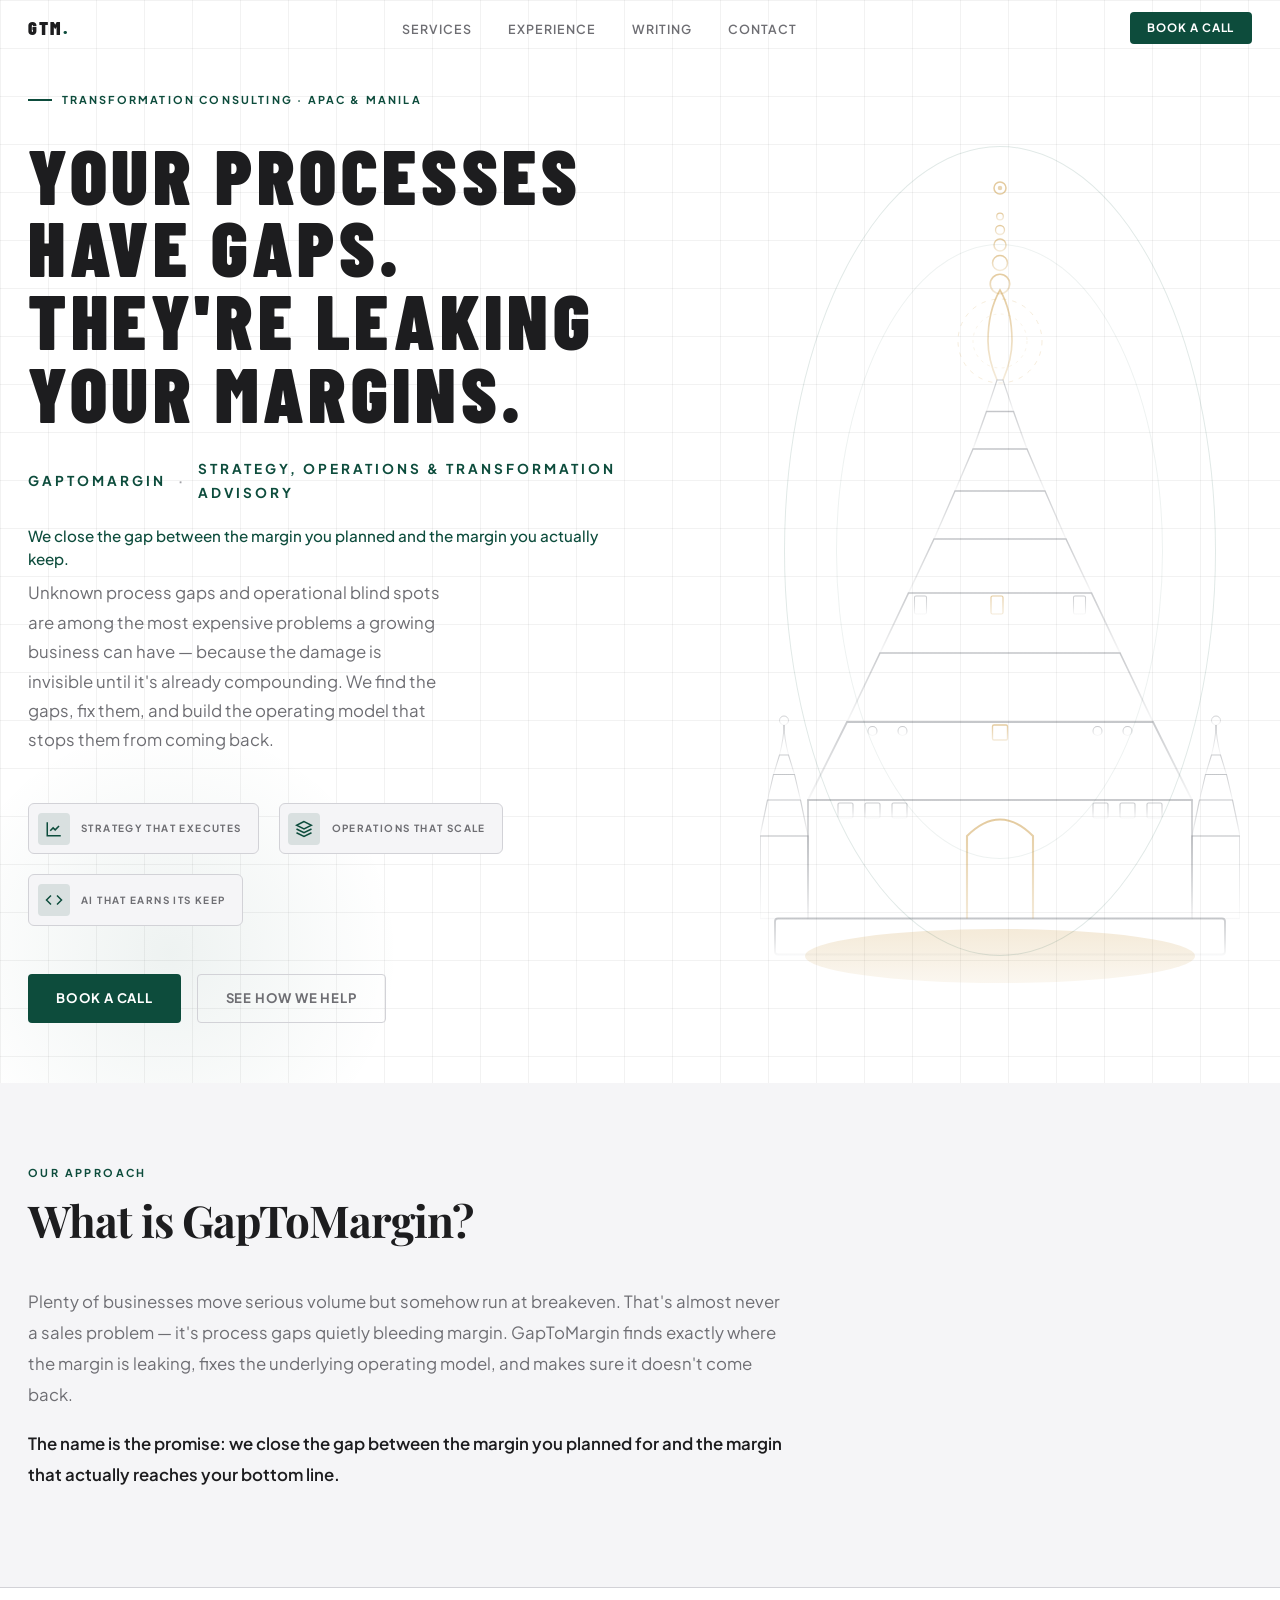
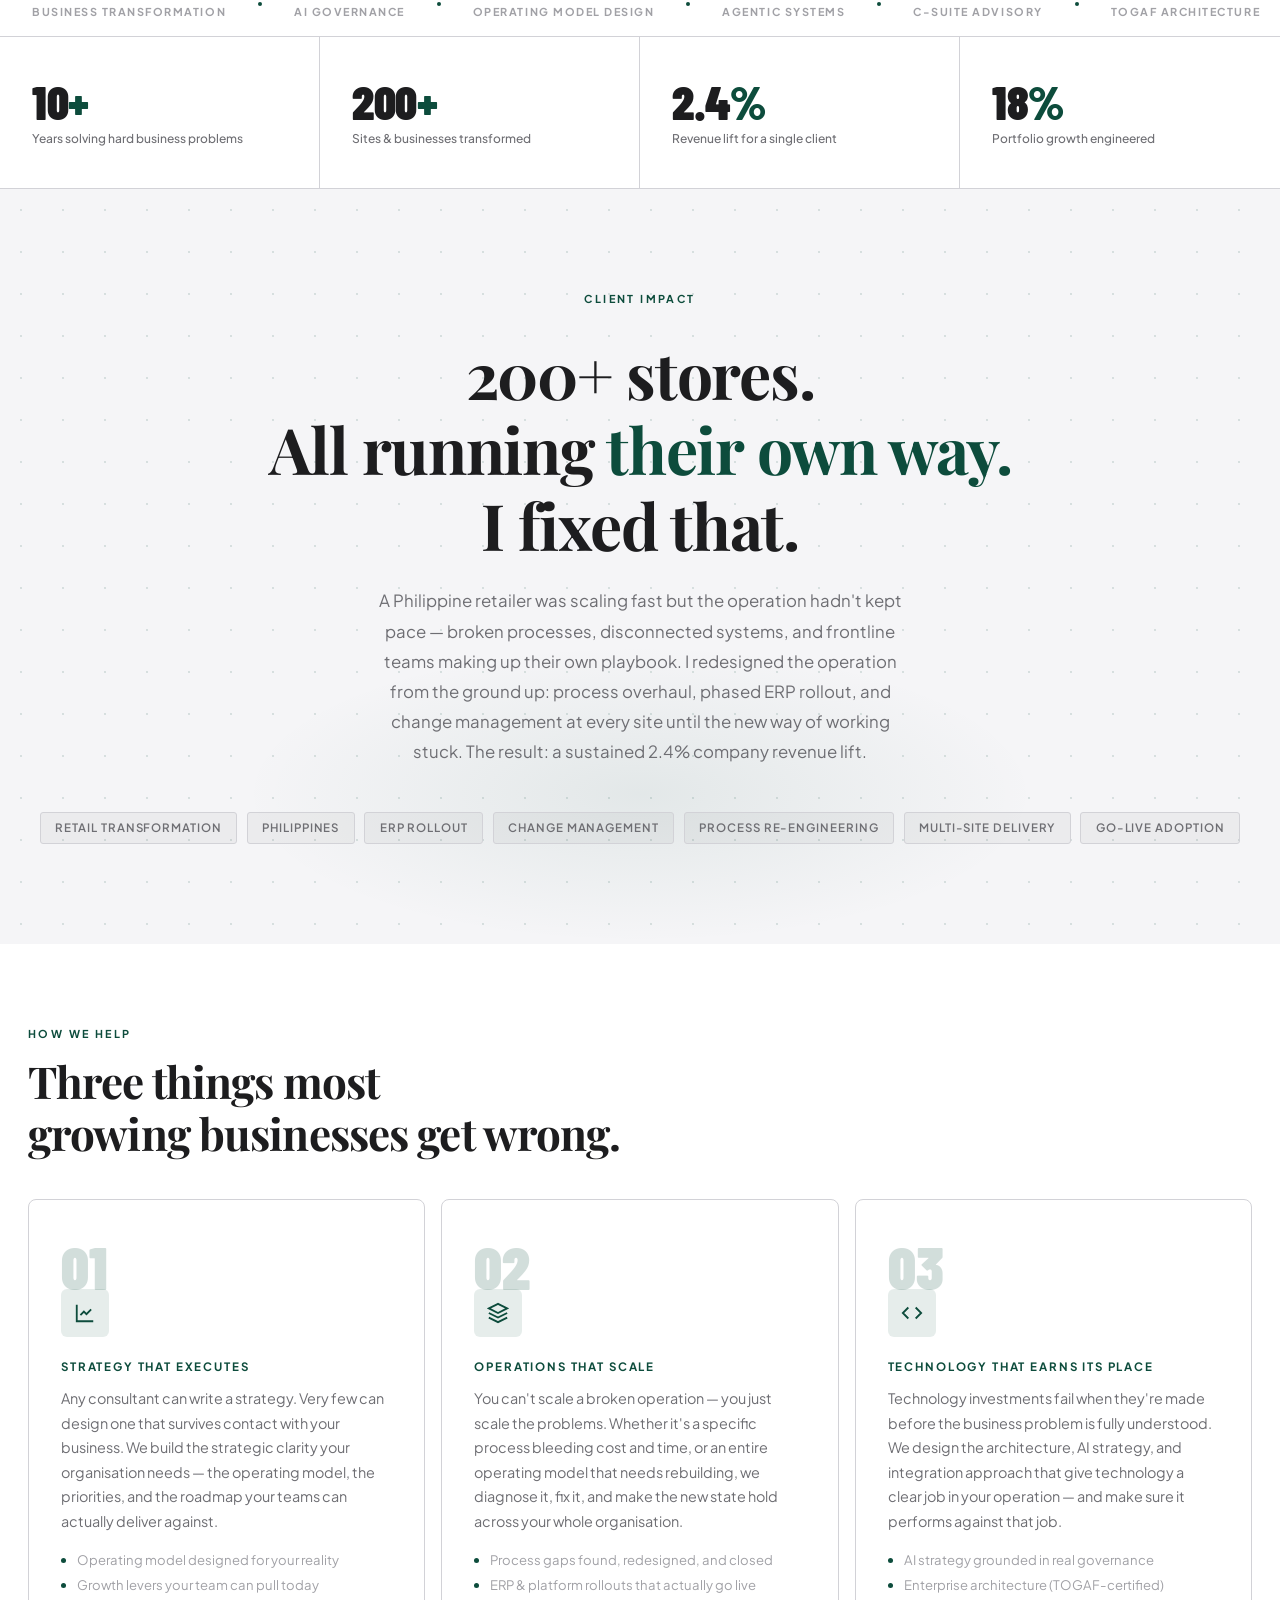
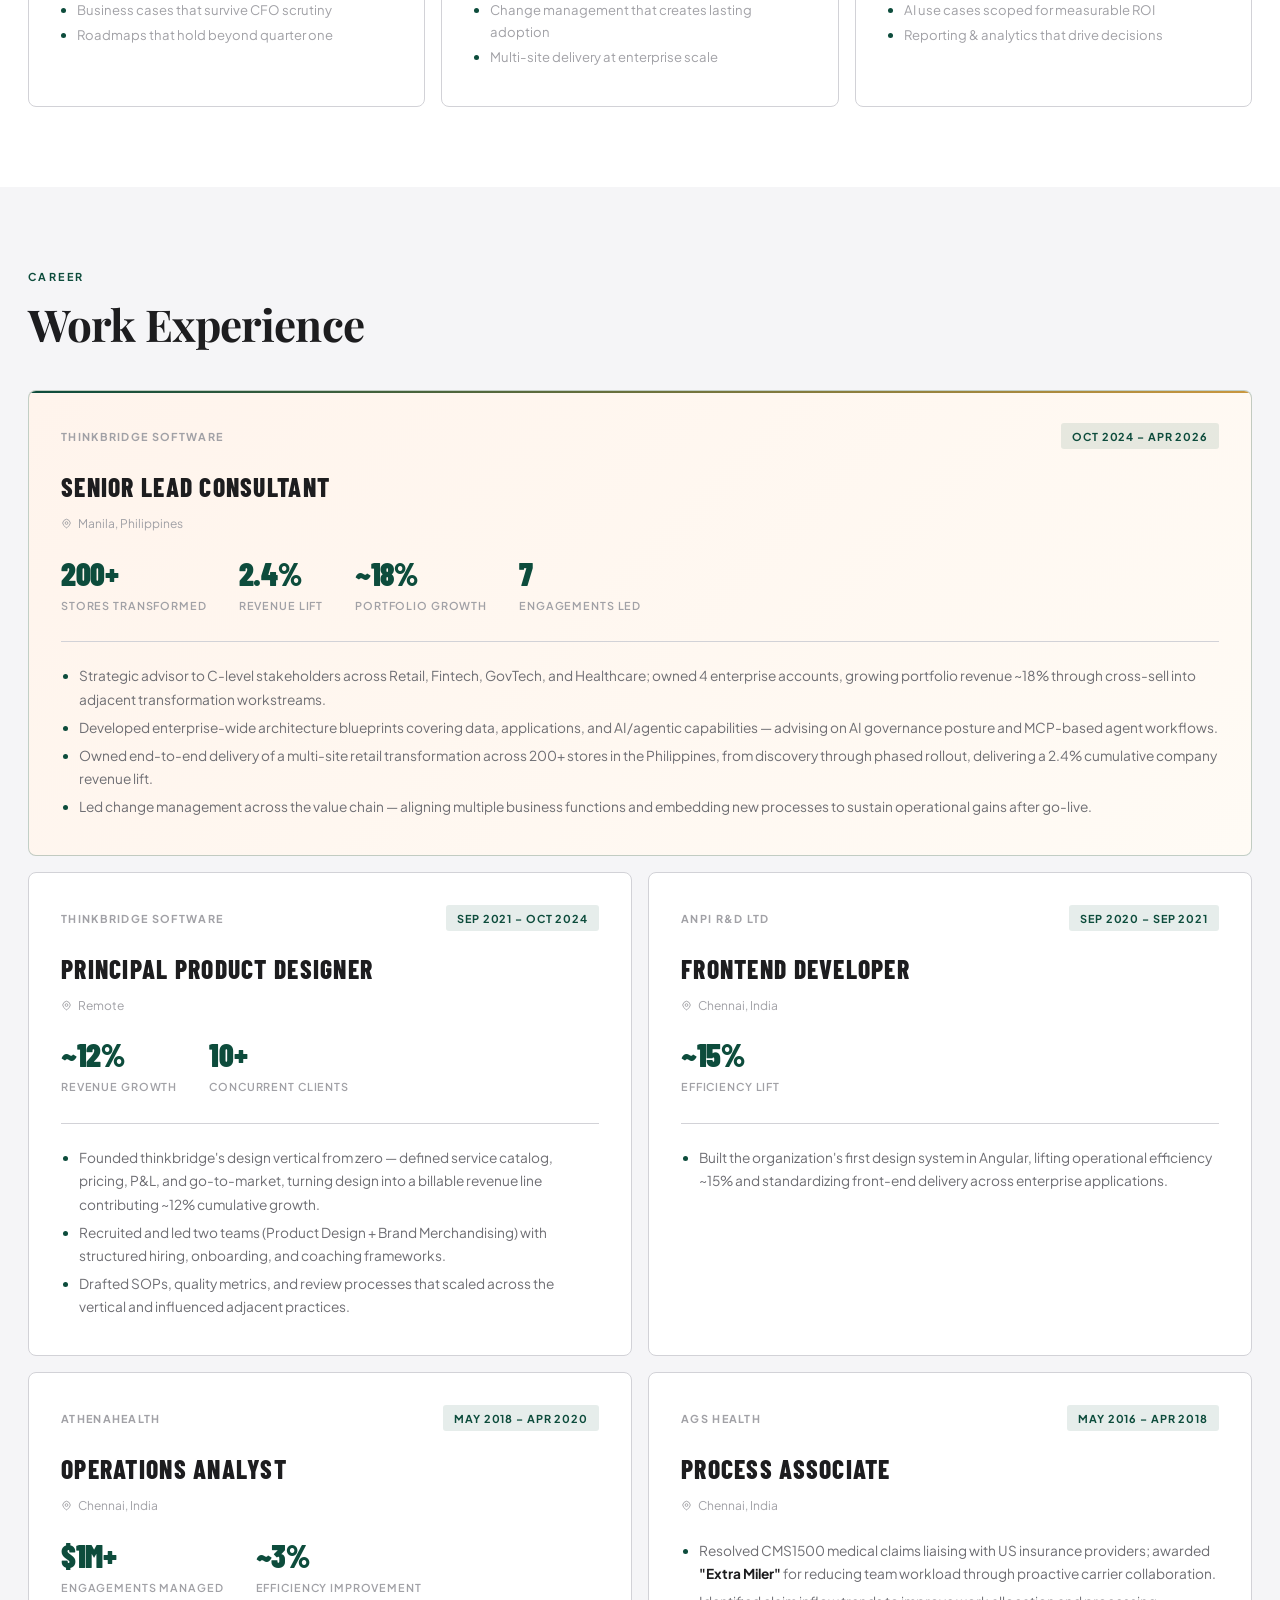
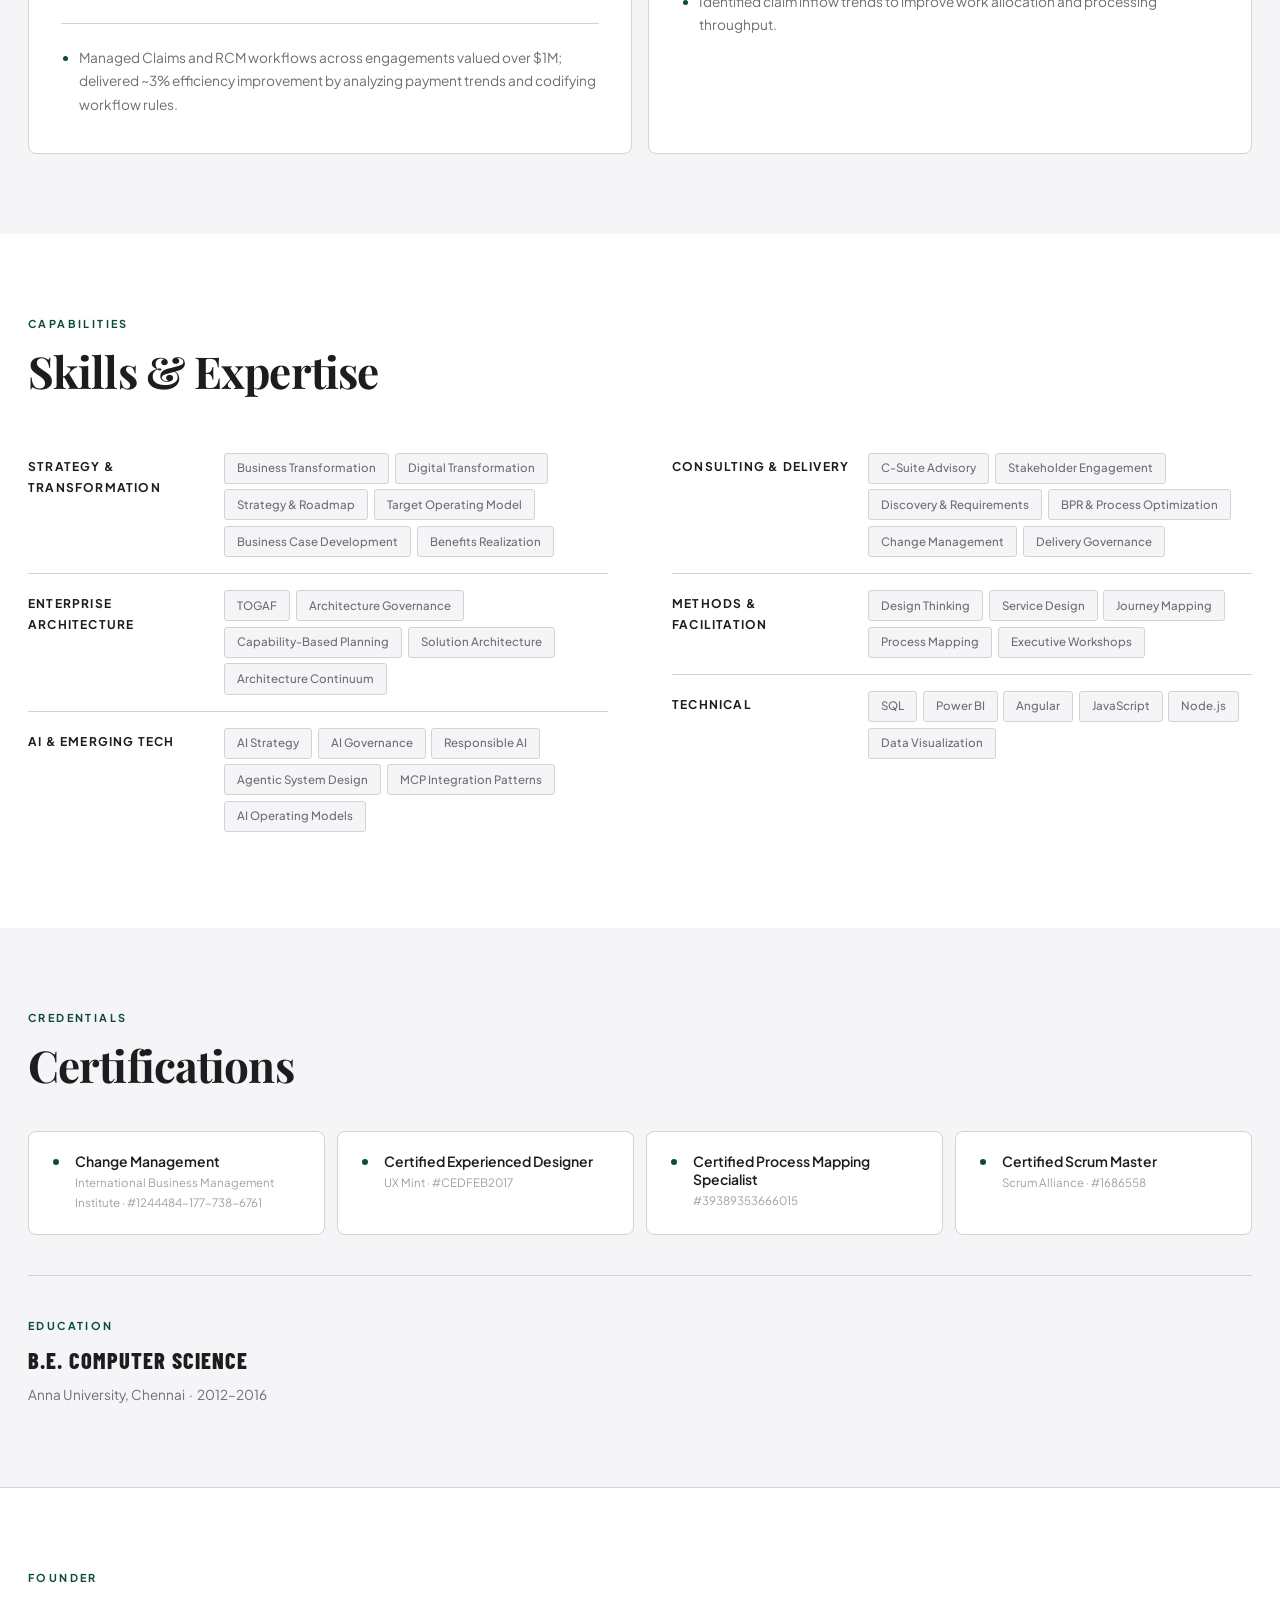
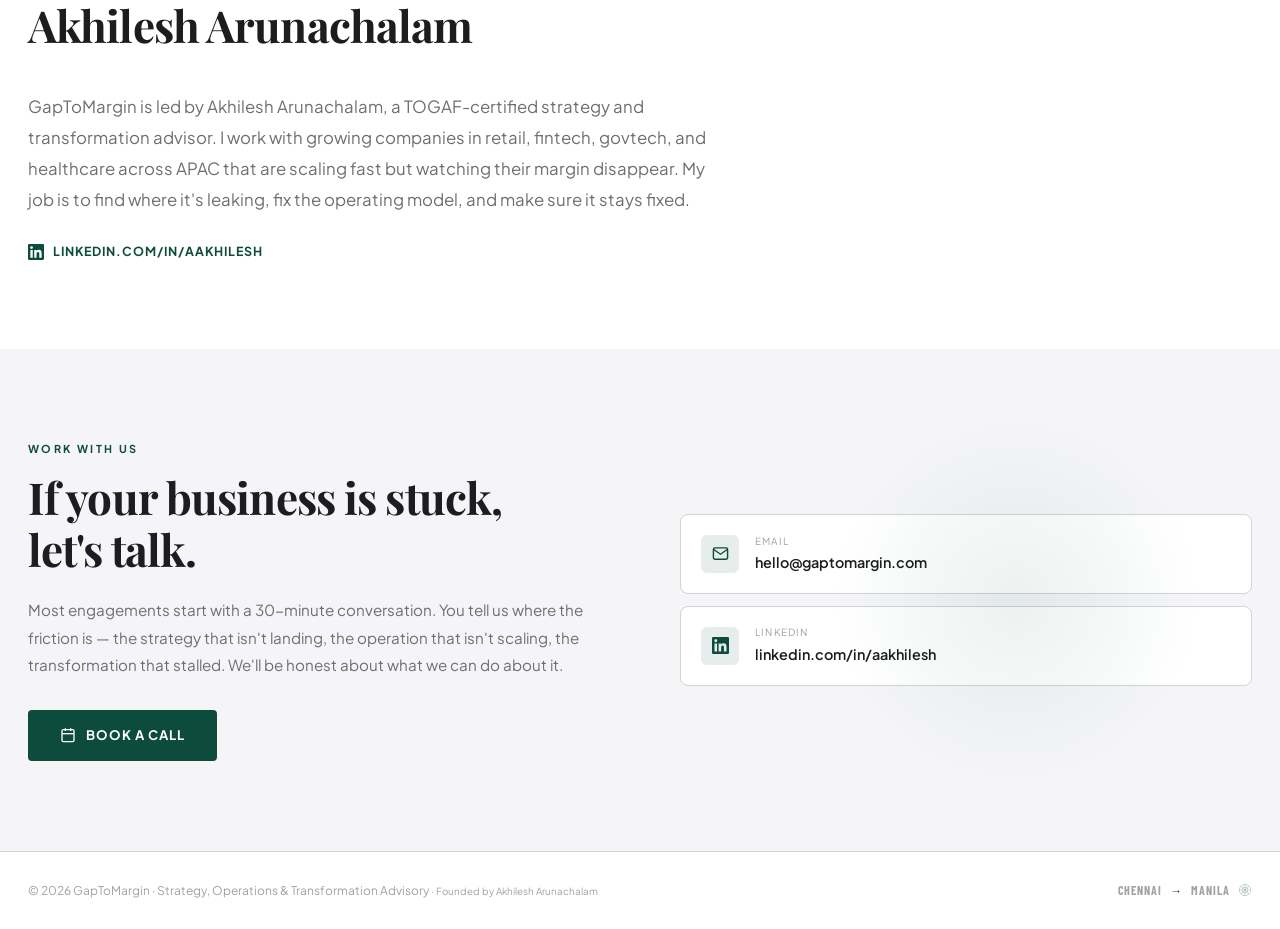
<file: index.html>
<!DOCTYPE html>
<html lang="en">
<head>
  <meta charset="UTF-8"/>
  <meta name="viewport" content="width=device-width, initial-scale=1.0"/>
  <meta name="description" content="GapToMargin helps fast-moving businesses find where their margin is leaking and turn it back into profit. We close the gap between the margin you planned and the margin you actually keep."/>
  <title>GapToMargin — Close the gap between planned and actual margin</title>
  <link rel="canonical" href="https://gaptomargin.com"/>
  <meta property="og:title" content="GapToMargin"/>
  <meta property="og:description" content="We close the gap between planned margin and actual margin — and turn it back into profit."/>
  <meta property="og:url" content="https://gaptomargin.com"/>
  <meta property="og:image" content="https://gaptomargin.com/og-image.png"/>
  <meta name="twitter:card" content="summary_large_image"/>
  <meta name="twitter:title" content="GapToMargin"/>
  <meta name="twitter:description" content="We close the gap between planned margin and actual margin — and turn it back into profit."/>
  <link rel="preconnect" href="https://fonts.googleapis.com"/>
  <link href="https://fonts.googleapis.com/css2?family=Barlow+Condensed:wght@700;800;900&family=Playfair+Display:wght@600;700;800&family=Plus+Jakarta+Sans:wght@300;400;500;600;700;800&display=swap" rel="stylesheet"/>
  <link rel="stylesheet" href="styles.css"/>
  <style>
    /* homepage-only: nothing extra needed */
  </style>
</head>
<body>

<!-- ══ NAV ════════════════════════════════════════════ -->
<nav id="nav">
  <a href="index.html" class="nav-logo">GtM<span>.</span></a>
  <ul>
    <li><a href="services.html">Services</a></li>
    <li><a href="#experience">Experience</a></li>
    <li><a href="blog/">Writing</a></li>
    <li><a href="#contact">Contact</a></li>
  </ul>
  <a href="https://calendly.com/akhilesh-arunachalam" target="_blank" class="nav-cta">Book a call</a>
</nav>

<!-- ══ HERO ═══════════════════════════════════════════ -->
<section id="hero">
  <div class="hero-left">
    <div class="hero-tag fade d1">Transformation Consulting · APAC &amp; Manila</div>
    <h1 class="fade d2">Your processes<br>have gaps.<br>They're leaking<br>your margins.</h1>
    <div class="hero-tagline fade d2">
      GapToMargin<span class="tl-sep"> · </span>Strategy, Operations &amp; Transformation Advisory
    </div>
    <p class="hero-sub fade d2">We close the gap between the margin you planned and the margin you actually keep.</p>
    <p class="hero-desc fade d3">
      Unknown process gaps and operational blind spots are among the most expensive problems a growing business can have — because the damage is invisible until it's already compounding. We find the gaps, fix them, and build the operating model that stops them from coming back.
    </p>
    <div class="cap-badges fade d3">
      <div class="cap-badge">
        <div class="cap-icon">
          <svg width="18" height="18" fill="none" viewBox="0 0 24 24" stroke="currentColor" stroke-width="2"><path d="M3 3v18h18"/><path d="M18.7 8l-5.1 5.2-2.8-2.7L7 14.3"/></svg>
        </div>
        <span class="cap-text">Strategy that executes</span>
      </div>
      <div class="cap-badge">
        <div class="cap-icon">
          <svg width="18" height="18" fill="none" viewBox="0 0 24 24" stroke="currentColor" stroke-width="2"><path d="M12 2L2 7l10 5 10-5-10-5z"/><path d="M2 17l10 5 10-5M2 12l10 5 10-5"/></svg>
        </div>
        <span class="cap-text">Operations that scale</span>
      </div>
      <div class="cap-badge">
        <div class="cap-icon">
          <svg width="18" height="18" fill="none" viewBox="0 0 24 24" stroke="currentColor" stroke-width="2"><polyline points="16 18 22 12 16 6"/><polyline points="8 6 2 12 8 18"/></svg>
        </div>
        <span class="cap-text">AI that earns its keep</span>
      </div>
    </div>
    <div class="hero-actions fade d4">
      <a href="https://calendly.com/akhilesh-arunachalam" target="_blank" class="btn btn-primary">Book a call</a>
      <a href="services.html" class="btn btn-outline">See how we help</a>
    </div>
  </div>

  <!-- Gopuram illustration -->
  <div class="hero-right">
    <div class="gopuram-wrap">
      <div class="gopuram-halo"></div>

      <!-- SVG Gopuram — South Indian temple architectural illustration -->
      <svg class="gopuram-svg" viewBox="0 0 320 600" fill="none" xmlns="http://www.w3.org/2000/svg">
        <defs>
          <linearGradient id="gpFade" x1="0" y1="0" x2="0" y2="1">
            <stop offset="0%"   stop-color="#0d1421" stop-opacity="0.22"/>
            <stop offset="60%"  stop-color="#0d1421" stop-opacity="0.12"/>
            <stop offset="100%" stop-color="#0d1421" stop-opacity="0.03"/>
          </linearGradient>
          <linearGradient id="gpGold" x1="0" y1="0" x2="0" y2="1">
            <stop offset="0%"   stop-color="#c9973f" stop-opacity="0.5"/>
            <stop offset="100%" stop-color="#c9973f" stop-opacity="0.2"/>
          </linearGradient>
        </defs>

        <!-- Ground glow -->
        <ellipse cx="160" cy="570" rx="130" ry="18" fill="url(#gpGold)" opacity=".4"/>

        <!-- Platform -->
        <rect x="10" y="545" width="300" height="24" rx="2" stroke="url(#gpFade)" stroke-width="1.2"/>
        <line x1="10" y1="554" x2="310" y2="554" stroke="url(#gpFade)" stroke-width=".7"/>

        <!-- Base walls -->
        <rect x="32" y="466" width="256" height="79" stroke="url(#gpFade)" stroke-width="1.2"/>

        <!-- Entrance arch -->
        <path d="M 138,545 L 138,490 Q 160,468 182,490 L 182,545" stroke="url(#gpGold)" stroke-width="1.4"/>
        <!-- Arch detail lines -->
        <line x1="148" y1="510" x2="148" y2="495" stroke="url(#gpFade)" stroke-width=".7"/>
        <line x1="172" y1="510" x2="172" y2="495" stroke="url(#gpFade)" stroke-width=".7"/>

        <!-- Side pillars on base wall -->
        <line x1="52"  y1="466" x2="52"  y2="545" stroke="url(#gpFade)" stroke-width="1.2"/>
        <line x1="78"  y1="466" x2="78"  y2="545" stroke="url(#gpFade)" stroke-width=".8"/>
        <line x1="242" y1="466" x2="242" y2="545" stroke="url(#gpFade)" stroke-width=".8"/>
        <line x1="268" y1="466" x2="268" y2="545" stroke="url(#gpFade)" stroke-width="1.2"/>

        <!-- Decorative row on base wall top -->
        <rect x="52"  y="468" width="10" height="10" rx="1" stroke="url(#gpFade)" stroke-width=".8"/>
        <rect x="70"  y="468" width="10" height="10" rx="1" stroke="url(#gpFade)" stroke-width=".8"/>
        <rect x="88"  y="468" width="10" height="10" rx="1" stroke="url(#gpFade)" stroke-width=".8"/>
        <rect x="222" y="468" width="10" height="10" rx="1" stroke="url(#gpFade)" stroke-width=".8"/>
        <rect x="240" y="468" width="10" height="10" rx="1" stroke="url(#gpFade)" stroke-width=".8"/>
        <rect x="258" y="468" width="10" height="10" rx="1" stroke="url(#gpFade)" stroke-width=".8"/>

        <!-- ─── GOPURAM TIERS (8 tiers tapering upward) ─── -->

        <!-- Tier 1 -->
        <path d="M 32,466 L 58,414 L 262,414 L 288,466 Z" stroke="url(#gpFade)" stroke-width="1.2"/>
        <line x1="40"  y1="447" x2="280" y2="447" stroke="url(#gpFade)" stroke-width=".7"/>
        <line x1="50"  y1="428" x2="270" y2="428" stroke="url(#gpFade)" stroke-width=".7"/>
        <!-- Tier 1 figurines -->
        <circle cx="75"  cy="420" r="3" stroke="url(#gpFade)" stroke-width=".8"/>
        <circle cx="95"  cy="420" r="3" stroke="url(#gpFade)" stroke-width=".8"/>
        <circle cx="225" cy="420" r="3" stroke="url(#gpFade)" stroke-width=".8"/>
        <circle cx="245" cy="420" r="3" stroke="url(#gpFade)" stroke-width=".8"/>
        <rect x="155" y="416" width="10" height="10" rx="1" stroke="url(#gpGold)" stroke-width=".9"/>

        <!-- Tier 2 -->
        <path d="M 58,414 L 80,368 L 240,368 L 262,414 Z" stroke="url(#gpFade)" stroke-width="1.1"/>
        <line x1="64"  y1="397" x2="256" y2="397" stroke="url(#gpFade)" stroke-width=".7"/>
        <line x1="72"  y1="381" x2="248" y2="381" stroke="url(#gpFade)" stroke-width=".7"/>

        <!-- Tier 3 -->
        <path d="M 80,368 L 99,328 L 221,328 L 240,368 Z" stroke="url(#gpFade)" stroke-width="1.1"/>
        <line x1="85"  y1="351" x2="235" y2="351" stroke="url(#gpFade)" stroke-width=".7"/>
        <line x1="91"  y1="337" x2="229" y2="337" stroke="url(#gpFade)" stroke-width=".7"/>
        <!-- Tier 3 niches (miniature shrine figures) -->
        <rect x="103" y="330" width="8" height="12" rx="1" stroke="url(#gpFade)" stroke-width=".7"/>
        <rect x="154" y="330" width="8" height="12" rx="1" stroke="url(#gpGold)" stroke-width=".8"/>
        <rect x="209" y="330" width="8" height="12" rx="1" stroke="url(#gpFade)" stroke-width=".7"/>

        <!-- Tier 4 -->
        <path d="M 99,328 L 116,292 L 204,292 L 221,328 Z" stroke="url(#gpFade)" stroke-width="1"/>
        <line x1="103" y1="313" x2="217" y2="313" stroke="url(#gpFade)" stroke-width=".7"/>
        <line x1="108" y1="300" x2="212" y2="300" stroke="url(#gpFade)" stroke-width=".7"/>

        <!-- Tier 5 -->
        <path d="M 116,292 L 130,260 L 190,260 L 204,292 Z" stroke="url(#gpFade)" stroke-width=".9"/>
        <line x1="120" y1="279" x2="200" y2="279" stroke="url(#gpFade)" stroke-width=".6"/>
        <line x1="125" y1="267" x2="195" y2="267" stroke="url(#gpFade)" stroke-width=".6"/>

        <!-- Tier 6 -->
        <path d="M 130,260 L 142,232 L 178,232 L 190,260 Z" stroke="url(#gpFade)" stroke-width=".9"/>
        <line x1="133" y1="249" x2="187" y2="249" stroke="url(#gpFade)" stroke-width=".6"/>
        <line x1="137" y1="238" x2="183" y2="238" stroke="url(#gpFade)" stroke-width=".6"/>

        <!-- Tier 7 -->
        <path d="M 142,232 L 151,207 L 169,207 L 178,232 Z" stroke="url(#gpFade)" stroke-width=".9"/>
        <line x1="144" y1="222" x2="176" y2="222" stroke="url(#gpFade)" stroke-width=".6"/>
        <line x1="147" y1="212" x2="173" y2="212" stroke="url(#gpFade)" stroke-width=".6"/>

        <!-- Tier 8 -->
        <path d="M 151,207 L 158,186 L 162,186 L 169,207 Z" stroke="url(#gpFade)" stroke-width=".8"/>
        <line x1="152" y1="198" x2="168" y2="198" stroke="url(#gpFade)" stroke-width=".5"/>

        <!-- ─── SHIKHARA (curved barrel top) ─── -->
        <path d="M 158,186 Q 152,172 152,160 Q 152,140 160,126 Q 168,140 168,160 Q 168,172 162,186" stroke="url(#gpGold)" stroke-width="1.1"/>

        <!-- ─── KALASAM (finials/spire tops) ─── -->
        <circle cx="160" cy="122" r="6.5"  stroke="url(#gpGold)" stroke-width="1.1"/>
        <circle cx="160" cy="108" r="5"    stroke="url(#gpGold)" stroke-width="1"/>
        <circle cx="160" cy="96"  r="4"    stroke="url(#gpGold)" stroke-width="1"/>
        <circle cx="160" cy="86"  r="3"    stroke="url(#gpGold)" stroke-width=".9"/>
        <circle cx="160" cy="77"  r="2.2"  stroke="url(#gpGold)" stroke-width=".8"/>
        <line   x1="160" y1="74"  x2="160" y2="62" stroke="url(#gpGold)" stroke-width=".8"/>
        <circle cx="160" cy="58"  r="4"    fill="none" stroke="#c9973f" stroke-width="1" opacity=".5"/>
        <circle cx="160" cy="58"  r="1.5"  fill="#c9973f" opacity=".4"/>

        <!-- ─── KOLAM decorative ring at base of top spire ─── -->
        <circle cx="160" cy="160" r="28" stroke="#c9973f" stroke-width=".6" stroke-dasharray="3 4" opacity=".2"/>
        <circle cx="160" cy="160" r="18" stroke="#c9973f" stroke-width=".5" stroke-dasharray="2 3" opacity=".15"/>

        <!-- ─── SIDE MINI-TOWERS (flanking structures) ─── -->
        <!-- Left -->
        <rect  x="0"  y="490" width="32" height="55" stroke="url(#gpFade)" stroke-width=".8"/>
        <path  d="M 0,490 L 5,466 L 27,466 L 32,490 Z" stroke="url(#gpFade)" stroke-width=".8"/>
        <path  d="M 5,466 L 9,449 L 23,449 L 27,466 Z" stroke="url(#gpFade)" stroke-width=".7"/>
        <path  d="M 9,449 L 13,436 L 19,436 L 23,449 Z" stroke="url(#gpFade)" stroke-width=".7"/>
        <path  d="M 13,436 Q 16,424 16,416 Q 16,424 19,436" stroke="url(#gpFade)" stroke-width=".6"/>
        <circle cx="16" cy="413" r="3" stroke="url(#gpFade)" stroke-width=".6"/>

        <!-- Right -->
        <rect  x="288" y="490" width="32" height="55" stroke="url(#gpFade)" stroke-width=".8"/>
        <path  d="M 288,490 L 293,466 L 315,466 L 320,490 Z" stroke="url(#gpFade)" stroke-width=".8"/>
        <path  d="M 293,466 L 297,449 L 311,449 L 315,466 Z" stroke="url(#gpFade)" stroke-width=".7"/>
        <path  d="M 297,449 L 301,436 L 307,436 L 311,449 Z" stroke="url(#gpFade)" stroke-width=".7"/>
        <path  d="M 301,436 Q 304,424 304,416 Q 304,424 307,436" stroke="url(#gpFade)" stroke-width=".6"/>
        <circle cx="304" cy="413" r="3" stroke="url(#gpFade)" stroke-width=".6"/>

        <!-- ─── Ground line with water reflections ─── -->
        <line x1="0" y1="569" x2="320" y2="569" stroke="url(#gpFade)" stroke-width=".6"/>
        <line x1="20" y1="577" x2="110" y2="577" stroke="url(#gpFade)" stroke-width=".4"/>
        <line x1="200" y1="577" x2="300" y2="577" stroke="url(#gpFade)" stroke-width=".4"/>
        <line x1="60" y1="584" x2="140" y2="584" stroke="url(#gpFade)" stroke-width=".3"/>
        <line x1="170" y1="584" x2="260" y2="584" stroke="url(#gpFade)" stroke-width=".3"/>
      </svg>
    </div>
  </div>
</section>

<!-- ══ WHAT IS GAPTOMARGIN ════════════════════════════ -->
<section id="about-gtm">
  <div class="gtm-block fade">
    <p class="sec-label">Our approach</p>
    <h2 class="sec-title">What is GapToMargin?</h2>
    <p class="gtm-body">Plenty of businesses move serious volume but somehow run at breakeven. That's almost never a sales problem — it's process gaps quietly bleeding margin. GapToMargin finds exactly where the margin is leaking, fixes the underlying operating model, and makes sure it doesn't come back.</p>
    <p class="gtm-body gtm-promise">The name is the promise: we close the gap between the margin you planned for and the margin that actually reaches your bottom line.</p>
  </div>
</section>

<!-- ══ MARQUEE ════════════════════════════════════════ -->
<div id="marquee">
  <div class="marquee-track">
    <span class="mi">Business Transformation</span><span class="md"></span>
    <span class="mi">AI Governance</span><span class="md"></span>
    <span class="mi">Operating Model Design</span><span class="md"></span>
    <span class="mi">Agentic Systems</span><span class="md"></span>
    <span class="mi">C-Suite Advisory</span><span class="md"></span>
    <span class="mi">TOGAF Architecture</span><span class="md"></span>
    <span class="mi">Change Management</span><span class="md"></span>
    <span class="mi">MCP Integration</span><span class="md"></span>
    <span class="mi">Program Delivery</span><span class="md"></span>
    <span class="mi">Service Design</span><span class="md"></span>
    <span class="mi">Business Transformation</span><span class="md"></span>
    <span class="mi">AI Governance</span><span class="md"></span>
    <span class="mi">Operating Model Design</span><span class="md"></span>
    <span class="mi">Agentic Systems</span><span class="md"></span>
    <span class="mi">C-Suite Advisory</span><span class="md"></span>
    <span class="mi">TOGAF Architecture</span><span class="md"></span>
    <span class="mi">Change Management</span><span class="md"></span>
    <span class="mi">MCP Integration</span><span class="md"></span>
    <span class="mi">Program Delivery</span><span class="md"></span>
    <span class="mi">Service Design</span><span class="md"></span>
  </div>
</div>

<!-- ══ NUMBERS ════════════════════════════════════════ -->
<div id="numbers">
  <div class="num-item fade d1">
    <div class="big-num">10<span>+</span></div>
    <div class="num-label">Years solving hard business problems</div>
  </div>
  <div class="num-item fade d2">
    <div class="big-num">200<span>+</span></div>
    <div class="num-label">Sites &amp; businesses transformed</div>
  </div>
  <div class="num-item fade d3">
    <div class="big-num">2.4<span>%</span></div>
    <div class="num-label">Revenue lift for a single client</div>
  </div>
  <div class="num-item fade d4">
    <div class="big-num">18<span>%</span></div>
    <div class="num-label">Portfolio growth engineered</div>
  </div>
</div>

<!-- ══ SPOTLIGHT ══════════════════════════════════════ -->
<section id="spotlight">
  <p class="sp-label fade">Client Impact</p>
  <h2 class="sp-head fade d1">200+ stores.<br>All running <em>their own way.</em><br>I fixed that.</h2>
  <p class="sp-sub fade d2">A Philippine retailer was scaling fast but the operation hadn't kept pace — broken processes, disconnected systems, and frontline teams making up their own playbook. I redesigned the operation from the ground up: process overhaul, phased ERP rollout, and change management at every site until the new way of working stuck. The result: a sustained 2.4% company revenue lift.</p>
  <div class="sp-tags fade d3">
    <span class="sp-tag">Retail Transformation</span>
    <span class="sp-tag">Philippines</span>
    <span class="sp-tag">ERP Rollout</span>
    <span class="sp-tag">Change Management</span>
    <span class="sp-tag">Process Re-engineering</span>
    <span class="sp-tag">Multi-site Delivery</span>
    <span class="sp-tag">Go-live Adoption</span>
  </div>
</section>

<!-- ══ PILLARS ════════════════════════════════════════ -->
<section id="pillars">
  <p class="sec-label fade">How we help</p>
  <h2 class="sec-title fade d1">Three things most<br>growing businesses get wrong.</h2>
  <div class="pillars-grid">
    <div class="pillar-card fade d1">
      <div class="pillar-num">01</div>
      <div class="pillar-icon">
        <svg width="22" height="22" fill="none" viewBox="0 0 24 24" stroke="currentColor" stroke-width="2"><path d="M3 3v18h18"/><path d="M18.7 8l-5.1 5.2-2.8-2.7L7 14.3"/></svg>
      </div>
      <h3>Strategy that executes</h3>
      <p>Any consultant can write a strategy. Very few can design one that survives contact with your business. We build the strategic clarity your organisation needs — the operating model, the priorities, and the roadmap your teams can actually deliver against.</p>
      <ul class="pillar-list">
        <li>Operating model designed for your reality</li>
        <li>Growth levers your team can pull today</li>
        <li>Business cases that survive CFO scrutiny</li>
        <li>Roadmaps that hold beyond quarter one</li>
      </ul>
    </div>
    <div class="pillar-card fade d2">
      <div class="pillar-num">02</div>
      <div class="pillar-icon">
        <svg width="22" height="22" fill="none" viewBox="0 0 24 24" stroke="currentColor" stroke-width="2"><path d="M12 2L2 7l10 5 10-5-10-5z"/><path d="M2 17l10 5 10-5M2 12l10 5 10-5"/></svg>
      </div>
      <h3>Operations that scale</h3>
      <p>You can't scale a broken operation — you just scale the problems. Whether it's a specific process bleeding cost and time, or an entire operating model that needs rebuilding, we diagnose it, fix it, and make the new state hold across your whole organisation.</p>
      <ul class="pillar-list">
        <li>Process gaps found, redesigned, and closed</li>
        <li>ERP &amp; platform rollouts that actually go live</li>
        <li>Change management that creates lasting adoption</li>
        <li>Multi-site delivery at enterprise scale</li>
      </ul>
    </div>
    <div class="pillar-card fade d3">
      <div class="pillar-num">03</div>
      <div class="pillar-icon">
        <svg width="22" height="22" fill="none" viewBox="0 0 24 24" stroke="currentColor" stroke-width="2"><polyline points="16 18 22 12 16 6"/><polyline points="8 6 2 12 8 18"/></svg>
      </div>
      <h3>Technology that earns its place</h3>
      <p>Technology investments fail when they're made before the business problem is fully understood. We design the architecture, AI strategy, and integration approach that give technology a clear job in your operation — and make sure it performs against that job.</p>
      <ul class="pillar-list">
        <li>AI strategy grounded in real governance</li>
        <li>Enterprise architecture (TOGAF-certified)</li>
        <li>AI use cases scoped for measurable ROI</li>
        <li>Reporting &amp; analytics that drive decisions</li>
      </ul>
    </div>
  </div>
</section>

<!-- ══ EXPERIENCE ══════════════════════════════════════ -->
<section id="experience">
  <p class="sec-label fade">Career</p>
  <h2 class="sec-title fade d1">Work Experience</h2>
  <div class="exp-grid">

    <!-- HERO ROLE -->
    <div class="exp-card hero-exp fade">
      <div class="exp-co-row">
        <span class="exp-company">Thinkbridge Software</span>
        <span class="exp-period">Oct 2024 – Apr 2026</span>
      </div>
      <div class="exp-role">Senior Lead Consultant</div>
      <div class="exp-loc">
        <svg width="11" height="11" fill="none" viewBox="0 0 24 24" stroke="currentColor" stroke-width="2"><path d="M17.657 16.657L13.414 20.9a2 2 0 01-2.827 0l-4.244-4.243a8 8 0 1111.314 0z"/><circle cx="12" cy="11" r="3"/></svg>
        Manila, Philippines
      </div>
      <div class="exp-metrics">
        <div class="exp-m"><span class="v">200+</span><span class="l">Stores transformed</span></div>
        <div class="exp-m"><span class="v">2.4%</span><span class="l">Revenue lift</span></div>
        <div class="exp-m"><span class="v">~18%</span><span class="l">Portfolio growth</span></div>
        <div class="exp-m"><span class="v">7</span><span class="l">Engagements led</span></div>
      </div>
      <ul class="exp-bullets">
        <li>Strategic advisor to C-level stakeholders across Retail, Fintech, GovTech, and Healthcare; owned 4 enterprise accounts, growing portfolio revenue ~18% through cross-sell into adjacent transformation workstreams.</li>
        <li>Developed enterprise-wide architecture blueprints covering data, applications, and AI/agentic capabilities — advising on AI governance posture and MCP-based agent workflows.</li>
        <li>Owned end-to-end delivery of a multi-site retail transformation across 200+ stores in the Philippines, from discovery through phased rollout, delivering a 2.4% cumulative company revenue lift.</li>
        <li>Led change management across the value chain — aligning multiple business functions and embedding new processes to sustain operational gains after go-live.</li>
      </ul>
    </div>

    <!-- Principal Designer -->
    <div class="exp-card fade d1">
      <div class="exp-co-row">
        <span class="exp-company">Thinkbridge Software</span>
        <span class="exp-period">Sep 2021 – Oct 2024</span>
      </div>
      <div class="exp-role">Principal Product Designer</div>
      <div class="exp-loc">
        <svg width="11" height="11" fill="none" viewBox="0 0 24 24" stroke="currentColor" stroke-width="2"><path d="M17.657 16.657L13.414 20.9a2 2 0 01-2.827 0l-4.244-4.243a8 8 0 1111.314 0z"/><circle cx="12" cy="11" r="3"/></svg>
        Remote
      </div>
      <div class="exp-metrics">
        <div class="exp-m"><span class="v">~12%</span><span class="l">Revenue growth</span></div>
        <div class="exp-m"><span class="v">10+</span><span class="l">Concurrent clients</span></div>
      </div>
      <ul class="exp-bullets">
        <li>Founded thinkbridge's design vertical from zero — defined service catalog, pricing, P&amp;L, and go-to-market, turning design into a billable revenue line contributing ~12% cumulative growth.</li>
        <li>Recruited and led two teams (Product Design + Brand Merchandising) with structured hiring, onboarding, and coaching frameworks.</li>
        <li>Drafted SOPs, quality metrics, and review processes that scaled across the vertical and influenced adjacent practices.</li>
      </ul>
    </div>

    <!-- Frontend Dev -->
    <div class="exp-card fade d1">
      <div class="exp-co-row">
        <span class="exp-company">ANPI R&amp;D Ltd</span>
        <span class="exp-period">Sep 2020 – Sep 2021</span>
      </div>
      <div class="exp-role">Frontend Developer</div>
      <div class="exp-loc">
        <svg width="11" height="11" fill="none" viewBox="0 0 24 24" stroke="currentColor" stroke-width="2"><path d="M17.657 16.657L13.414 20.9a2 2 0 01-2.827 0l-4.244-4.243a8 8 0 1111.314 0z"/><circle cx="12" cy="11" r="3"/></svg>
        Chennai, India
      </div>
      <div class="exp-metrics">
        <div class="exp-m"><span class="v">~15%</span><span class="l">Efficiency lift</span></div>
      </div>
      <ul class="exp-bullets">
        <li>Built the organization's first design system in Angular, lifting operational efficiency ~15% and standardizing front-end delivery across enterprise applications.</li>
      </ul>
    </div>

    <!-- Athenahealth -->
    <div class="exp-card fade d2">
      <div class="exp-co-row">
        <span class="exp-company">Athenahealth</span>
        <span class="exp-period">May 2018 – Apr 2020</span>
      </div>
      <div class="exp-role">Operations Analyst</div>
      <div class="exp-loc">
        <svg width="11" height="11" fill="none" viewBox="0 0 24 24" stroke="currentColor" stroke-width="2"><path d="M17.657 16.657L13.414 20.9a2 2 0 01-2.827 0l-4.244-4.243a8 8 0 1111.314 0z"/><circle cx="12" cy="11" r="3"/></svg>
        Chennai, India
      </div>
      <div class="exp-metrics">
        <div class="exp-m"><span class="v">$1M+</span><span class="l">Engagements managed</span></div>
        <div class="exp-m"><span class="v">~3%</span><span class="l">Efficiency improvement</span></div>
      </div>
      <ul class="exp-bullets">
        <li>Managed Claims and RCM workflows across engagements valued over $1M; delivered ~3% efficiency improvement by analyzing payment trends and codifying workflow rules.</li>
      </ul>
    </div>

    <!-- AGS Health -->
    <div class="exp-card fade d3">
      <div class="exp-co-row">
        <span class="exp-company">AGS Health</span>
        <span class="exp-period">May 2016 – Apr 2018</span>
      </div>
      <div class="exp-role">Process Associate</div>
      <div class="exp-loc">
        <svg width="11" height="11" fill="none" viewBox="0 0 24 24" stroke="currentColor" stroke-width="2"><path d="M17.657 16.657L13.414 20.9a2 2 0 01-2.827 0l-4.244-4.243a8 8 0 1111.314 0z"/><circle cx="12" cy="11" r="3"/></svg>
        Chennai, India
      </div>
      <ul class="exp-bullets" style="margin-top:.75rem">
        <li>Resolved CMS1500 medical claims liaising with US insurance providers; awarded <strong style="color:var(--text)">"Extra Miler"</strong> for reducing team workload through proactive carrier collaboration.</li>
        <li>Identified claim inflow trends to improve work allocation and processing throughput.</li>
      </ul>
    </div>

  </div>
</section>

<!-- ══ SKILLS ══════════════════════════════════════════ -->
<section id="skills">
  <p class="sec-label fade">Capabilities</p>
  <h2 class="sec-title fade d1">Skills &amp; Expertise</h2>
  <div class="skills-grid">
    <div>
      <div class="sk-row fade">
        <span class="sk-cat">Strategy &amp; Transformation</span>
        <div class="sk-tags">
          <span class="sk-tag">Business Transformation</span>
          <span class="sk-tag">Digital Transformation</span>
          <span class="sk-tag">Strategy &amp; Roadmap</span>
          <span class="sk-tag">Target Operating Model</span>
          <span class="sk-tag">Business Case Development</span>
          <span class="sk-tag">Benefits Realization</span>
        </div>
      </div>
      <div class="sk-row fade d1">
        <span class="sk-cat">Enterprise Architecture</span>
        <div class="sk-tags">
          <span class="sk-tag">TOGAF</span>
          <span class="sk-tag">Architecture Governance</span>
          <span class="sk-tag">Capability-Based Planning</span>
          <span class="sk-tag">Solution Architecture</span>
          <span class="sk-tag">Architecture Continuum</span>
        </div>
      </div>
      <div class="sk-row fade d2">
        <span class="sk-cat">AI &amp; Emerging Tech</span>
        <div class="sk-tags">
          <span class="sk-tag">AI Strategy</span>
          <span class="sk-tag">AI Governance</span>
          <span class="sk-tag">Responsible AI</span>
          <span class="sk-tag">Agentic System Design</span>
          <span class="sk-tag">MCP Integration Patterns</span>
          <span class="sk-tag">AI Operating Models</span>
        </div>
      </div>
    </div>
    <div>
      <div class="sk-row fade">
        <span class="sk-cat">Consulting &amp; Delivery</span>
        <div class="sk-tags">
          <span class="sk-tag">C-Suite Advisory</span>
          <span class="sk-tag">Stakeholder Engagement</span>
          <span class="sk-tag">Discovery &amp; Requirements</span>
          <span class="sk-tag">BPR &amp; Process Optimization</span>
          <span class="sk-tag">Change Management</span>
          <span class="sk-tag">Delivery Governance</span>
        </div>
      </div>
      <div class="sk-row fade d1">
        <span class="sk-cat">Methods &amp; Facilitation</span>
        <div class="sk-tags">
          <span class="sk-tag">Design Thinking</span>
          <span class="sk-tag">Service Design</span>
          <span class="sk-tag">Journey Mapping</span>
          <span class="sk-tag">Process Mapping</span>
          <span class="sk-tag">Executive Workshops</span>
        </div>
      </div>
      <div class="sk-row fade d2">
        <span class="sk-cat">Technical</span>
        <div class="sk-tags">
          <span class="sk-tag">SQL</span>
          <span class="sk-tag">Power BI</span>
          <span class="sk-tag">Angular</span>
          <span class="sk-tag">JavaScript</span>
          <span class="sk-tag">Node.js</span>
          <span class="sk-tag">Data Visualization</span>
        </div>
      </div>
    </div>
  </div>
</section>

<!-- ══ CERTIFICATIONS ══════════════════════════════════ -->
<section id="certs">
  <p class="sec-label fade">Credentials</p>
  <h2 class="sec-title fade d1">Certifications</h2>
  <div class="cert-grid">
    <div class="cert-card fade d1">
      <div class="cert-dot"></div>
      <div>
        <h4>Change Management</h4>
        <p>International Business Management Institute · #1244484-177-738-6761</p>
      </div>
    </div>
    <div class="cert-card fade d2">
      <div class="cert-dot"></div>
      <div>
        <h4>Certified Experienced Designer</h4>
        <p>UX Mint · #CEDFEB2017</p>
      </div>
    </div>
    <div class="cert-card fade d3">
      <div class="cert-dot"></div>
      <div>
        <h4>Certified Process Mapping Specialist</h4>
        <p>#39389353666015</p>
      </div>
    </div>
    <div class="cert-card fade d4">
      <div class="cert-dot"></div>
      <div>
        <h4>Certified Scrum Master</h4>
        <p>Scrum Alliance · #1686558</p>
      </div>
    </div>
  </div>

  <!-- Education inline -->
  <div style="margin-top:2.5rem;padding-top:2.5rem;border-top:1px solid var(--border);display:flex;align-items:center;gap:1.5rem;flex-wrap:wrap">
    <div>
      <p class="sec-label" style="margin-bottom:.4rem">Education</p>
      <p style="font-family:'Barlow Condensed',sans-serif;font-size:1.4rem;font-weight:800;letter-spacing:.05em;text-transform:uppercase;color:var(--text)">B.E. Computer Science</p>
      <p style="font-size:.85rem;color:var(--muted);margin-top:.2rem">Anna University, Chennai &nbsp;·&nbsp; 2012–2016</p>
    </div>
  </div>
</section>

<!-- ══ FOUNDER ════════════════════════════════════════ -->
<section id="founder">
  <div class="founder-block fade">
    <p class="sec-label">Founder</p>
    <h2 class="sec-title">Akhilesh Arunachalam</h2>
    <p class="founder-body">GapToMargin is led by Akhilesh Arunachalam, a TOGAF-certified strategy and transformation advisor. I work with growing companies in retail, fintech, govtech, and healthcare across APAC that are scaling fast but watching their margin disappear. My job is to find where it's leaking, fix the operating model, and make sure it stays fixed.</p>
    <a href="https://www.linkedin.com/in/aakhilesh/" target="_blank" rel="noopener" class="founder-linkedin">
      <svg width="16" height="16" fill="currentColor" viewBox="0 0 24 24"><path d="M20.447 20.452h-3.554v-5.569c0-1.328-.027-3.037-1.852-3.037-1.853 0-2.136 1.445-2.136 2.939v5.667H9.351V9h3.414v1.561h.046c.477-.9 1.637-1.85 3.37-1.85 3.601 0 4.267 2.37 4.267 5.455v6.286zM5.337 7.433a2.062 2.062 0 01-2.063-2.065 2.064 2.064 0 112.063 2.065zm1.782 13.019H3.555V9h3.564v11.452zM22.225 0H1.771C.792 0 0 .774 0 1.729v20.542C0 23.227.792 24 1.771 24h20.451C23.2 24 24 23.227 24 22.271V1.729C24 .774 23.2 0 22.222 0h.003z"/></svg>
      linkedin.com/in/aakhilesh
    </a>
  </div>
</section>

<!-- ══ CONTACT ═════════════════════════════════════════ -->
<section id="contact">
  <div class="contact-layout">
    <div class="contact-left fade">
      <p class="c-label">Work with us</p>
      <h2>If your business is stuck,<br>let's talk.</h2>
      <p>Most engagements start with a 30-minute conversation. You tell us where the friction is — the strategy that isn't landing, the operation that isn't scaling, the transformation that stalled. We'll be honest about what we can do about it.</p>
      <a href="https://calendly.com/akhilesh-arunachalam" target="_blank" class="contact-primary">
        <svg width="16" height="16" fill="none" viewBox="0 0 24 24" stroke="currentColor" stroke-width="2"><rect x="3" y="4" width="18" height="18" rx="2"/><line x1="16" y1="2" x2="16" y2="6"/><line x1="8" y1="2" x2="8" y2="6"/><line x1="3" y1="10" x2="21" y2="10"/></svg>
        Book a call
      </a>
    </div>
    <div class="contact-right fade d2">
      <a href="mailto:hello@gaptomargin.com" class="c-link">
        <div class="c-icon">
          <svg width="17" height="17" fill="none" viewBox="0 0 24 24" stroke="currentColor" stroke-width="2"><path d="M4 4h16c1.1 0 2 .9 2 2v12c0 1.1-.9 2-2 2H4c-1.1 0-2-.9-2-2V6c0-1.1.9-2 2-2z"/><polyline points="22,6 12,13 2,6"/></svg>
        </div>
        <div>
          <div class="c-lbl">Email</div>
          <div class="c-val">hello@gaptomargin.com</div>
        </div>
      </a>
      <a href="https://www.linkedin.com/in/aakhilesh/" target="_blank" rel="noopener" class="c-link">
        <div class="c-icon">
          <svg width="17" height="17" fill="currentColor" viewBox="0 0 24 24"><path d="M20.447 20.452h-3.554v-5.569c0-1.328-.027-3.037-1.852-3.037-1.853 0-2.136 1.445-2.136 2.939v5.667H9.351V9h3.414v1.561h.046c.477-.9 1.637-1.85 3.37-1.85 3.601 0 4.267 2.37 4.267 5.455v6.286zM5.337 7.433a2.062 2.062 0 01-2.063-2.065 2.064 2.064 0 112.063 2.065zm1.782 13.019H3.555V9h3.564v11.452zM22.225 0H1.771C.792 0 0 .774 0 1.729v20.542C0 23.227.792 24 1.771 24h20.451C23.2 24 24 23.227 24 22.271V1.729C24 .774 23.2 0 22.222 0h.003z"/></svg>
        </div>
        <div>
          <div class="c-lbl">LinkedIn</div>
          <div class="c-val">linkedin.com/in/aakhilesh</div>
        </div>
      </a>
    </div>
  </div>
</section>

<!-- ══ FOOTER ══════════════════════════════════════════ -->
<footer>
  <div class="ft-l">© 2026 GapToMargin · Strategy, Operations &amp; Transformation Advisory<span class="ft-founder"> · Founded by Akhilesh Arunachalam</span></div>
  <div class="ft-r">
    Chennai <span>→</span> Manila
    <!-- Kolam mark -->
    <svg width="14" height="14" viewBox="0 0 20 20" fill="none" style="opacity:.35">
      <circle cx="10" cy="10" r="8" stroke="#0d4c3c" stroke-width="1"/>
      <circle cx="10" cy="10" r="4" stroke="#0d4c3c" stroke-width="1"/>
      <circle cx="10" cy="10" r="1.5" fill="#0d4c3c"/>
      <line x1="10" y1="2" x2="10" y2="18" stroke="#0d4c3c" stroke-width=".7"/>
      <line x1="2" y1="10" x2="18" y2="10" stroke="#0d4c3c" stroke-width=".7"/>
      <line x1="4.3" y1="4.3" x2="15.7" y2="15.7" stroke="#0d4c3c" stroke-width=".7"/>
      <line x1="15.7" y1="4.3" x2="4.3" y2="15.7" stroke="#0d4c3c" stroke-width=".7"/>
    </svg>
  </div>
</footer>

<script>
  // ── NAV SCROLL ───────────────────────────────────────────
  const nav = document.getElementById('nav');
  window.addEventListener('scroll', () => nav.classList.toggle('scrolled', window.scrollY > 16), { passive: true });

  // ── FADE IN ──────────────────────────────────────────────
  const io = new IntersectionObserver(
    entries => entries.forEach(e => { if (e.isIntersecting) e.target.classList.add('in'); }),
    { threshold: 0.07 }
  );
  document.querySelectorAll('.fade').forEach(el => io.observe(el));

</script>
</body>
</html>
</file>
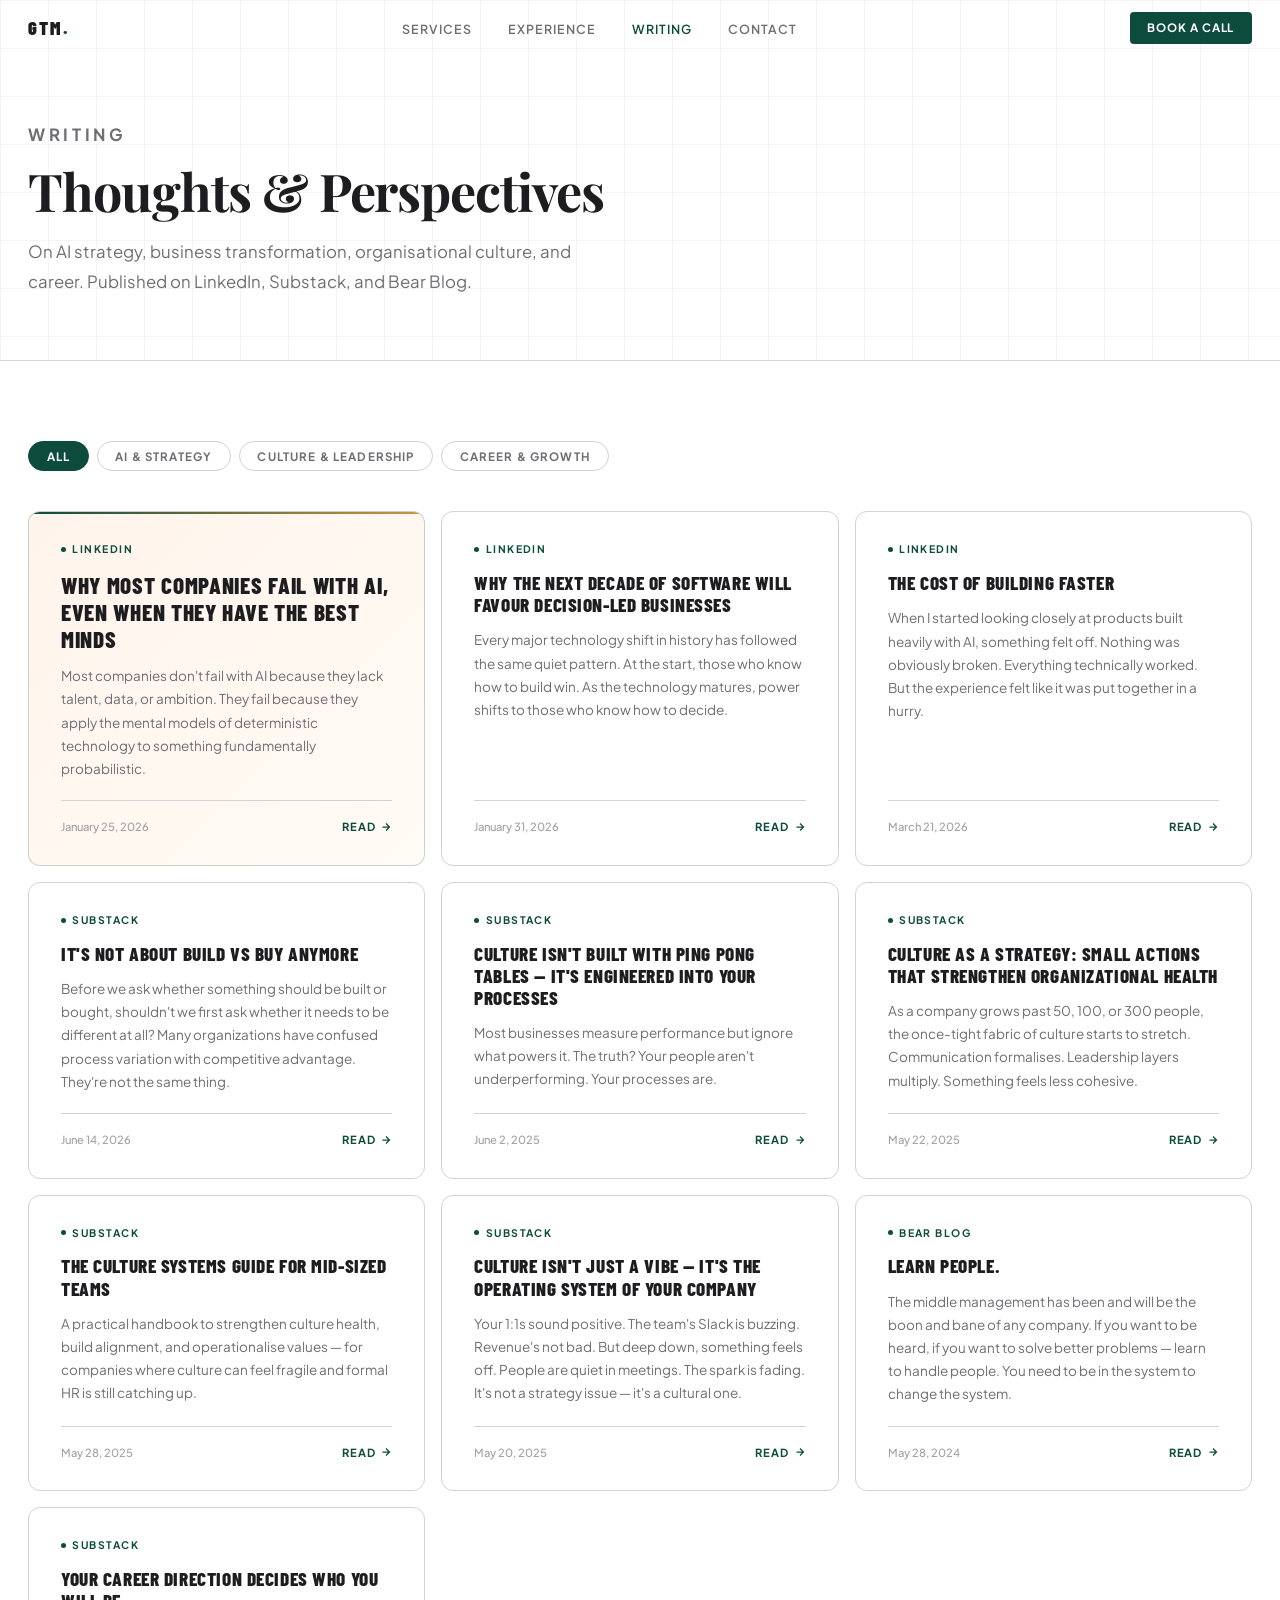
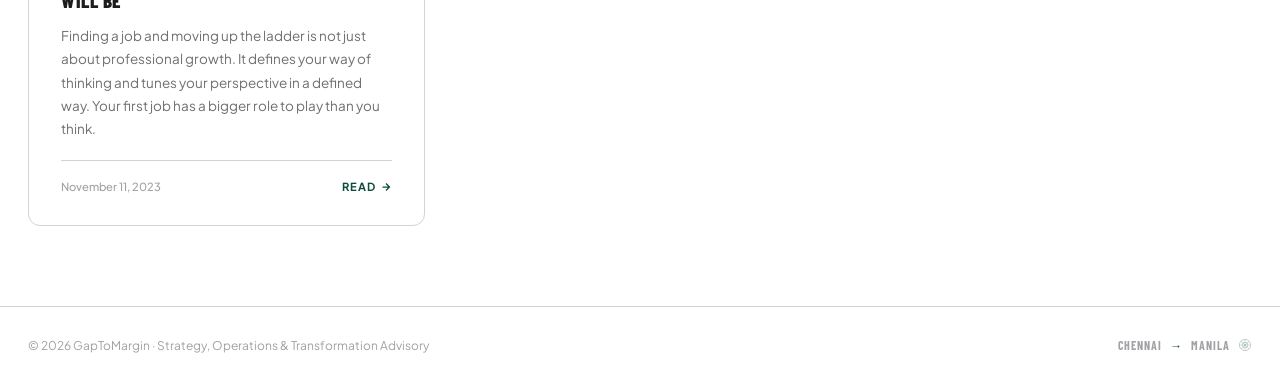
<file: blog/index.html>
<!DOCTYPE html>
<html lang="en">
<head>
  <meta charset="UTF-8"/>
  <meta name="viewport" content="width=device-width, initial-scale=1.0"/>
  <meta name="description" content="Writing by GapToMargin on AI strategy, business transformation, culture, and career — published on LinkedIn, Substack, and Bear Blog."/>
  <title>Writing &amp; Perspectives — GapToMargin</title>
  <link rel="preconnect" href="https://fonts.googleapis.com"/>
  <link href="https://fonts.googleapis.com/css2?family=Barlow+Condensed:wght@700;800;900&family=Playfair+Display:wght@600;700;800&family=Plus+Jakarta+Sans:wght@300;400;500;600;700;800&display=swap" rel="stylesheet"/>
  <link rel="stylesheet" href="../styles.css"/>
</head>
<body>

<nav id="nav">
  <a href="../" class="nav-logo">GtM<span>.</span></a>
  <ul>
    <li><a href="../services.html">Services</a></li>
    <li><a href="../#experience">Experience</a></li>
    <li><a href="./" class="active">Writing</a></li>
    <li><a href="../#contact">Contact</a></li>
  </ul>
  <a href="https://calendly.com/akhilesh-arunachalam" target="_blank" class="nav-cta">Book a call</a>
</nav>

<div class="page-hero">
  <p class="page-hero-label">Writing</p>
  <h1>Thoughts &amp; Perspectives</h1>
  <p>On AI strategy, business transformation, organisational culture, and career. Published on LinkedIn, Substack, and Bear Blog.</p>
</div>

<section id="blogs">
  <div class="blog-filters fade">
    <button class="bf active" data-filter="all">All</button>
    <button class="bf" data-filter="ai">AI &amp; Strategy</button>
    <button class="bf" data-filter="culture">Culture &amp; Leadership</button>
    <button class="bf" data-filter="career">Career &amp; Growth</button>
  </div>

  <div class="blog-grid">

    <a href="why-most-companies-fail-with-ai.html" class="blog-card bc-featured fade" data-category="ai">
      <div class="blog-platform">LinkedIn</div>
      <div class="blog-title">Why Most Companies Fail With AI, Even When They Have the Best Minds</div>
      <p class="blog-excerpt">Most companies don't fail with AI because they lack talent, data, or ambition. They fail because they apply the mental models of deterministic technology to something fundamentally probabilistic.</p>
      <div class="blog-footer">
        <span class="blog-date">January 25, 2026</span>
        <span class="blog-cta">Read <svg width="12" height="12" fill="none" viewBox="0 0 24 24" stroke="currentColor" stroke-width="2.5"><path d="M5 12h14M12 5l7 7-7 7"/></svg></span>
      </div>
    </a>

    <a href="next-decade-software-decision-led-businesses.html" class="blog-card fade d1" data-category="ai">
      <div class="blog-platform">LinkedIn</div>
      <div class="blog-title">Why the Next Decade of Software Will Favour Decision-Led Businesses</div>
      <p class="blog-excerpt">Every major technology shift in history has followed the same quiet pattern. At the start, those who know how to build win. As the technology matures, power shifts to those who know how to decide.</p>
      <div class="blog-footer">
        <span class="blog-date">January 31, 2026</span>
        <span class="blog-cta">Read <svg width="12" height="12" fill="none" viewBox="0 0 24 24" stroke="currentColor" stroke-width="2.5"><path d="M5 12h14M12 5l7 7-7 7"/></svg></span>
      </div>
    </a>

    <a href="cost-of-building-faster.html" class="blog-card fade d2" data-category="ai">
      <div class="blog-platform">LinkedIn</div>
      <div class="blog-title">The Cost of Building Faster</div>
      <p class="blog-excerpt">When I started looking closely at products built heavily with AI, something felt off. Nothing was obviously broken. Everything technically worked. But the experience felt like it was put together in a hurry.</p>
      <div class="blog-footer">
        <span class="blog-date">March 21, 2026</span>
        <span class="blog-cta">Read <svg width="12" height="12" fill="none" viewBox="0 0 24 24" stroke="currentColor" stroke-width="2.5"><path d="M5 12h14M12 5l7 7-7 7"/></svg></span>
      </div>
    </a>

    <a href="its-not-about-build-vs-buy-anymore.html" class="blog-card fade" data-category="ai">
      <div class="blog-platform">Substack</div>
      <div class="blog-title">It's Not About Build vs Buy Anymore</div>
      <p class="blog-excerpt">Before we ask whether something should be built or bought, shouldn't we first ask whether it needs to be different at all? Many organizations have confused process variation with competitive advantage. They're not the same thing.</p>
      <div class="blog-footer">
        <span class="blog-date">June 14, 2026</span>
        <span class="blog-cta">Read <svg width="12" height="12" fill="none" viewBox="0 0 24 24" stroke="currentColor" stroke-width="2.5"><path d="M5 12h14M12 5l7 7-7 7"/></svg></span>
      </div>
    </a>

    <a href="culture-ping-pong-tables-processes.html" class="blog-card fade" data-category="culture">
      <div class="blog-platform">Substack</div>
      <div class="blog-title">Culture Isn't Built with Ping Pong Tables — It's Engineered into Your Processes</div>
      <p class="blog-excerpt">Most businesses measure performance but ignore what powers it. The truth? Your people aren't underperforming. Your processes are.</p>
      <div class="blog-footer">
        <span class="blog-date">June 2, 2025</span>
        <span class="blog-cta">Read <svg width="12" height="12" fill="none" viewBox="0 0 24 24" stroke="currentColor" stroke-width="2.5"><path d="M5 12h14M12 5l7 7-7 7"/></svg></span>
      </div>
    </a>

    <a href="culture-as-strategy-small-actions.html" class="blog-card fade d1" data-category="culture">
      <div class="blog-platform">Substack</div>
      <div class="blog-title">Culture as a Strategy: Small Actions That Strengthen Organizational Health</div>
      <p class="blog-excerpt">As a company grows past 50, 100, or 300 people, the once-tight fabric of culture starts to stretch. Communication formalises. Leadership layers multiply. Something feels less cohesive.</p>
      <div class="blog-footer">
        <span class="blog-date">May 22, 2025</span>
        <span class="blog-cta">Read <svg width="12" height="12" fill="none" viewBox="0 0 24 24" stroke="currentColor" stroke-width="2.5"><path d="M5 12h14M12 5l7 7-7 7"/></svg></span>
      </div>
    </a>

    <a href="culture-systems-guide.html" class="blog-card fade d2" data-category="culture">
      <div class="blog-platform">Substack</div>
      <div class="blog-title">The Culture Systems Guide for Mid-Sized Teams</div>
      <p class="blog-excerpt">A practical handbook to strengthen culture health, build alignment, and operationalise values — for companies where culture can feel fragile and formal HR is still catching up.</p>
      <div class="blog-footer">
        <span class="blog-date">May 28, 2025</span>
        <span class="blog-cta">Read <svg width="12" height="12" fill="none" viewBox="0 0 24 24" stroke="currentColor" stroke-width="2.5"><path d="M5 12h14M12 5l7 7-7 7"/></svg></span>
      </div>
    </a>

    <a href="culture-not-just-a-vibe.html" class="blog-card fade" data-category="culture">
      <div class="blog-platform">Substack</div>
      <div class="blog-title">Culture Isn't Just a Vibe — It's the Operating System of Your Company</div>
      <p class="blog-excerpt">Your 1:1s sound positive. The team's Slack is buzzing. Revenue's not bad. But deep down, something feels off. People are quiet in meetings. The spark is fading. It's not a strategy issue — it's a cultural one.</p>
      <div class="blog-footer">
        <span class="blog-date">May 20, 2025</span>
        <span class="blog-cta">Read <svg width="12" height="12" fill="none" viewBox="0 0 24 24" stroke="currentColor" stroke-width="2.5"><path d="M5 12h14M12 5l7 7-7 7"/></svg></span>
      </div>
    </a>

    <a href="learn-people.html" class="blog-card fade d1" data-category="career">
      <div class="blog-platform">Bear Blog</div>
      <div class="blog-title">Learn People.</div>
      <p class="blog-excerpt">The middle management has been and will be the boon and bane of any company. If you want to be heard, if you want to solve better problems — learn to handle people. You need to be in the system to change the system.</p>
      <div class="blog-footer">
        <span class="blog-date">May 28, 2024</span>
        <span class="blog-cta">Read <svg width="12" height="12" fill="none" viewBox="0 0 24 24" stroke="currentColor" stroke-width="2.5"><path d="M5 12h14M12 5l7 7-7 7"/></svg></span>
      </div>
    </a>

    <a href="career-direction-decides-who-you-will-be.html" class="blog-card fade d2" data-category="career">
      <div class="blog-platform">Substack</div>
      <div class="blog-title">Your Career Direction Decides Who You Will Be</div>
      <p class="blog-excerpt">Finding a job and moving up the ladder is not just about professional growth. It defines your way of thinking and tunes your perspective in a defined way. Your first job has a bigger role to play than you think.</p>
      <div class="blog-footer">
        <span class="blog-date">November 11, 2023</span>
        <span class="blog-cta">Read <svg width="12" height="12" fill="none" viewBox="0 0 24 24" stroke="currentColor" stroke-width="2.5"><path d="M5 12h14M12 5l7 7-7 7"/></svg></span>
      </div>
    </a>

  </div>
</section>

<footer>
  <div class="ft-l">© 2026 GapToMargin · Strategy, Operations &amp; Transformation Advisory</div>
  <div class="ft-r">
    Chennai <span>→</span> Manila
    <svg width="14" height="14" viewBox="0 0 20 20" fill="none" style="opacity:.35">
      <circle cx="10" cy="10" r="8" stroke="#0d4c3c" stroke-width="1"/>
      <circle cx="10" cy="10" r="4" stroke="#0d4c3c" stroke-width="1"/>
      <circle cx="10" cy="10" r="1.5" fill="#0d4c3c"/>
      <line x1="10" y1="2" x2="10" y2="18" stroke="#0d4c3c" stroke-width=".7"/>
      <line x1="2" y1="10" x2="18" y2="10" stroke="#0d4c3c" stroke-width=".7"/>
      <line x1="4.3" y1="4.3" x2="15.7" y2="15.7" stroke="#0d4c3c" stroke-width=".7"/>
      <line x1="15.7" y1="4.3" x2="4.3" y2="15.7" stroke="#0d4c3c" stroke-width=".7"/>
    </svg>
  </div>
</footer>

<script>
  const nav = document.getElementById('nav');
  window.addEventListener('scroll', () => nav.classList.toggle('scrolled', window.scrollY > 16), { passive: true });

  const io = new IntersectionObserver(
    entries => entries.forEach(e => { if (e.isIntersecting) e.target.classList.add('in'); }),
    { threshold: 0.07 }
  );
  document.querySelectorAll('.fade').forEach(el => io.observe(el));

  document.querySelectorAll('.bf').forEach(btn => {
    btn.addEventListener('click', () => {
      document.querySelectorAll('.bf').forEach(b => b.classList.remove('active'));
      btn.classList.add('active');
      const filter = btn.dataset.filter;
      document.querySelectorAll('.blog-card').forEach(card => {
        const show = filter === 'all' || card.dataset.category === filter;
        card.style.display = show ? '' : 'none';
      });
    });
  });
</script>
</body>
</html>
</file>
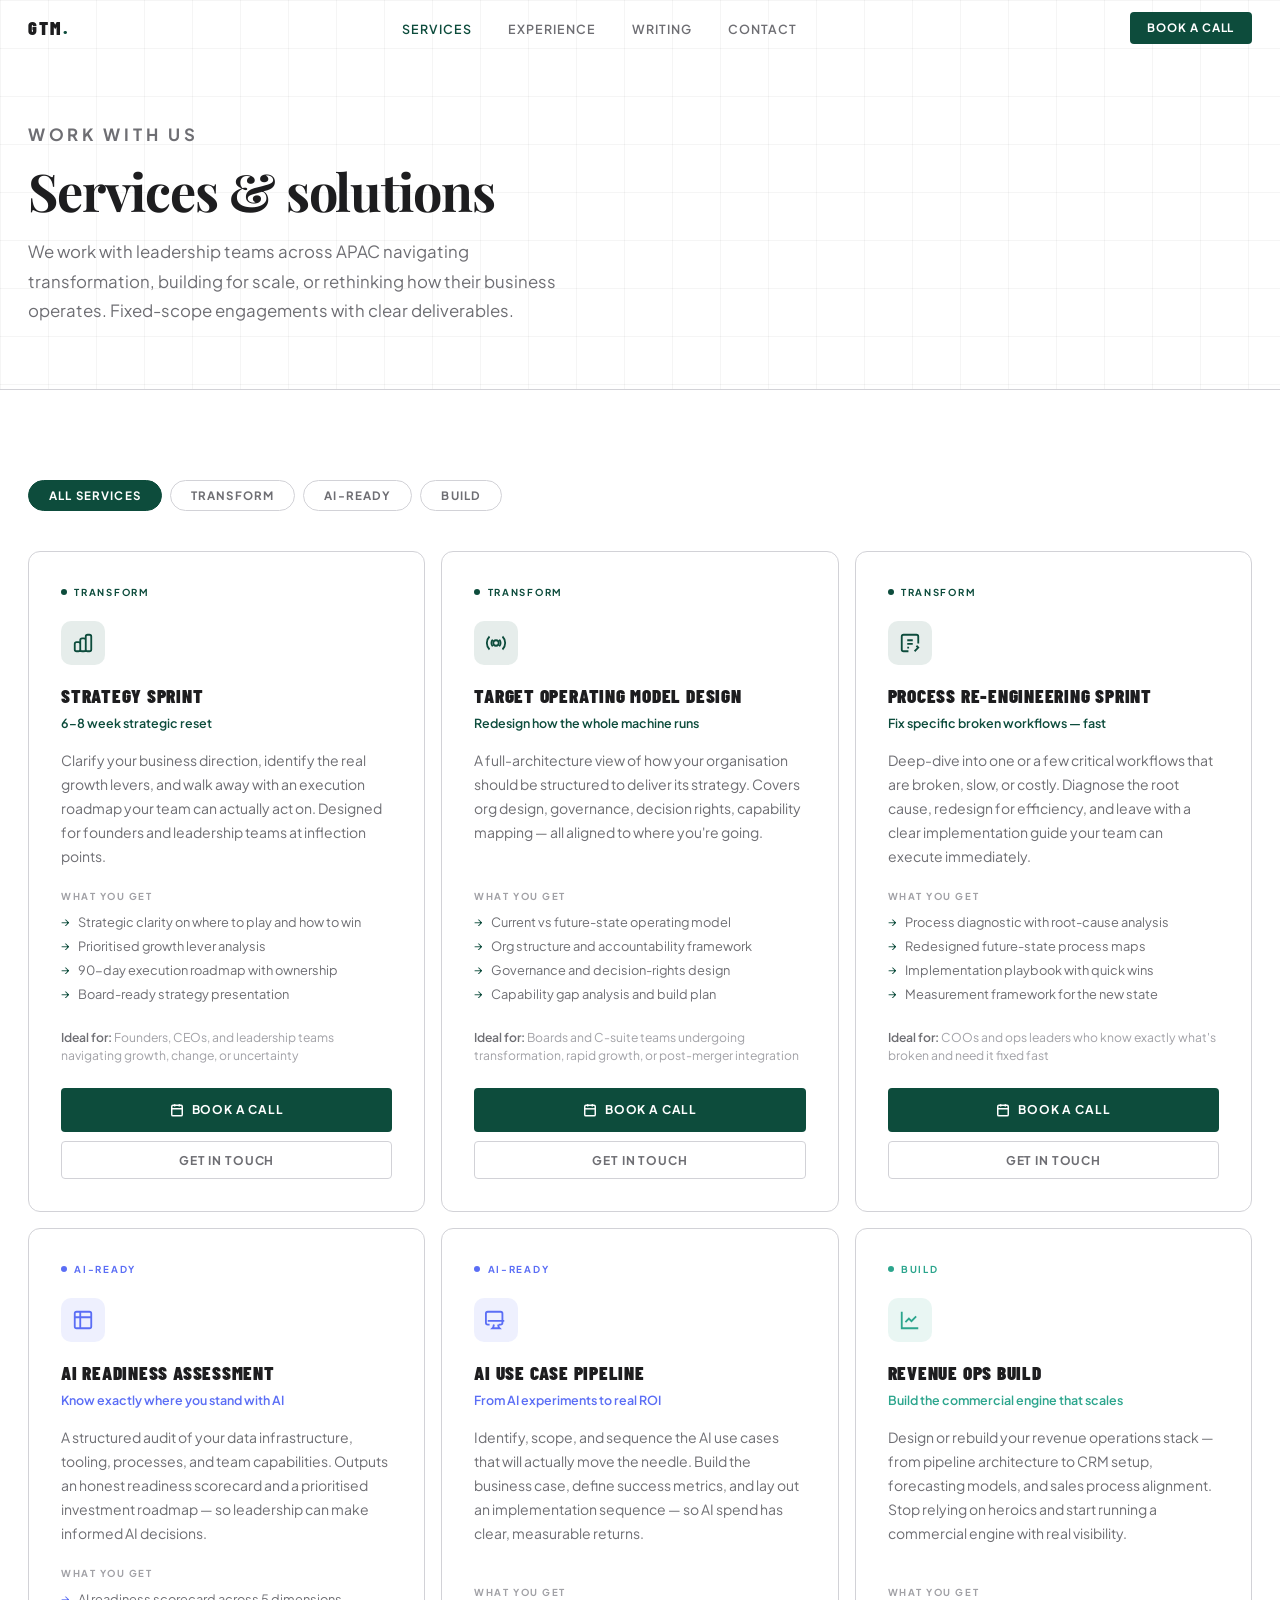
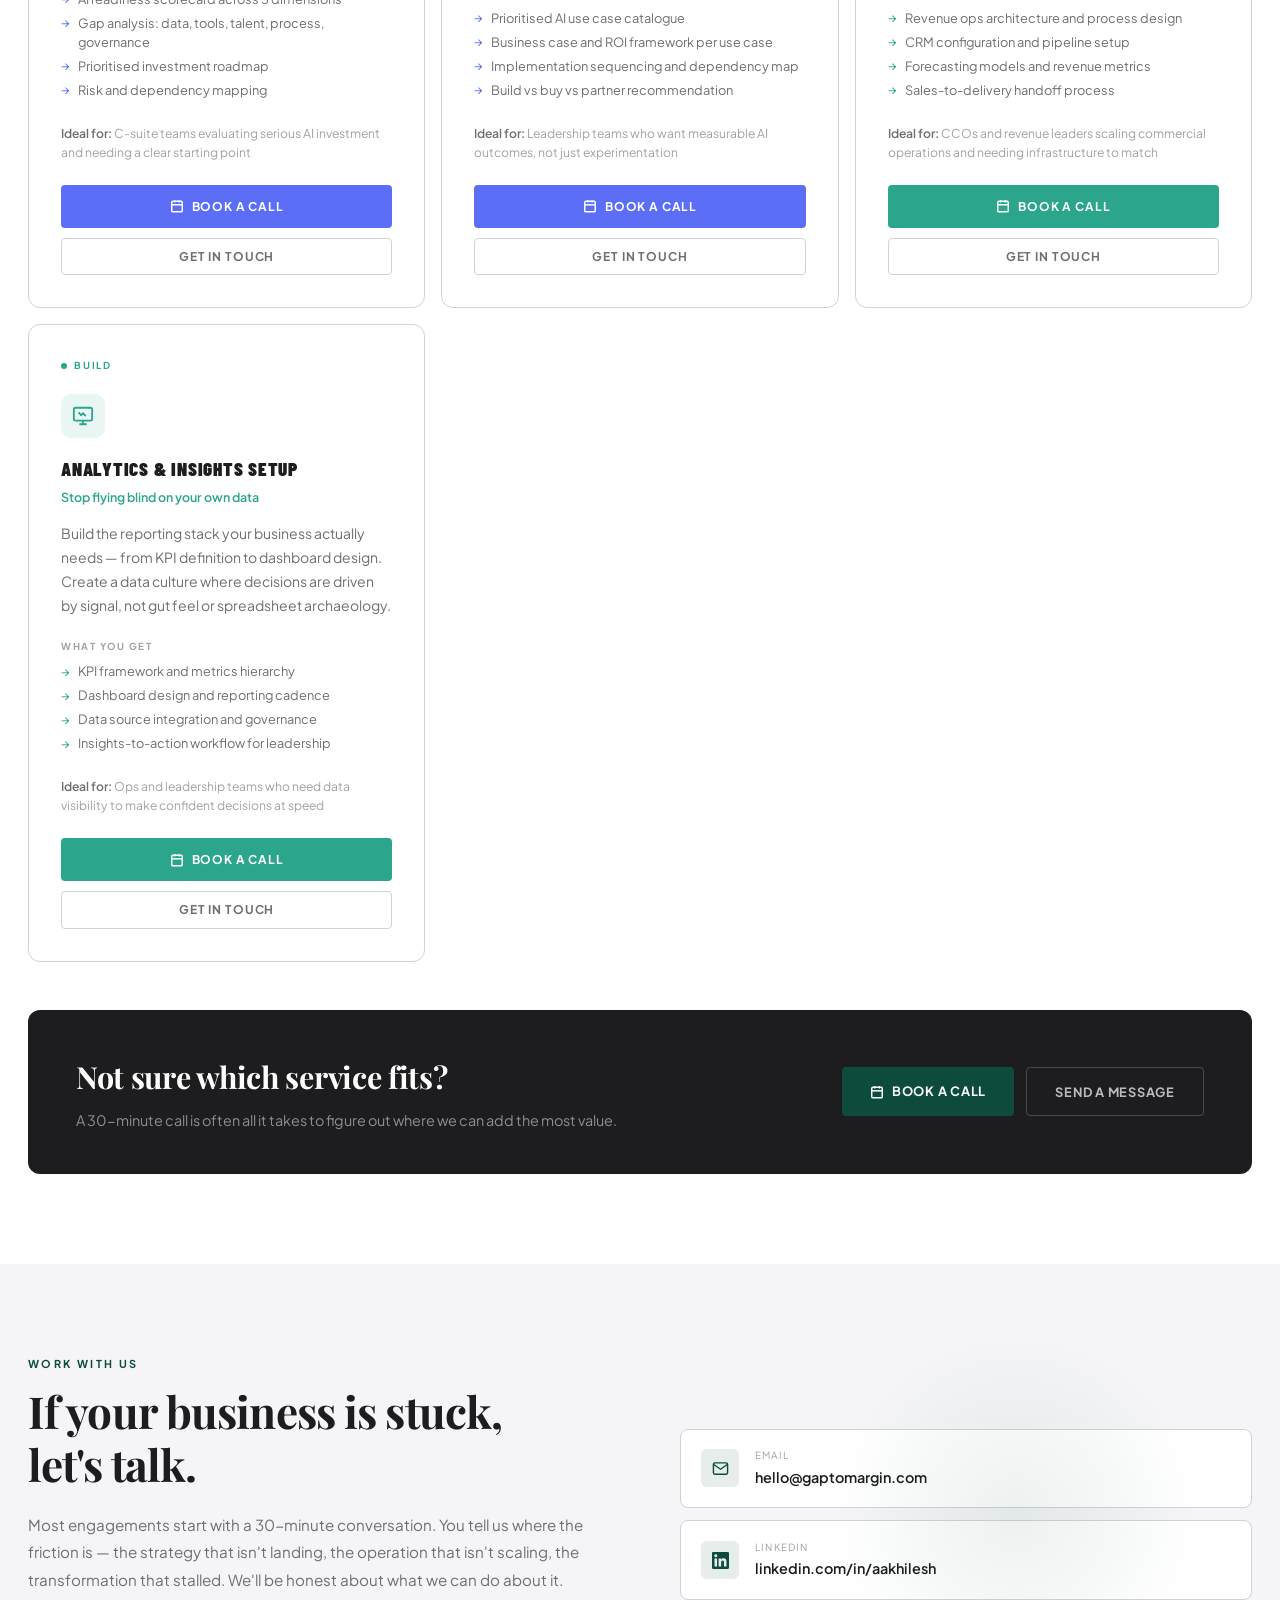
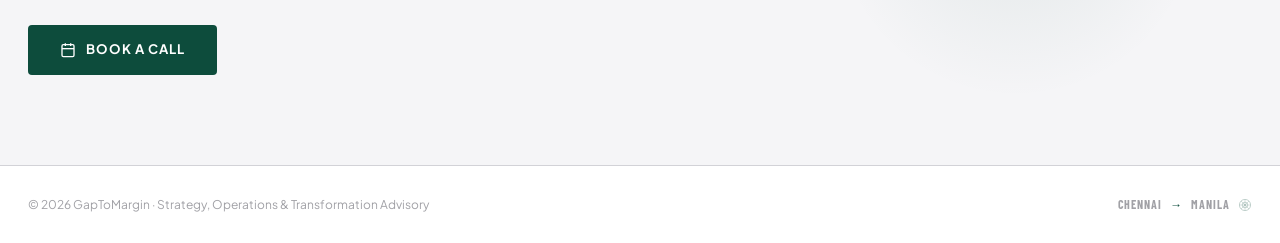
<file: services.html>
<!DOCTYPE html>
<html lang="en">
<head>
  <meta charset="UTF-8"/>
  <meta name="viewport" content="width=device-width, initial-scale=1.0"/>
  <meta name="description" content="Strategy, operations, and AI consulting services from GapToMargin — fixed-scope engagements for APAC leadership teams navigating transformation, scale, and growth."/>
  <title>Services — GapToMargin</title>
  <link rel="canonical" href="https://gaptomargin.com/services.html"/>
  <meta property="og:title" content="Services — GapToMargin"/>
  <meta property="og:description" content="Fixed-scope engagements for APAC leadership teams navigating transformation, scale, and growth."/>
  <meta property="og:url" content="https://gaptomargin.com/services.html"/>
  <link rel="preconnect" href="https://fonts.googleapis.com"/>
  <link href="https://fonts.googleapis.com/css2?family=Barlow+Condensed:wght@700;800;900&family=Playfair+Display:wght@600;700;800&family=Plus+Jakarta+Sans:wght@300;400;500;600;700;800&display=swap" rel="stylesheet"/>
  <link rel="stylesheet" href="styles.css"/>
</head>
<body>

<nav id="nav">
  <a href="index.html" class="nav-logo">GtM<span>.</span></a>
  <ul>
    <li><a href="services.html" class="active">Services</a></li>
    <li><a href="index.html#experience">Experience</a></li>
    <li><a href="blog/">Writing</a></li>
    <li><a href="#contact">Contact</a></li>
  </ul>
  <a href="https://calendly.com/akhilesh-arunachalam" target="_blank" class="nav-cta" id="navBookCall">Book a call</a>
</nav>

<!-- PAGE HERO -->
<div class="page-hero">
  <p class="page-hero-label">Work with us</p>
  <h1>Services &amp; solutions</h1>
  <p>We work with leadership teams across APAC navigating transformation, building for scale, or rethinking how their business operates. Fixed-scope engagements with clear deliverables.</p>
</div>

<!-- SERVICES -->
<section id="services">
  <div class="svc-tabs fade">
    <button class="svc-tab active" data-line="all">All Services</button>
    <button class="svc-tab" data-line="transform">Transform</button>
    <button class="svc-tab" data-line="ai">AI-Ready</button>
    <button class="svc-tab" data-line="build">Build</button>
  </div>

  <div class="svc-grid" id="svcGrid">

    <!-- T1: Strategy Sprint -->
    <div class="svc-card line-transform fade" data-line="transform">
      <span class="svc-line-badge">Transform</span>
      <div class="svc-icon">
        <svg width="22" height="22" fill="none" viewBox="0 0 24 24" stroke="currentColor" stroke-width="2"><path d="M9 19v-6a2 2 0 00-2-2H5a2 2 0 00-2 2v6a2 2 0 002 2h2a2 2 0 002-2zm0 0V9a2 2 0 012-2h2a2 2 0 012 2v10m-6 0a2 2 0 002 2h2a2 2 0 002-2m0 0V5a2 2 0 012-2h2a2 2 0 012 2v14a2 2 0 01-2 2h-2a2 2 0 01-2-2z"/></svg>
      </div>
      <div class="svc-name">Strategy Sprint</div>
      <div class="svc-tagline">6–8 week strategic reset</div>
      <p class="svc-desc">Clarify your business direction, identify the real growth levers, and walk away with an execution roadmap your team can actually act on. Designed for founders and leadership teams at inflection points.</p>
      <div class="svc-deliverables">
        <div class="svc-deliverables-title">What you get</div>
        <ul>
          <li>Strategic clarity on where to play and how to win</li>
          <li>Prioritised growth lever analysis</li>
          <li>90-day execution roadmap with ownership</li>
          <li>Board-ready strategy presentation</li>
        </ul>
      </div>
      <div class="svc-for"><strong>Ideal for:</strong> Founders, CEOs, and leadership teams navigating growth, change, or uncertainty</div>
      <div class="svc-actions">
        <a href="https://calendly.com/akhilesh-arunachalam" target="_blank" class="svc-btn-primary calendly-link">
          <svg width="14" height="14" fill="none" viewBox="0 0 24 24" stroke="currentColor" stroke-width="2.5"><rect x="3" y="4" width="18" height="18" rx="2"/><line x1="16" y1="2" x2="16" y2="6"/><line x1="8" y1="2" x2="8" y2="6"/><line x1="3" y1="10" x2="21" y2="10"/></svg>
          Book a call
        </a>
        <button class="svc-btn-secondary" onclick="openInquiry('Strategy Sprint')">Get in touch</button>
      </div>
    </div>

    <!-- T2: Target Operating Model -->
    <div class="svc-card line-transform fade d1" data-line="transform">
      <span class="svc-line-badge">Transform</span>
      <div class="svc-icon">
        <svg width="22" height="22" fill="none" viewBox="0 0 24 24" stroke="currentColor" stroke-width="2"><circle cx="12" cy="12" r="3"/><path d="M19.07 4.93a10 10 0 010 14.14M4.93 4.93a10 10 0 000 14.14M15.54 8.46a5 5 0 010 7.07M8.46 8.46a5 5 0 000 7.07"/></svg>
      </div>
      <div class="svc-name">Target Operating Model Design</div>
      <div class="svc-tagline">Redesign how the whole machine runs</div>
      <p class="svc-desc">A full-architecture view of how your organisation should be structured to deliver its strategy. Covers org design, governance, decision rights, capability mapping — all aligned to where you're going.</p>
      <div class="svc-deliverables">
        <div class="svc-deliverables-title">What you get</div>
        <ul>
          <li>Current vs future-state operating model</li>
          <li>Org structure and accountability framework</li>
          <li>Governance and decision-rights design</li>
          <li>Capability gap analysis and build plan</li>
        </ul>
      </div>
      <div class="svc-for"><strong>Ideal for:</strong> Boards and C-suite teams undergoing transformation, rapid growth, or post-merger integration</div>
      <div class="svc-actions">
        <a href="https://calendly.com/akhilesh-arunachalam" target="_blank" class="svc-btn-primary calendly-link">
          <svg width="14" height="14" fill="none" viewBox="0 0 24 24" stroke="currentColor" stroke-width="2.5"><rect x="3" y="4" width="18" height="18" rx="2"/><line x1="16" y1="2" x2="16" y2="6"/><line x1="8" y1="2" x2="8" y2="6"/><line x1="3" y1="10" x2="21" y2="10"/></svg>
          Book a call
        </a>
        <button class="svc-btn-secondary" onclick="openInquiry('Target Operating Model Design')">Get in touch</button>
      </div>
    </div>

    <!-- T3: Process Re-engineering -->
    <div class="svc-card line-transform fade d2" data-line="transform">
      <span class="svc-line-badge">Transform</span>
      <div class="svc-icon">
        <svg width="22" height="22" fill="none" viewBox="0 0 24 24" stroke="currentColor" stroke-width="2"><path d="M10.3 21H5a2 2 0 01-2-2V5a2 2 0 012-2h14a2 2 0 012 2v7.5M15 9H9m6 4H9m2 4H9"/><path d="M19 15l2 2-4 4"/></svg>
      </div>
      <div class="svc-name">Process Re-engineering Sprint</div>
      <div class="svc-tagline">Fix specific broken workflows — fast</div>
      <p class="svc-desc">Deep-dive into one or a few critical workflows that are broken, slow, or costly. Diagnose the root cause, redesign for efficiency, and leave with a clear implementation guide your team can execute immediately.</p>
      <div class="svc-deliverables">
        <div class="svc-deliverables-title">What you get</div>
        <ul>
          <li>Process diagnostic with root-cause analysis</li>
          <li>Redesigned future-state process maps</li>
          <li>Implementation playbook with quick wins</li>
          <li>Measurement framework for the new state</li>
        </ul>
      </div>
      <div class="svc-for"><strong>Ideal for:</strong> COOs and ops leaders who know exactly what's broken and need it fixed fast</div>
      <div class="svc-actions">
        <a href="https://calendly.com/akhilesh-arunachalam" target="_blank" class="svc-btn-primary calendly-link">
          <svg width="14" height="14" fill="none" viewBox="0 0 24 24" stroke="currentColor" stroke-width="2.5"><rect x="3" y="4" width="18" height="18" rx="2"/><line x1="16" y1="2" x2="16" y2="6"/><line x1="8" y1="2" x2="8" y2="6"/><line x1="3" y1="10" x2="21" y2="10"/></svg>
          Book a call
        </a>
        <button class="svc-btn-secondary" onclick="openInquiry('Process Re-engineering Sprint')">Get in touch</button>
      </div>
    </div>

    <!-- A1: AI Readiness Assessment -->
    <div class="svc-card line-ai fade" data-line="ai">
      <span class="svc-line-badge">AI-Ready</span>
      <div class="svc-icon">
        <svg width="22" height="22" fill="none" viewBox="0 0 24 24" stroke="currentColor" stroke-width="2"><path d="M9 3H5a2 2 0 00-2 2v4m6-6h10a2 2 0 012 2v4M9 3v18m0 0h10a2 2 0 002-2V9M9 21H5a2 2 0 01-2-2V9m0 0h18"/></svg>
      </div>
      <div class="svc-name">AI Readiness Assessment</div>
      <div class="svc-tagline">Know exactly where you stand with AI</div>
      <p class="svc-desc">A structured audit of your data infrastructure, tooling, processes, and team capabilities. Outputs an honest readiness scorecard and a prioritised investment roadmap — so leadership can make informed AI decisions.</p>
      <div class="svc-deliverables">
        <div class="svc-deliverables-title">What you get</div>
        <ul>
          <li>AI readiness scorecard across 5 dimensions</li>
          <li>Gap analysis: data, tools, talent, process, governance</li>
          <li>Prioritised investment roadmap</li>
          <li>Risk and dependency mapping</li>
        </ul>
      </div>
      <div class="svc-for"><strong>Ideal for:</strong> C-suite teams evaluating serious AI investment and needing a clear starting point</div>
      <div class="svc-actions">
        <a href="https://calendly.com/akhilesh-arunachalam" target="_blank" class="svc-btn-primary calendly-link">
          <svg width="14" height="14" fill="none" viewBox="0 0 24 24" stroke="currentColor" stroke-width="2.5"><rect x="3" y="4" width="18" height="18" rx="2"/><line x1="16" y1="2" x2="16" y2="6"/><line x1="8" y1="2" x2="8" y2="6"/><line x1="3" y1="10" x2="21" y2="10"/></svg>
          Book a call
        </a>
        <button class="svc-btn-secondary" onclick="openInquiry('AI Readiness Assessment')">Get in touch</button>
      </div>
    </div>

    <!-- A2: AI Use Case Pipeline -->
    <div class="svc-card line-ai fade d1" data-line="ai">
      <span class="svc-line-badge">AI-Ready</span>
      <div class="svc-icon">
        <svg width="22" height="22" fill="none" viewBox="0 0 24 24" stroke="currentColor" stroke-width="2"><path d="M9.75 17L9 20l-1 1h8l-1-1-.75-3M3 13h18M5 17H3a2 2 0 01-2-2V5a2 2 0 012-2h14a2 2 0 012 2v10a2 2 0 01-2 2h-2"/></svg>
      </div>
      <div class="svc-name">AI Use Case Pipeline</div>
      <div class="svc-tagline">From AI experiments to real ROI</div>
      <p class="svc-desc">Identify, scope, and sequence the AI use cases that will actually move the needle. Build the business case, define success metrics, and lay out an implementation sequence — so AI spend has clear, measurable returns.</p>
      <div class="svc-deliverables">
        <div class="svc-deliverables-title">What you get</div>
        <ul>
          <li>Prioritised AI use case catalogue</li>
          <li>Business case and ROI framework per use case</li>
          <li>Implementation sequencing and dependency map</li>
          <li>Build vs buy vs partner recommendation</li>
        </ul>
      </div>
      <div class="svc-for"><strong>Ideal for:</strong> Leadership teams who want measurable AI outcomes, not just experimentation</div>
      <div class="svc-actions">
        <a href="https://calendly.com/akhilesh-arunachalam" target="_blank" class="svc-btn-primary calendly-link">
          <svg width="14" height="14" fill="none" viewBox="0 0 24 24" stroke="currentColor" stroke-width="2.5"><rect x="3" y="4" width="18" height="18" rx="2"/><line x1="16" y1="2" x2="16" y2="6"/><line x1="8" y1="2" x2="8" y2="6"/><line x1="3" y1="10" x2="21" y2="10"/></svg>
          Book a call
        </a>
        <button class="svc-btn-secondary" onclick="openInquiry('AI Use Case Pipeline')">Get in touch</button>
      </div>
    </div>

    <!-- B1: Revenue Ops Build -->
    <div class="svc-card line-build fade d2" data-line="build">
      <span class="svc-line-badge">Build</span>
      <div class="svc-icon">
        <svg width="22" height="22" fill="none" viewBox="0 0 24 24" stroke="currentColor" stroke-width="2"><path d="M3 3v18h18"/><path d="M18.7 8l-5.1 5.2-2.8-2.7L7 14.3"/></svg>
      </div>
      <div class="svc-name">Revenue Ops Build</div>
      <div class="svc-tagline">Build the commercial engine that scales</div>
      <p class="svc-desc">Design or rebuild your revenue operations stack — from pipeline architecture to CRM setup, forecasting models, and sales process alignment. Stop relying on heroics and start running a commercial engine with real visibility.</p>
      <div class="svc-deliverables">
        <div class="svc-deliverables-title">What you get</div>
        <ul>
          <li>Revenue ops architecture and process design</li>
          <li>CRM configuration and pipeline setup</li>
          <li>Forecasting models and revenue metrics</li>
          <li>Sales-to-delivery handoff process</li>
        </ul>
      </div>
      <div class="svc-for"><strong>Ideal for:</strong> CCOs and revenue leaders scaling commercial operations and needing infrastructure to match</div>
      <div class="svc-actions">
        <a href="https://calendly.com/akhilesh-arunachalam" target="_blank" class="svc-btn-primary calendly-link">
          <svg width="14" height="14" fill="none" viewBox="0 0 24 24" stroke="currentColor" stroke-width="2.5"><rect x="3" y="4" width="18" height="18" rx="2"/><line x1="16" y1="2" x2="16" y2="6"/><line x1="8" y1="2" x2="8" y2="6"/><line x1="3" y1="10" x2="21" y2="10"/></svg>
          Book a call
        </a>
        <button class="svc-btn-secondary" onclick="openInquiry('Revenue Ops Build')">Get in touch</button>
      </div>
    </div>

    <!-- B2: Analytics & Insights Setup -->
    <div class="svc-card line-build fade" data-line="build">
      <span class="svc-line-badge">Build</span>
      <div class="svc-icon">
        <svg width="22" height="22" fill="none" viewBox="0 0 24 24" stroke="currentColor" stroke-width="2"><rect x="2" y="3" width="20" height="14" rx="2"/><path d="M8 21h8M12 17v4"/><path d="M7 8l3 3 2-2 3 3"/></svg>
      </div>
      <div class="svc-name">Analytics &amp; Insights Setup</div>
      <div class="svc-tagline">Stop flying blind on your own data</div>
      <p class="svc-desc">Build the reporting stack your business actually needs — from KPI definition to dashboard design. Create a data culture where decisions are driven by signal, not gut feel or spreadsheet archaeology.</p>
      <div class="svc-deliverables">
        <div class="svc-deliverables-title">What you get</div>
        <ul>
          <li>KPI framework and metrics hierarchy</li>
          <li>Dashboard design and reporting cadence</li>
          <li>Data source integration and governance</li>
          <li>Insights-to-action workflow for leadership</li>
        </ul>
      </div>
      <div class="svc-for"><strong>Ideal for:</strong> Ops and leadership teams who need data visibility to make confident decisions at speed</div>
      <div class="svc-actions">
        <a href="https://calendly.com/akhilesh-arunachalam" target="_blank" class="svc-btn-primary calendly-link">
          <svg width="14" height="14" fill="none" viewBox="0 0 24 24" stroke="currentColor" stroke-width="2.5"><rect x="3" y="4" width="18" height="18" rx="2"/><line x1="16" y1="2" x2="16" y2="6"/><line x1="8" y1="2" x2="8" y2="6"/><line x1="3" y1="10" x2="21" y2="10"/></svg>
          Book a call
        </a>
        <button class="svc-btn-secondary" onclick="openInquiry('Analytics &amp; Insights Setup')">Get in touch</button>
      </div>
    </div>

  </div><!-- /svc-grid -->

  <!-- CTA banner -->
  <div class="svc-cta-banner fade">
    <div>
      <h3>Not sure which service fits?</h3>
      <p>A 30-minute call is often all it takes to figure out where we can add the most value.</p>
    </div>
    <div class="svc-cta-actions">
      <a href="https://calendly.com/akhilesh-arunachalam" target="_blank" class="svc-cta-primary calendly-link">
        <svg width="14" height="14" fill="none" viewBox="0 0 24 24" stroke="currentColor" stroke-width="2.5"><rect x="3" y="4" width="18" height="18" rx="2"/><line x1="16" y1="2" x2="16" y2="6"/><line x1="8" y1="2" x2="8" y2="6"/><line x1="3" y1="10" x2="21" y2="10"/></svg>
        Book a call
      </a>
      <button class="svc-cta-secondary" onclick="openInquiry('')">Send a message</button>
    </div>
  </div>
</section>

<!-- CONTACT -->
<section id="contact">
  <div class="contact-layout">
    <div class="contact-left fade">
      <p class="c-label">Work with us</p>
      <h2>If your business is stuck,<br>let's talk.</h2>
      <p>Most engagements start with a 30-minute conversation. You tell us where the friction is — the strategy that isn't landing, the operation that isn't scaling, the transformation that stalled. We'll be honest about what we can do about it.</p>
      <a href="https://calendly.com/akhilesh-arunachalam" target="_blank" class="contact-primary calendly-link">
        <svg width="16" height="16" fill="none" viewBox="0 0 24 24" stroke="currentColor" stroke-width="2"><rect x="3" y="4" width="18" height="18" rx="2"/><line x1="16" y1="2" x2="16" y2="6"/><line x1="8" y1="2" x2="8" y2="6"/><line x1="3" y1="10" x2="21" y2="10"/></svg>
        Book a call
      </a>
    </div>
    <div class="contact-right fade d2">
      <a href="mailto:hello@gaptomargin.com" class="c-link">
        <div class="c-icon">
          <svg width="17" height="17" fill="none" viewBox="0 0 24 24" stroke="currentColor" stroke-width="2"><path d="M4 4h16c1.1 0 2 .9 2 2v12c0 1.1-.9 2-2 2H4c-1.1 0-2-.9-2-2V6c0-1.1.9-2 2-2z"/><polyline points="22,6 12,13 2,6"/></svg>
        </div>
        <div>
          <div class="c-lbl">Email</div>
          <div class="c-val">hello@gaptomargin.com</div>
        </div>
      </a>
      <a href="https://www.linkedin.com/in/aakhilesh/" target="_blank" rel="noopener" class="c-link">
        <div class="c-icon">
          <svg width="17" height="17" fill="currentColor" viewBox="0 0 24 24"><path d="M20.447 20.452h-3.554v-5.569c0-1.328-.027-3.037-1.852-3.037-1.853 0-2.136 1.445-2.136 2.939v5.667H9.351V9h3.414v1.561h.046c.477-.9 1.637-1.85 3.37-1.85 3.601 0 4.267 2.37 4.267 5.455v6.286zM5.337 7.433a2.062 2.062 0 01-2.063-2.065 2.064 2.064 0 112.063 2.065zm1.782 13.019H3.555V9h3.564v11.452zM22.225 0H1.771C.792 0 0 .774 0 1.729v20.542C0 23.227.792 24 1.771 24h20.451C23.2 24 24 23.227 24 22.271V1.729C24 .774 23.2 0 22.222 0h.003z"/></svg>
        </div>
        <div>
          <div class="c-lbl">LinkedIn</div>
          <div class="c-val">linkedin.com/in/aakhilesh</div>
        </div>
      </a>
    </div>
  </div>
</section>

<!-- SERVICE INQUIRY MODAL -->
<div class="si-overlay" id="svcInquiryModal">
  <div class="si-box" id="svcInquiryBox">
    <button class="si-close" id="svcInquiryClose">&#x2715;</button>
    <p class="si-label">Work with me</p>
    <div class="si-title">Get in touch</div>
    <p class="si-desc">Tell me what you're working on. I'll come back to you within 24 hours.</p>
    <form class="si-form" id="svcInquiryForm">
      <div class="si-row">
        <div class="si-field">
          <label for="si_name">Your name *</label>
          <input type="text" id="si_name" name="name" required placeholder="Jane Smith">
        </div>
        <div class="si-field">
          <label for="si_company">Company</label>
          <input type="text" id="si_company" name="company" placeholder="Acme Corp">
        </div>
      </div>
      <div class="si-row">
        <div class="si-field">
          <label for="si_email">Email *</label>
          <input type="email" id="si_email" name="email" required placeholder="jane@acme.com">
        </div>
        <div class="si-field">
          <label for="si_phone">Phone (optional)</label>
          <input type="tel" id="si_phone" name="phone" placeholder="+63 ...">
        </div>
      </div>
      <div class="si-field">
        <label for="si_service">Service you're interested in</label>
        <select id="si_service" name="service_interest">
          <option value="">— Select a service —</option>
          <option value="Strategy Sprint">Strategy Sprint</option>
          <option value="Target Operating Model Design">Target Operating Model Design</option>
          <option value="Process Re-engineering Sprint">Process Re-engineering Sprint</option>
          <option value="AI Readiness Assessment">AI Readiness Assessment</option>
          <option value="AI Use Case Pipeline">AI Use Case Pipeline</option>
          <option value="Revenue Ops Build">Revenue Ops Build</option>
          <option value="Analytics &amp; Insights Setup">Analytics &amp; Insights Setup</option>
          <option value="Not sure yet">Not sure yet — want to explore</option>
        </select>
      </div>
      <div class="si-field">
        <label for="si_message">What are you working on? *</label>
        <textarea id="si_message" name="message" required placeholder="Describe the challenge, the outcomes you're looking for, and any relevant context..."></textarea>
      </div>
      <button type="submit" class="si-submit">Send message →</button>
    </form>
    <div class="si-success" id="siSuccess">
      <div class="si-check">
        <svg width="24" height="24" fill="none" viewBox="0 0 24 24" stroke="currentColor" stroke-width="2.5"><path d="M20 6L9 17l-5-5"/></svg>
      </div>
      <h4>Message sent</h4>
      <p>Thanks — I'll be in touch within 24 hours.</p>
    </div>
  </div>
</div>

<footer>
  <div class="ft-l">© 2026 GapToMargin · Strategy, Operations &amp; Transformation Advisory</div>
  <div class="ft-r">
    Chennai <span>→</span> Manila
    <svg width="14" height="14" viewBox="0 0 20 20" fill="none" style="opacity:.35">
      <circle cx="10" cy="10" r="8" stroke="#0d4c3c" stroke-width="1"/>
      <circle cx="10" cy="10" r="4" stroke="#0d4c3c" stroke-width="1"/>
      <circle cx="10" cy="10" r="1.5" fill="#0d4c3c"/>
      <line x1="10" y1="2" x2="10" y2="18" stroke="#0d4c3c" stroke-width=".7"/>
      <line x1="2" y1="10" x2="18" y2="10" stroke="#0d4c3c" stroke-width=".7"/>
      <line x1="4.3" y1="4.3" x2="15.7" y2="15.7" stroke="#0d4c3c" stroke-width=".7"/>
      <line x1="15.7" y1="4.3" x2="4.3" y2="15.7" stroke="#0d4c3c" stroke-width=".7"/>
    </svg>
  </div>
</footer>

<script>
  const nav = document.getElementById('nav');
  window.addEventListener('scroll', () => nav.classList.toggle('scrolled', window.scrollY > 16), { passive: true });

  const io = new IntersectionObserver(
    entries => entries.forEach(e => { if (e.isIntersecting) e.target.classList.add('in'); }),
    { threshold: 0.07 }
  );
  document.querySelectorAll('.fade').forEach(el => io.observe(el));

  const CALENDLY_URL = 'https://calendly.com/akhilesh-arunachalam';
  document.querySelectorAll('.calendly-link, #navBookCall').forEach(el => { el.href = CALENDLY_URL; });

  document.querySelectorAll('.svc-tab').forEach(tab => {
    tab.addEventListener('click', () => {
      document.querySelectorAll('.svc-tab').forEach(t => t.classList.remove('active'));
      tab.classList.add('active');
      const line = tab.dataset.line;
      document.querySelectorAll('.svc-card').forEach(card => {
        card.style.display = (line === 'all' || card.dataset.line === line) ? '' : 'none';
      });
    });
  });

  const svcModal = document.getElementById('svcInquiryModal');

  function openInquiry(serviceName) {
    const select = document.getElementById('si_service');
    if (select) {
      const opt = Array.from(select.options).find(o => o.value === serviceName);
      select.value = opt ? serviceName : '';
    }
    document.getElementById('siSuccess').style.display = 'none';
    document.getElementById('svcInquiryForm').style.display = '';
    svcModal.classList.add('open');
    document.body.style.overflow = 'hidden';
  }

  function closeInquiry() {
    svcModal.classList.remove('open');
    document.body.style.overflow = '';
  }

  document.getElementById('svcInquiryClose').addEventListener('click', closeInquiry);
  svcModal.addEventListener('click', e => { if (e.target === svcModal) closeInquiry(); });
  document.addEventListener('keydown', e => { if (e.key === 'Escape' && svcModal.classList.contains('open')) closeInquiry(); });

  const W3F_KEY = 'b3b42fd5-32f7-47e9-9b37-e24d2ab08684';

  document.getElementById('svcInquiryForm').addEventListener('submit', async function(e) {
    e.preventDefault();
    const btn = this.querySelector('.si-submit');
    btn.textContent = 'Sending…';
    btn.disabled = true;
    const payload = {
      access_key: W3F_KEY,
      subject: 'Service Inquiry' + (this.si_service.value ? ': ' + this.si_service.value : '') + ' — ' + this.si_name.value.trim(),
      name: this.si_name.value.trim(),
      company: this.si_company.value.trim(),
      email: this.si_email.value.trim(),
      phone: this.si_phone.value.trim(),
      service_interest: this.si_service.value,
      message: this.si_message.value.trim(),
      from_name: 'Website Inquiry',
    };
    let ok = false;
    try {
      const res = await fetch('https://api.web3forms.com/submit', {
        method: 'POST',
        headers: { 'Content-Type': 'application/json', 'Accept': 'application/json' },
        body: JSON.stringify(payload),
      });
      const data = await res.json();
      ok = data.success === true;
    } catch(_) {}
    btn.textContent = 'Send message →';
    btn.disabled = false;
    if (ok) {
      this.reset();
      this.style.display = 'none';
      document.getElementById('siSuccess').style.display = 'block';
      setTimeout(closeInquiry, 4000);
    } else {
      btn.textContent = 'Failed — try again';
      btn.style.background = '#c0392b';
      setTimeout(() => { btn.textContent = 'Send message →'; btn.style.background = ''; }, 3000);
    }
  });
</script>
</body>
</html>
</file>
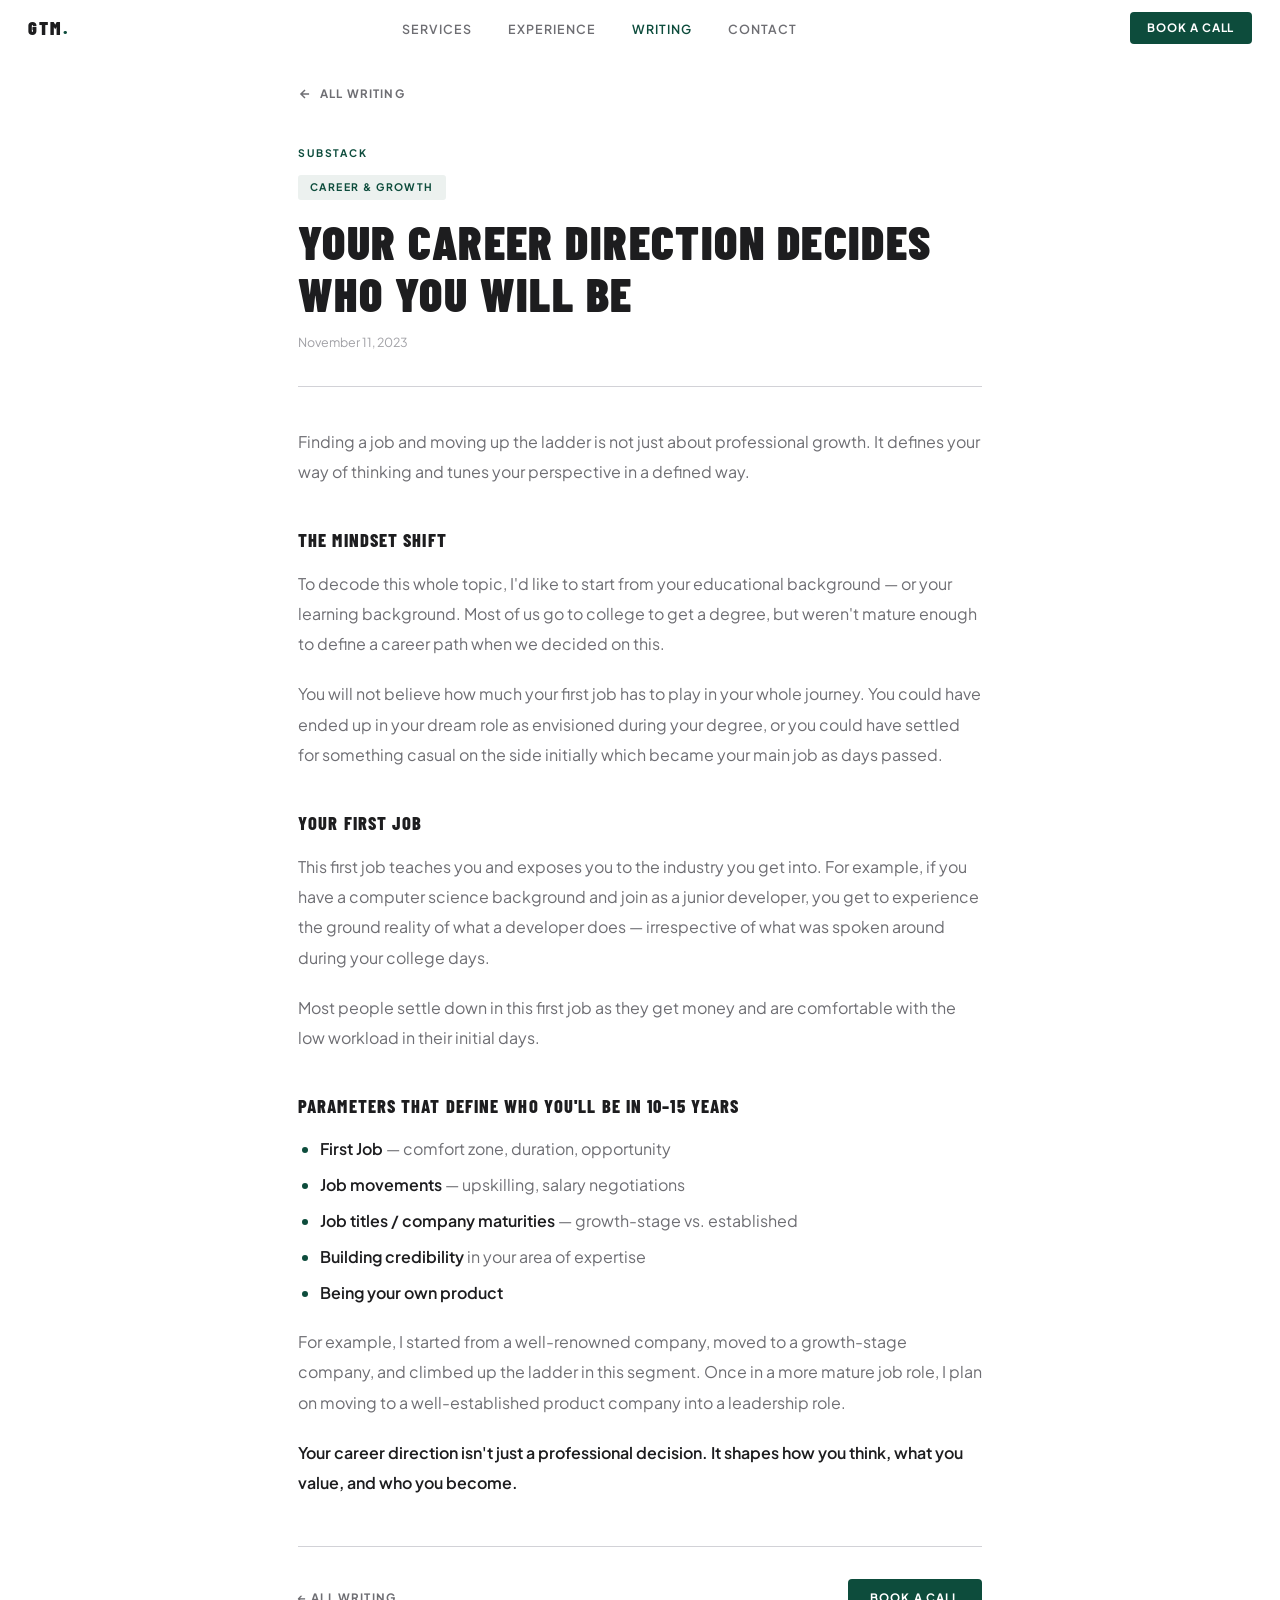
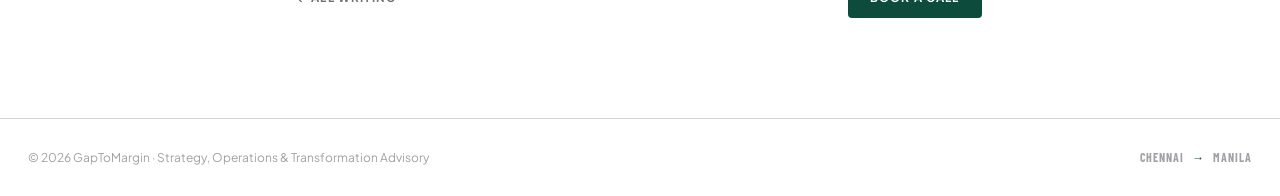
<file: blog/career-direction-decides-who-you-will-be.html>
<!DOCTYPE html>
<html lang="en">
<head>
  <meta charset="UTF-8"/>
  <meta name="viewport" content="width=device-width, initial-scale=1.0"/>
  <meta name="description" content="Your career direction isn't just a professional decision — it shapes how you think, what you value, and who you become. Your first job has a bigger role to play than you think."/>
  <title>Your Career Direction Decides Who You Will Be — GapToMargin</title>
  <link rel="preconnect" href="https://fonts.googleapis.com"/>
  <link href="https://fonts.googleapis.com/css2?family=Barlow+Condensed:wght@700;800;900&family=Playfair+Display:wght@600;700;800&family=Plus+Jakarta+Sans:wght@300;400;500;600;700;800&display=swap" rel="stylesheet"/>
  <link rel="stylesheet" href="../styles.css"/>
</head>
<body>
<nav id="nav">
  <a href="../" class="nav-logo">GtM<span>.</span></a>
  <ul>
    <li><a href="../services.html">Services</a></li>
    <li><a href="../#experience">Experience</a></li>
    <li><a href="./" class="active">Writing</a></li>
    <li><a href="../#contact">Contact</a></li>
  </ul>
  <a href="https://calendly.com/akhilesh-arunachalam" target="_blank" class="nav-cta">Book a call</a>
</nav>

<div class="article-wrap">
  <a href="./" class="article-back">
    <svg width="14" height="14" fill="none" viewBox="0 0 24 24" stroke="currentColor" stroke-width="2.5"><path d="M19 12H5M12 5l-7 7 7 7"/></svg>
    All writing
  </a>
  <div class="article-platform">Substack</div>
  <span class="article-cat">Career &amp; Growth</span>
  <h1 class="article-title">Your Career Direction Decides Who You Will Be</h1>
  <div class="article-date">November 11, 2023</div>
  <div class="article-body">
    <p>Finding a job and moving up the ladder is not just about professional growth. It defines your way of thinking and tunes your perspective in a defined way.</p>
    <h3>The Mindset Shift</h3>
    <p>To decode this whole topic, I'd like to start from your educational background — or your learning background. Most of us go to college to get a degree, but weren't mature enough to define a career path when we decided on this.</p>
    <p>You will not believe how much your first job has to play in your whole journey. You could have ended up in your dream role as envisioned during your degree, or you could have settled for something casual on the side initially which became your main job as days passed.</p>
    <h3>Your First Job</h3>
    <p>This first job teaches you and exposes you to the industry you get into. For example, if you have a computer science background and join as a junior developer, you get to experience the ground reality of what a developer does — irrespective of what was spoken around during your college days.</p>
    <p>Most people settle down in this first job as they get money and are comfortable with the low workload in their initial days.</p>
    <h3>Parameters That Define Who You'll Be in 10–15 Years</h3>
    <ul>
      <li><strong>First Job</strong> — comfort zone, duration, opportunity</li>
      <li><strong>Job movements</strong> — upskilling, salary negotiations</li>
      <li><strong>Job titles / company maturities</strong> — growth-stage vs. established</li>
      <li><strong>Building credibility</strong> in your area of expertise</li>
      <li><strong>Being your own product</strong></li>
    </ul>
    <p>For example, I started from a well-renowned company, moved to a growth-stage company, and climbed up the ladder in this segment. Once in a more mature job role, I plan on moving to a well-established product company into a leadership role.</p>
    <p><strong>Your career direction isn't just a professional decision. It shapes how you think, what you value, and who you become.</strong></p>
  </div>
  <div class="article-footer">
    <a href="./">← All writing</a>
    <a href="https://calendly.com/akhilesh-arunachalam" target="_blank" class="cta-btn">Book a call</a>
  </div>
</div>

<footer>
  <div class="ft-l">© 2026 GapToMargin · Strategy, Operations &amp; Transformation Advisory</div>
  <div class="ft-r">Chennai <span>→</span> Manila</div>
</footer>
<script>
  const nav = document.getElementById('nav');
  window.addEventListener('scroll', () => nav.classList.toggle('scrolled', window.scrollY > 16), { passive: true });
</script>
</body>
</html>
</file>
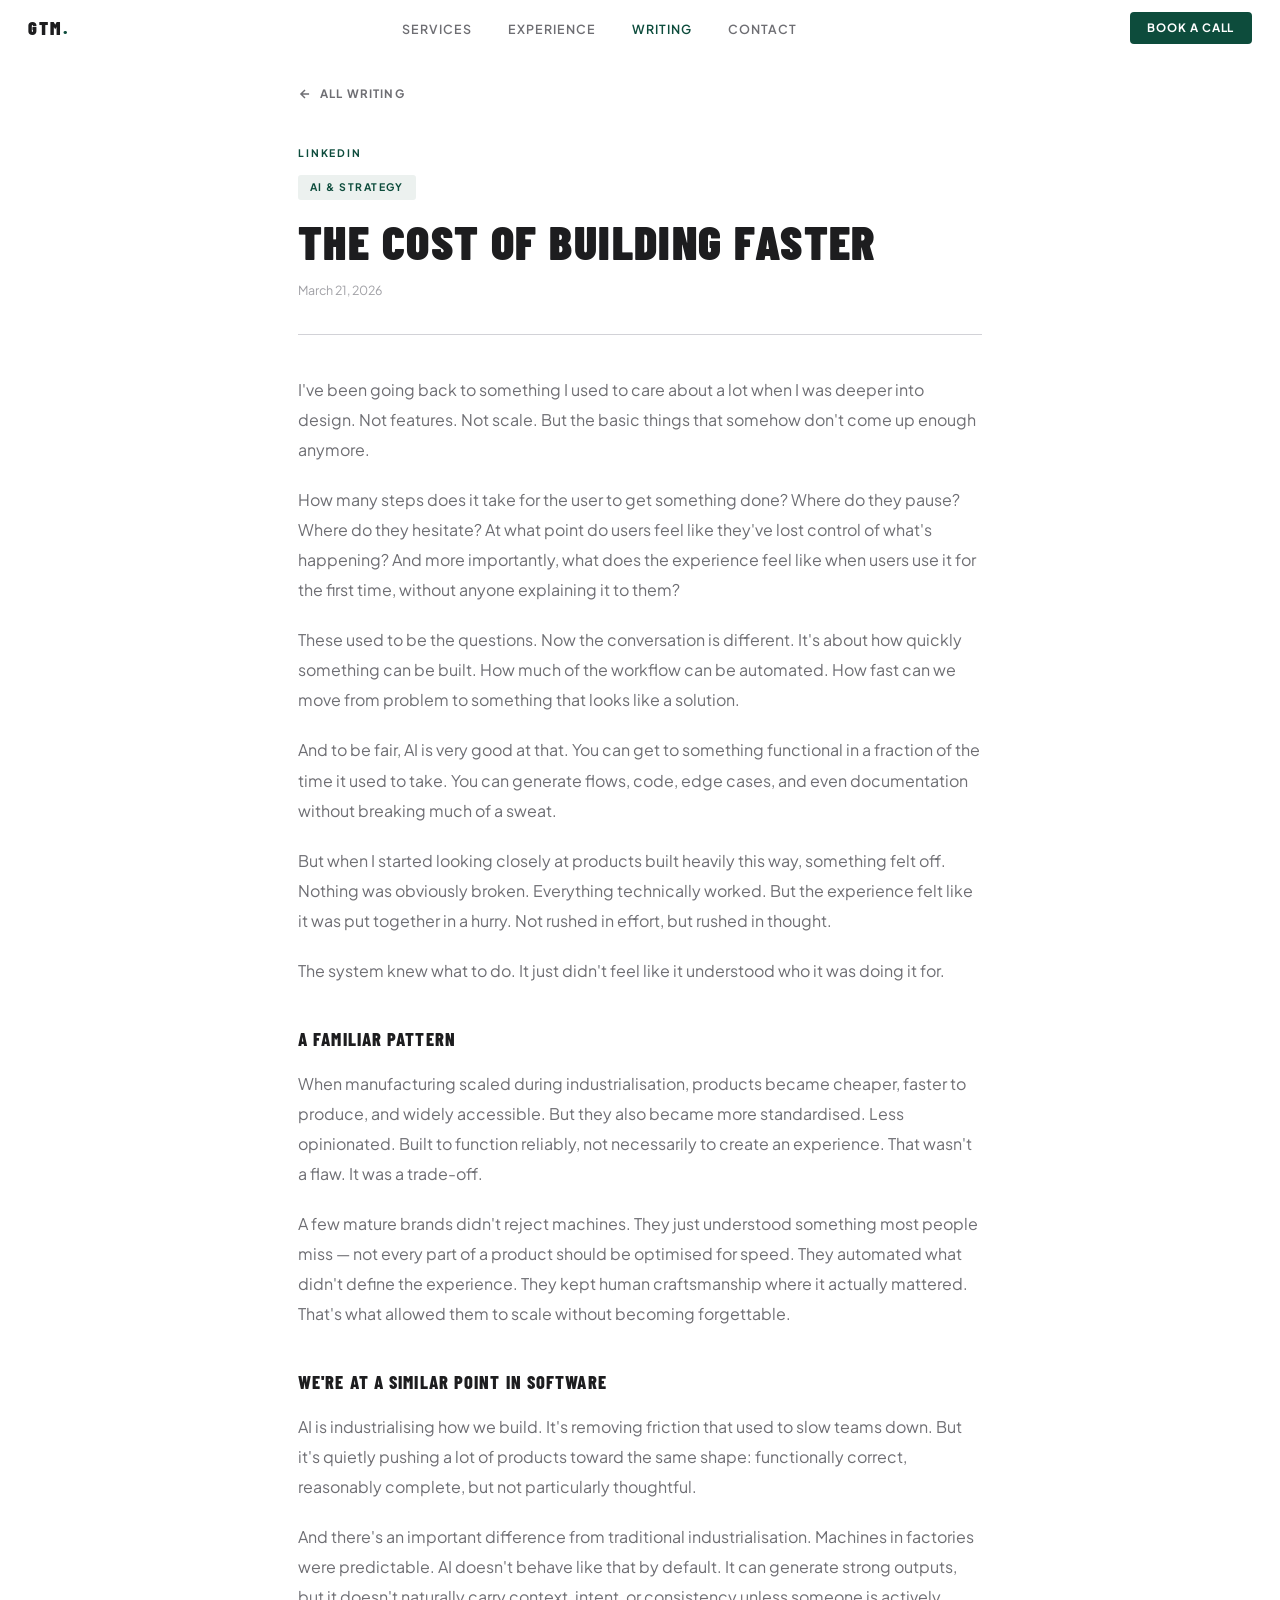
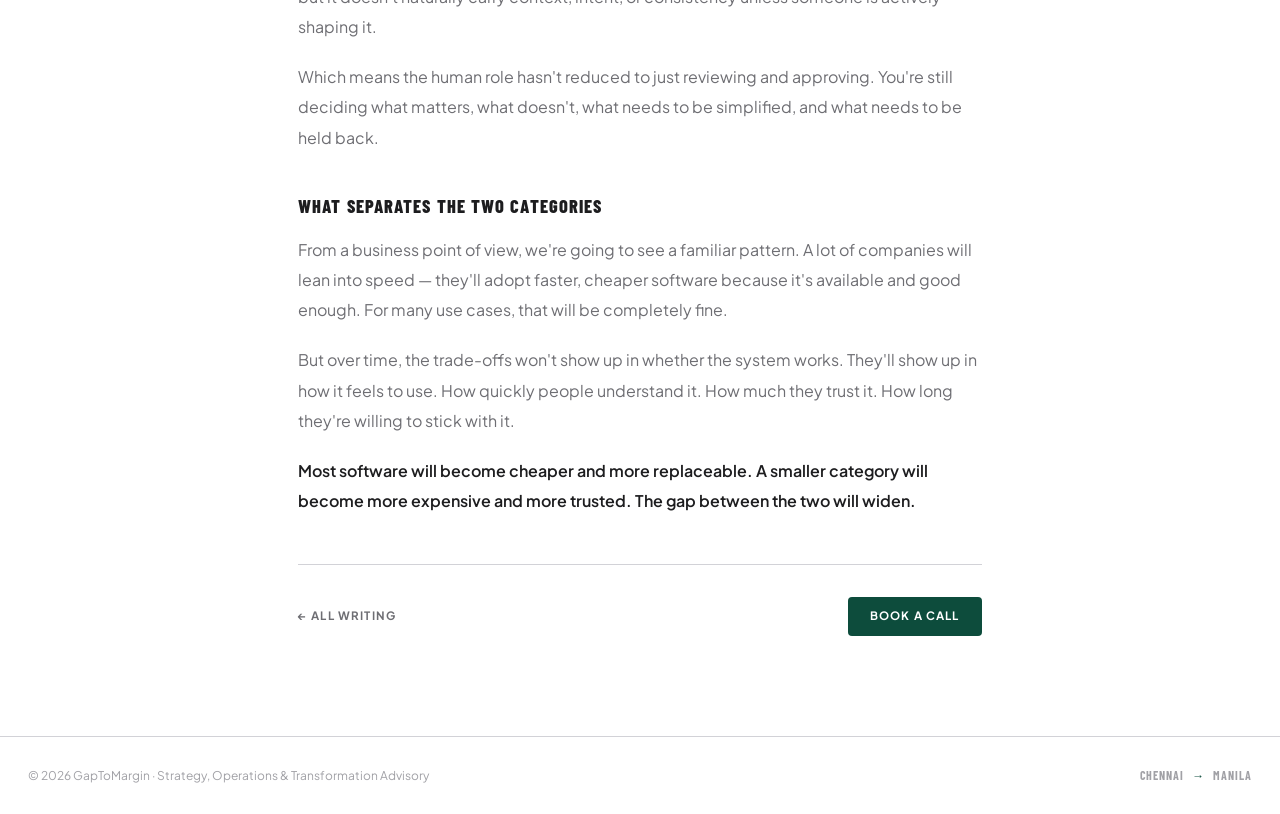
<file: blog/cost-of-building-faster.html>
<!DOCTYPE html>
<html lang="en">
<head>
  <meta charset="UTF-8"/>
  <meta name="viewport" content="width=device-width, initial-scale=1.0"/>
  <meta name="description" content="AI is making software faster to build. But speed without thought is producing products that technically work but feel rushed — and the gap between trusted software and replaceable software is widening."/>
  <title>The Cost of Building Faster — GapToMargin</title>
  <link rel="preconnect" href="https://fonts.googleapis.com"/>
  <link href="https://fonts.googleapis.com/css2?family=Barlow+Condensed:wght@700;800;900&family=Playfair+Display:wght@600;700;800&family=Plus+Jakarta+Sans:wght@300;400;500;600;700;800&display=swap" rel="stylesheet"/>
  <link rel="stylesheet" href="../styles.css"/>
</head>
<body>
<nav id="nav">
  <a href="../" class="nav-logo">GtM<span>.</span></a>
  <ul>
    <li><a href="../services.html">Services</a></li>
    <li><a href="../#experience">Experience</a></li>
    <li><a href="./" class="active">Writing</a></li>
    <li><a href="../#contact">Contact</a></li>
  </ul>
  <a href="https://calendly.com/akhilesh-arunachalam" target="_blank" class="nav-cta">Book a call</a>
</nav>

<div class="article-wrap">
  <a href="./" class="article-back">
    <svg width="14" height="14" fill="none" viewBox="0 0 24 24" stroke="currentColor" stroke-width="2.5"><path d="M19 12H5M12 5l-7 7 7 7"/></svg>
    All writing
  </a>
  <div class="article-platform">LinkedIn</div>
  <span class="article-cat">AI &amp; Strategy</span>
  <h1 class="article-title">The Cost of Building Faster</h1>
  <div class="article-date">March 21, 2026</div>
  <div class="article-body">
    <p>I've been going back to something I used to care about a lot when I was deeper into design. Not features. Not scale. But the basic things that somehow don't come up enough anymore.</p>
    <p>How many steps does it take for the user to get something done? Where do they pause? Where do they hesitate? At what point do users feel like they've lost control of what's happening? And more importantly, what does the experience feel like when users use it for the first time, without anyone explaining it to them?</p>
    <p>These used to be the questions. Now the conversation is different. It's about how quickly something can be built. How much of the workflow can be automated. How fast can we move from problem to something that looks like a solution.</p>
    <p>And to be fair, AI is very good at that. You can get to something functional in a fraction of the time it used to take. You can generate flows, code, edge cases, and even documentation without breaking much of a sweat.</p>
    <p>But when I started looking closely at products built heavily this way, something felt off. Nothing was obviously broken. Everything technically worked. But the experience felt like it was put together in a hurry. Not rushed in effort, but rushed in thought.</p>
    <p>The system knew what to do. It just didn't feel like it understood who it was doing it for.</p>
    <h3>A familiar pattern</h3>
    <p>When manufacturing scaled during industrialisation, products became cheaper, faster to produce, and widely accessible. But they also became more standardised. Less opinionated. Built to function reliably, not necessarily to create an experience. That wasn't a flaw. It was a trade-off.</p>
    <p>A few mature brands didn't reject machines. They just understood something most people miss — not every part of a product should be optimised for speed. They automated what didn't define the experience. They kept human craftsmanship where it actually mattered. That's what allowed them to scale without becoming forgettable.</p>
    <h3>We're at a similar point in software</h3>
    <p>AI is industrialising how we build. It's removing friction that used to slow teams down. But it's quietly pushing a lot of products toward the same shape: functionally correct, reasonably complete, but not particularly thoughtful.</p>
    <p>And there's an important difference from traditional industrialisation. Machines in factories were predictable. AI doesn't behave like that by default. It can generate strong outputs, but it doesn't naturally carry context, intent, or consistency unless someone is actively shaping it.</p>
    <p>Which means the human role hasn't reduced to just reviewing and approving. You're still deciding what matters, what doesn't, what needs to be simplified, and what needs to be held back.</p>
    <h3>What separates the two categories</h3>
    <p>From a business point of view, we're going to see a familiar pattern. A lot of companies will lean into speed — they'll adopt faster, cheaper software because it's available and good enough. For many use cases, that will be completely fine.</p>
    <p>But over time, the trade-offs won't show up in whether the system works. They'll show up in how it feels to use. How quickly people understand it. How much they trust it. How long they're willing to stick with it.</p>
    <p><strong>Most software will become cheaper and more replaceable. A smaller category will become more expensive and more trusted. The gap between the two will widen.</strong></p>
  </div>
  <div class="article-footer">
    <a href="./">← All writing</a>
    <a href="https://calendly.com/akhilesh-arunachalam" target="_blank" class="cta-btn">Book a call</a>
  </div>
</div>

<footer>
  <div class="ft-l">© 2026 GapToMargin · Strategy, Operations &amp; Transformation Advisory</div>
  <div class="ft-r">Chennai <span>→</span> Manila</div>
</footer>
<script>
  const nav = document.getElementById('nav');
  window.addEventListener('scroll', () => nav.classList.toggle('scrolled', window.scrollY > 16), { passive: true });
</script>
</body>
</html>
</file>
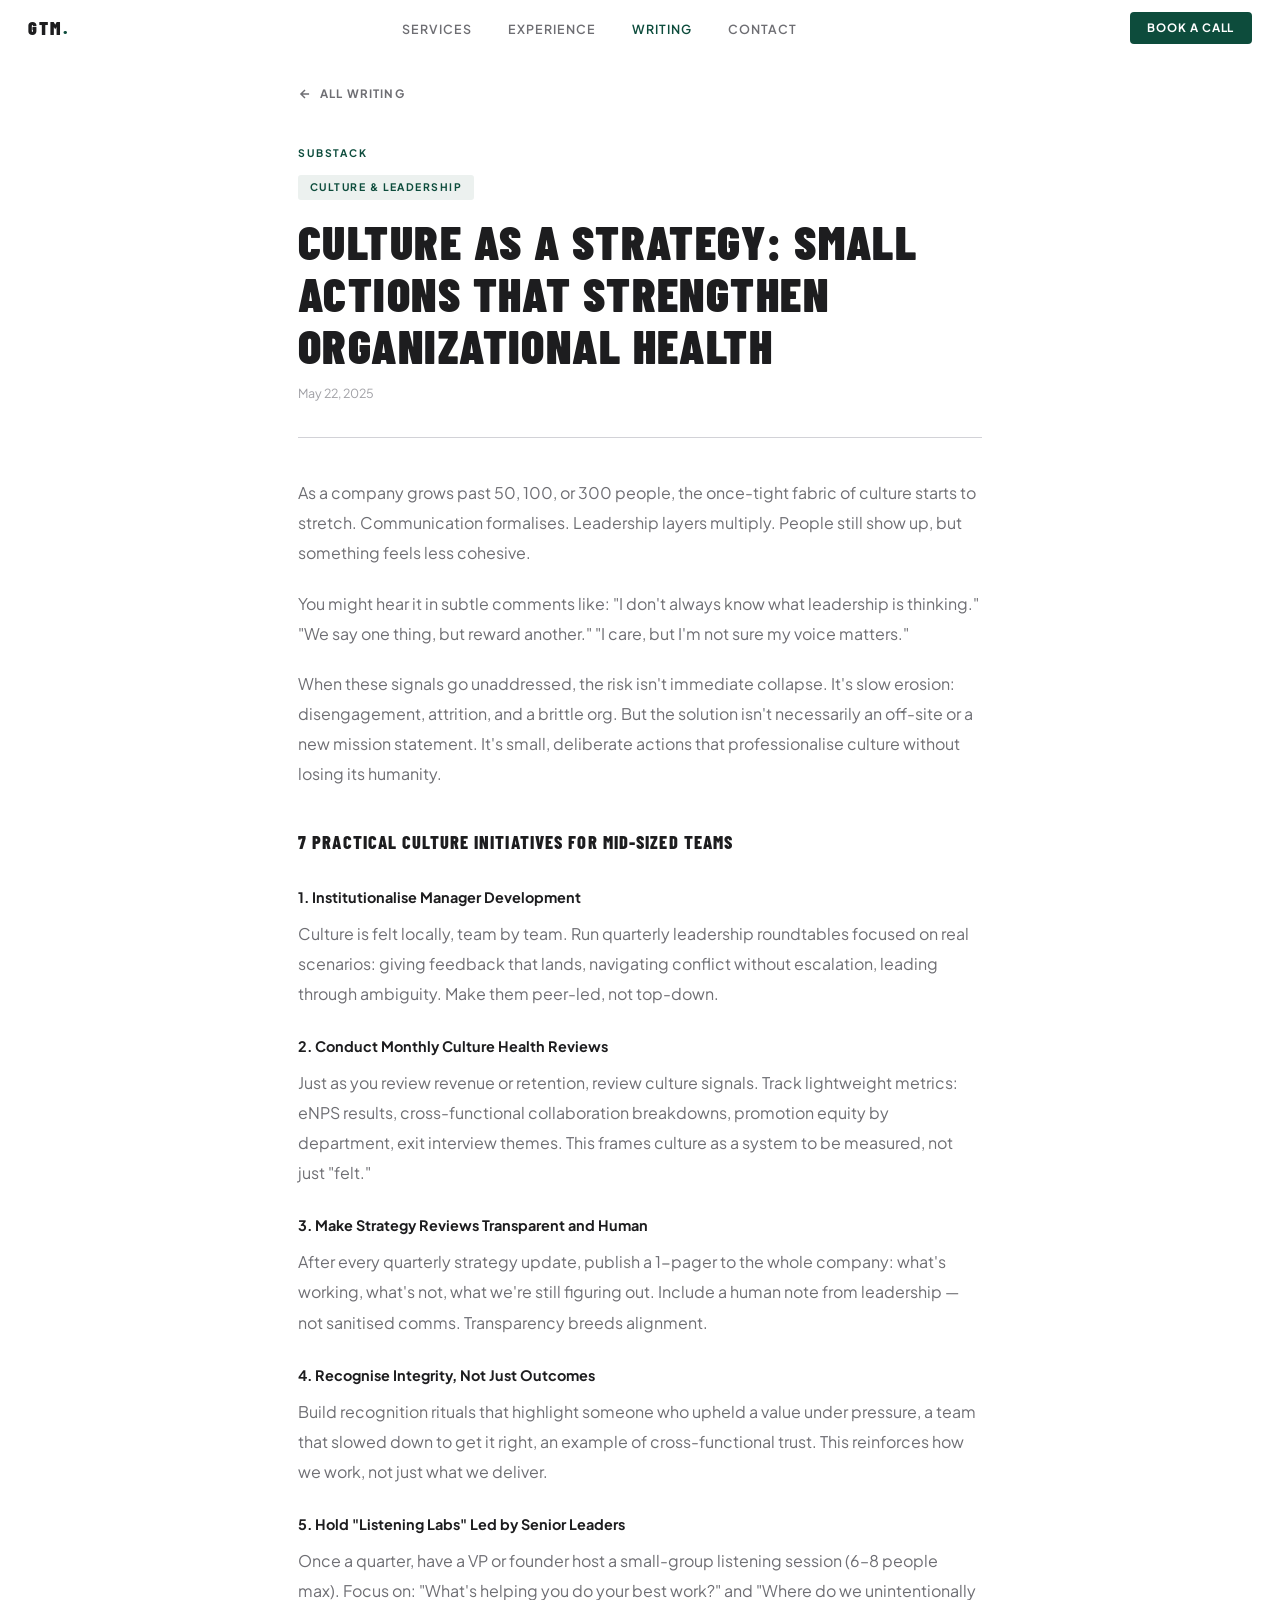
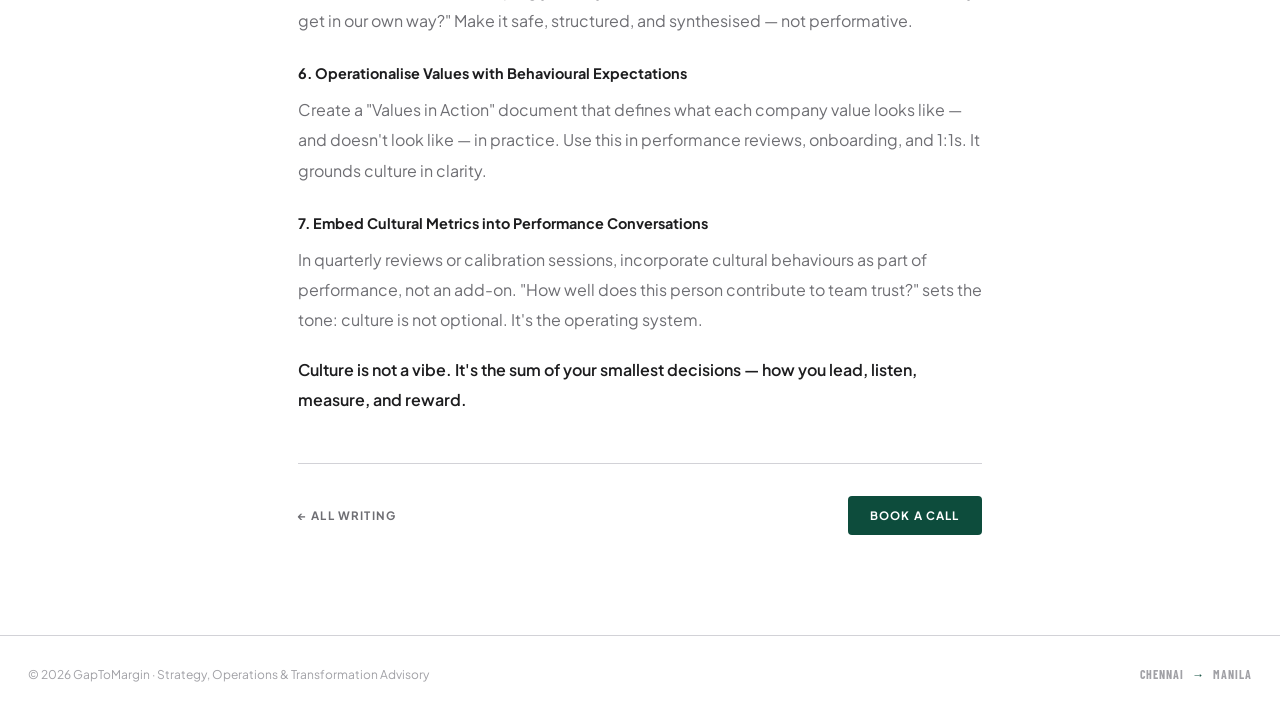
<file: blog/culture-as-strategy-small-actions.html>
<!DOCTYPE html>
<html lang="en">
<head>
  <meta charset="UTF-8"/>
  <meta name="viewport" content="width=device-width, initial-scale=1.0"/>
  <meta name="description" content="As companies scale past 50-300 people, culture starts to stretch. Seven practical initiatives that strengthen organisational health without losing humanity."/>
  <title>Culture as a Strategy: Small Actions That Strengthen Organizational Health — GapToMargin</title>
  <link rel="preconnect" href="https://fonts.googleapis.com"/>
  <link href="https://fonts.googleapis.com/css2?family=Barlow+Condensed:wght@700;800;900&family=Playfair+Display:wght@600;700;800&family=Plus+Jakarta+Sans:wght@300;400;500;600;700;800&display=swap" rel="stylesheet"/>
  <link rel="stylesheet" href="../styles.css"/>
</head>
<body>
<nav id="nav">
  <a href="../" class="nav-logo">GtM<span>.</span></a>
  <ul>
    <li><a href="../services.html">Services</a></li>
    <li><a href="../#experience">Experience</a></li>
    <li><a href="./" class="active">Writing</a></li>
    <li><a href="../#contact">Contact</a></li>
  </ul>
  <a href="https://calendly.com/akhilesh-arunachalam" target="_blank" class="nav-cta">Book a call</a>
</nav>

<div class="article-wrap">
  <a href="./" class="article-back">
    <svg width="14" height="14" fill="none" viewBox="0 0 24 24" stroke="currentColor" stroke-width="2.5"><path d="M19 12H5M12 5l-7 7 7 7"/></svg>
    All writing
  </a>
  <div class="article-platform">Substack</div>
  <span class="article-cat">Culture &amp; Leadership</span>
  <h1 class="article-title">Culture as a Strategy: Small Actions That Strengthen Organizational Health</h1>
  <div class="article-date">May 22, 2025</div>
  <div class="article-body">
    <p>As a company grows past 50, 100, or 300 people, the once-tight fabric of culture starts to stretch. Communication formalises. Leadership layers multiply. People still show up, but something feels less cohesive.</p>
    <p>You might hear it in subtle comments like: "I don't always know what leadership is thinking." "We say one thing, but reward another." "I care, but I'm not sure my voice matters."</p>
    <p>When these signals go unaddressed, the risk isn't immediate collapse. It's slow erosion: disengagement, attrition, and a brittle org. But the solution isn't necessarily an off-site or a new mission statement. It's small, deliberate actions that professionalise culture without losing its humanity.</p>
    <h3>7 Practical Culture Initiatives for Mid-Sized Teams</h3>
    <h4>1. Institutionalise Manager Development</h4>
    <p>Culture is felt locally, team by team. Run quarterly leadership roundtables focused on real scenarios: giving feedback that lands, navigating conflict without escalation, leading through ambiguity. Make them peer-led, not top-down.</p>
    <h4>2. Conduct Monthly Culture Health Reviews</h4>
    <p>Just as you review revenue or retention, review culture signals. Track lightweight metrics: eNPS results, cross-functional collaboration breakdowns, promotion equity by department, exit interview themes. This frames culture as a system to be measured, not just "felt."</p>
    <h4>3. Make Strategy Reviews Transparent and Human</h4>
    <p>After every quarterly strategy update, publish a 1-pager to the whole company: what's working, what's not, what we're still figuring out. Include a human note from leadership — not sanitised comms. Transparency breeds alignment.</p>
    <h4>4. Recognise Integrity, Not Just Outcomes</h4>
    <p>Build recognition rituals that highlight someone who upheld a value under pressure, a team that slowed down to get it right, an example of cross-functional trust. This reinforces how we work, not just what we deliver.</p>
    <h4>5. Hold "Listening Labs" Led by Senior Leaders</h4>
    <p>Once a quarter, have a VP or founder host a small-group listening session (6–8 people max). Focus on: "What's helping you do your best work?" and "Where do we unintentionally get in our own way?" Make it safe, structured, and synthesised — not performative.</p>
    <h4>6. Operationalise Values with Behavioural Expectations</h4>
    <p>Create a "Values in Action" document that defines what each company value looks like — and doesn't look like — in practice. Use this in performance reviews, onboarding, and 1:1s. It grounds culture in clarity.</p>
    <h4>7. Embed Cultural Metrics into Performance Conversations</h4>
    <p>In quarterly reviews or calibration sessions, incorporate cultural behaviours as part of performance, not an add-on. "How well does this person contribute to team trust?" sets the tone: culture is not optional. It's the operating system.</p>
    <p><strong>Culture is not a vibe. It's the sum of your smallest decisions — how you lead, listen, measure, and reward.</strong></p>
  </div>
  <div class="article-footer">
    <a href="./">← All writing</a>
    <a href="https://calendly.com/akhilesh-arunachalam" target="_blank" class="cta-btn">Book a call</a>
  </div>
</div>

<footer>
  <div class="ft-l">© 2026 GapToMargin · Strategy, Operations &amp; Transformation Advisory</div>
  <div class="ft-r">Chennai <span>→</span> Manila</div>
</footer>
<script>
  const nav = document.getElementById('nav');
  window.addEventListener('scroll', () => nav.classList.toggle('scrolled', window.scrollY > 16), { passive: true });
</script>
</body>
</html>
</file>
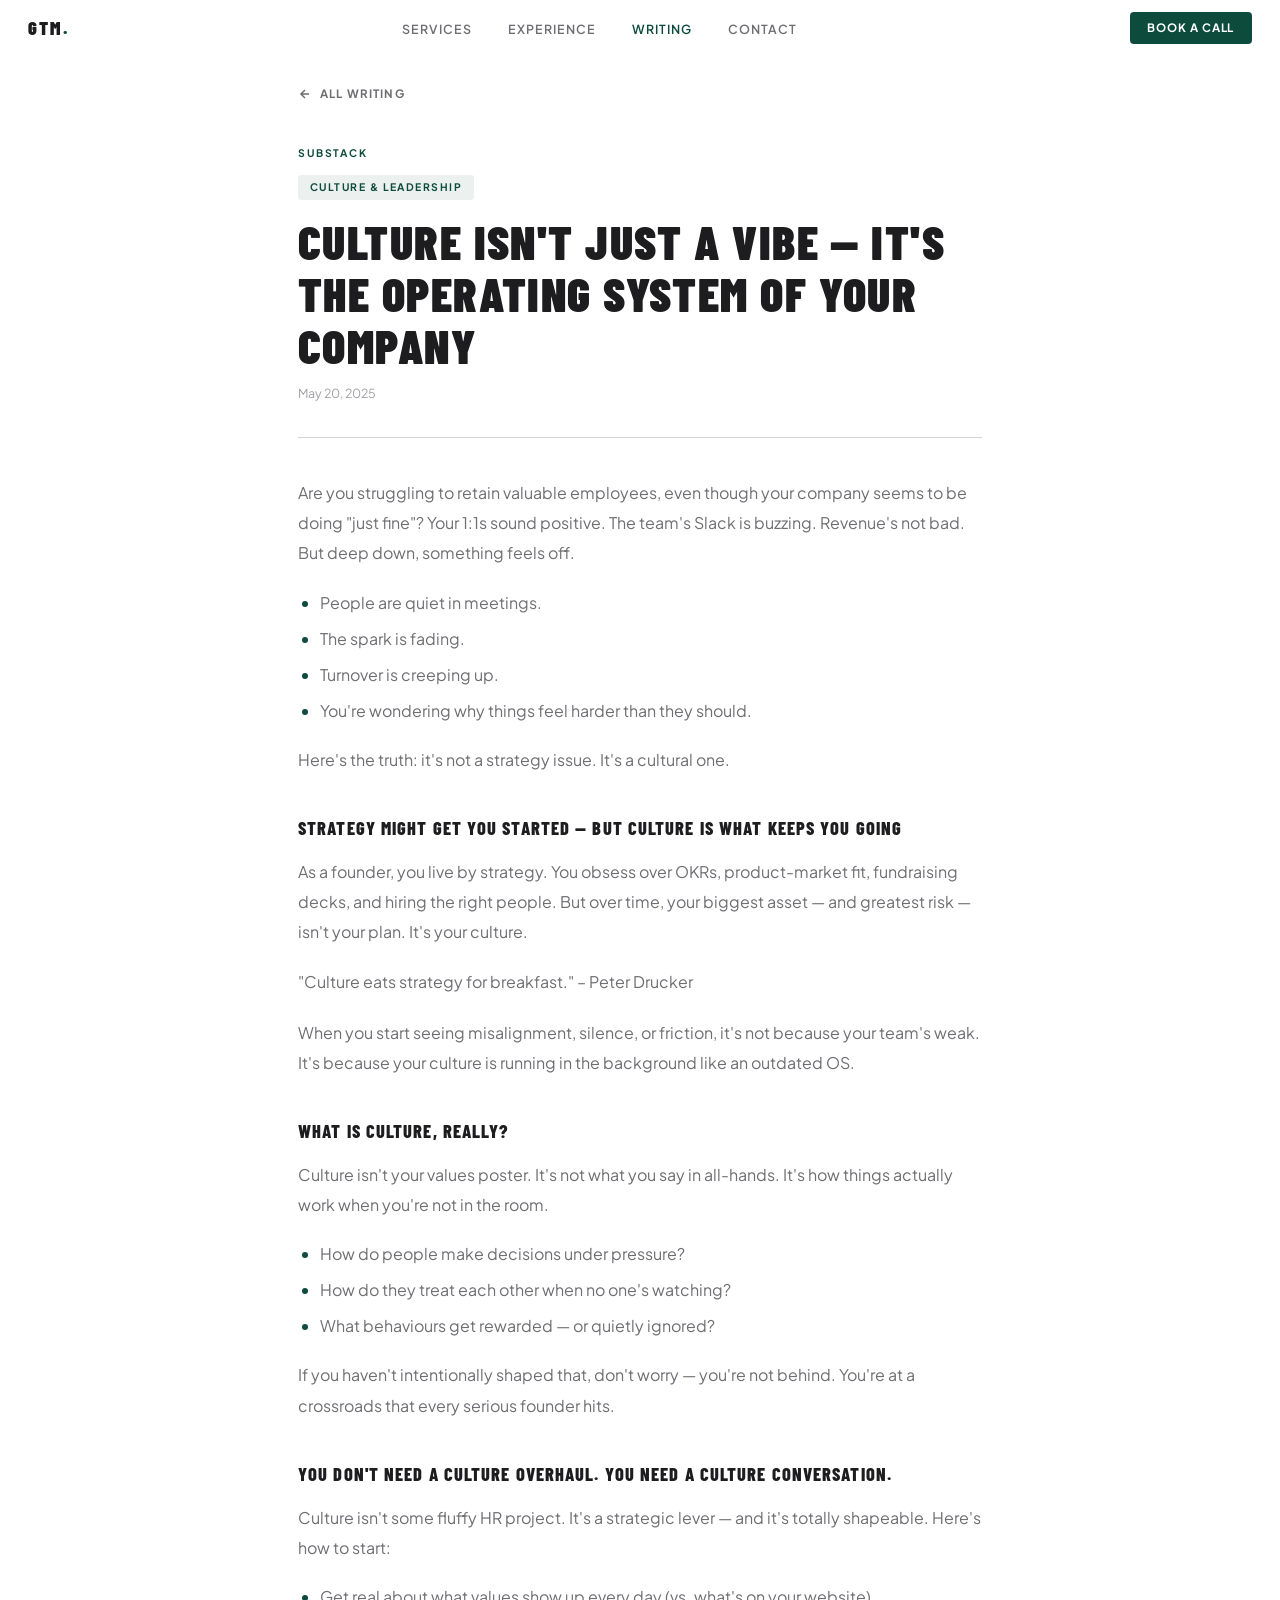
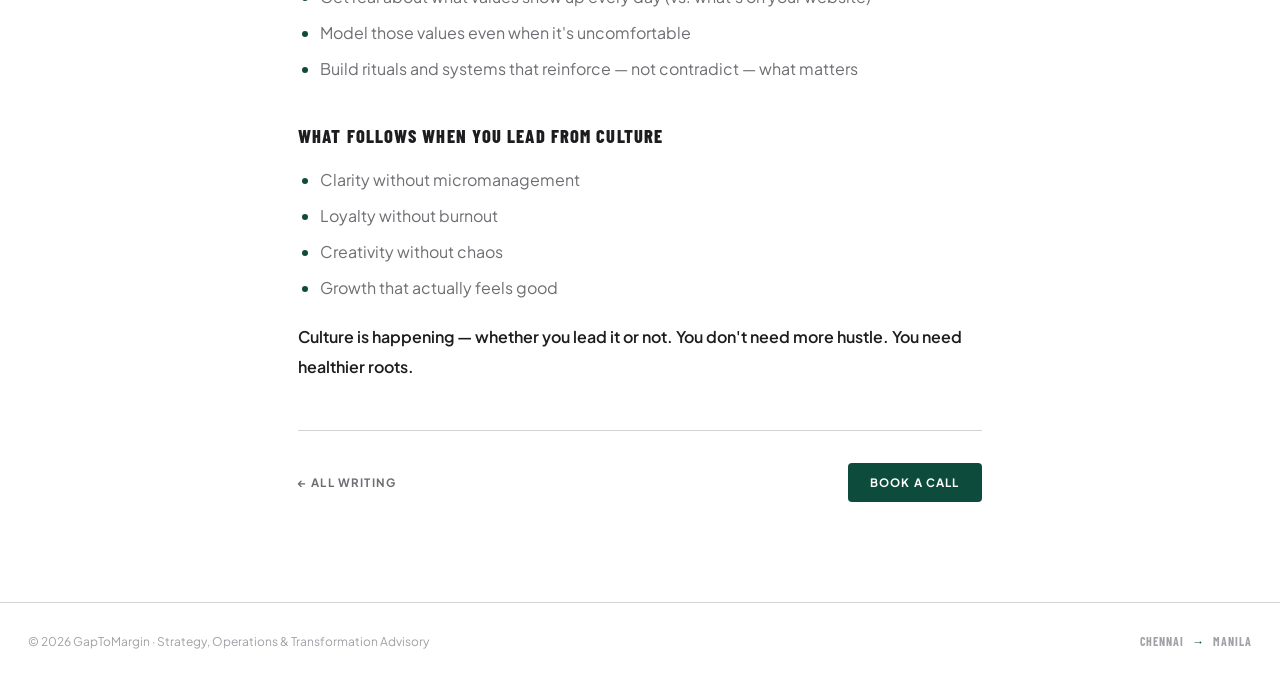
<file: blog/culture-not-just-a-vibe.html>
<!DOCTYPE html>
<html lang="en">
<head>
  <meta charset="UTF-8"/>
  <meta name="viewport" content="width=device-width, initial-scale=1.0"/>
  <meta name="description" content="Culture isn't a vibe — it's the operating system of your company. When things feel off despite good metrics, it's a cultural problem hiding in plain sight."/>
  <title>Culture Isn't Just a Vibe — GapToMargin</title>
  <link rel="preconnect" href="https://fonts.googleapis.com"/>
  <link href="https://fonts.googleapis.com/css2?family=Barlow+Condensed:wght@700;800;900&family=Playfair+Display:wght@600;700;800&family=Plus+Jakarta+Sans:wght@300;400;500;600;700;800&display=swap" rel="stylesheet"/>
  <link rel="stylesheet" href="../styles.css"/>
</head>
<body>
<nav id="nav">
  <a href="../" class="nav-logo">GtM<span>.</span></a>
  <ul>
    <li><a href="../services.html">Services</a></li>
    <li><a href="../#experience">Experience</a></li>
    <li><a href="./" class="active">Writing</a></li>
    <li><a href="../#contact">Contact</a></li>
  </ul>
  <a href="https://calendly.com/akhilesh-arunachalam" target="_blank" class="nav-cta">Book a call</a>
</nav>

<div class="article-wrap">
  <a href="./" class="article-back">
    <svg width="14" height="14" fill="none" viewBox="0 0 24 24" stroke="currentColor" stroke-width="2.5"><path d="M19 12H5M12 5l-7 7 7 7"/></svg>
    All writing
  </a>
  <div class="article-platform">Substack</div>
  <span class="article-cat">Culture &amp; Leadership</span>
  <h1 class="article-title">Culture Isn't Just a Vibe — It's the Operating System of Your Company</h1>
  <div class="article-date">May 20, 2025</div>
  <div class="article-body">
    <p>Are you struggling to retain valuable employees, even though your company seems to be doing "just fine"? Your 1:1s sound positive. The team's Slack is buzzing. Revenue's not bad. But deep down, something feels off.</p>
    <ul>
      <li>People are quiet in meetings.</li>
      <li>The spark is fading.</li>
      <li>Turnover is creeping up.</li>
      <li>You're wondering why things feel harder than they should.</li>
    </ul>
    <p>Here's the truth: it's not a strategy issue. It's a cultural one.</p>
    <h3>Strategy Might Get You Started — But Culture Is What Keeps You Going</h3>
    <p>As a founder, you live by strategy. You obsess over OKRs, product-market fit, fundraising decks, and hiring the right people. But over time, your biggest asset — and greatest risk — isn't your plan. It's your culture.</p>
    <p>"Culture eats strategy for breakfast." – Peter Drucker</p>
    <p>When you start seeing misalignment, silence, or friction, it's not because your team's weak. It's because your culture is running in the background like an outdated OS.</p>
    <h3>What Is Culture, Really?</h3>
    <p>Culture isn't your values poster. It's not what you say in all-hands. It's how things actually work when you're not in the room.</p>
    <ul>
      <li>How do people make decisions under pressure?</li>
      <li>How do they treat each other when no one's watching?</li>
      <li>What behaviours get rewarded — or quietly ignored?</li>
    </ul>
    <p>If you haven't intentionally shaped that, don't worry — you're not behind. You're at a crossroads that every serious founder hits.</p>
    <h3>You Don't Need a Culture Overhaul. You Need a Culture Conversation.</h3>
    <p>Culture isn't some fluffy HR project. It's a strategic lever — and it's totally shapeable. Here's how to start:</p>
    <ul>
      <li>Get real about what values show up every day (vs. what's on your website)</li>
      <li>Model those values even when it's uncomfortable</li>
      <li>Build rituals and systems that reinforce — not contradict — what matters</li>
    </ul>
    <h3>What Follows When You Lead from Culture</h3>
    <ul>
      <li>Clarity without micromanagement</li>
      <li>Loyalty without burnout</li>
      <li>Creativity without chaos</li>
      <li>Growth that actually feels good</li>
    </ul>
    <p><strong>Culture is happening — whether you lead it or not. You don't need more hustle. You need healthier roots.</strong></p>
  </div>
  <div class="article-footer">
    <a href="./">← All writing</a>
    <a href="https://calendly.com/akhilesh-arunachalam" target="_blank" class="cta-btn">Book a call</a>
  </div>
</div>

<footer>
  <div class="ft-l">© 2026 GapToMargin · Strategy, Operations &amp; Transformation Advisory</div>
  <div class="ft-r">Chennai <span>→</span> Manila</div>
</footer>
<script>
  const nav = document.getElementById('nav');
  window.addEventListener('scroll', () => nav.classList.toggle('scrolled', window.scrollY > 16), { passive: true });
</script>
</body>
</html>
</file>
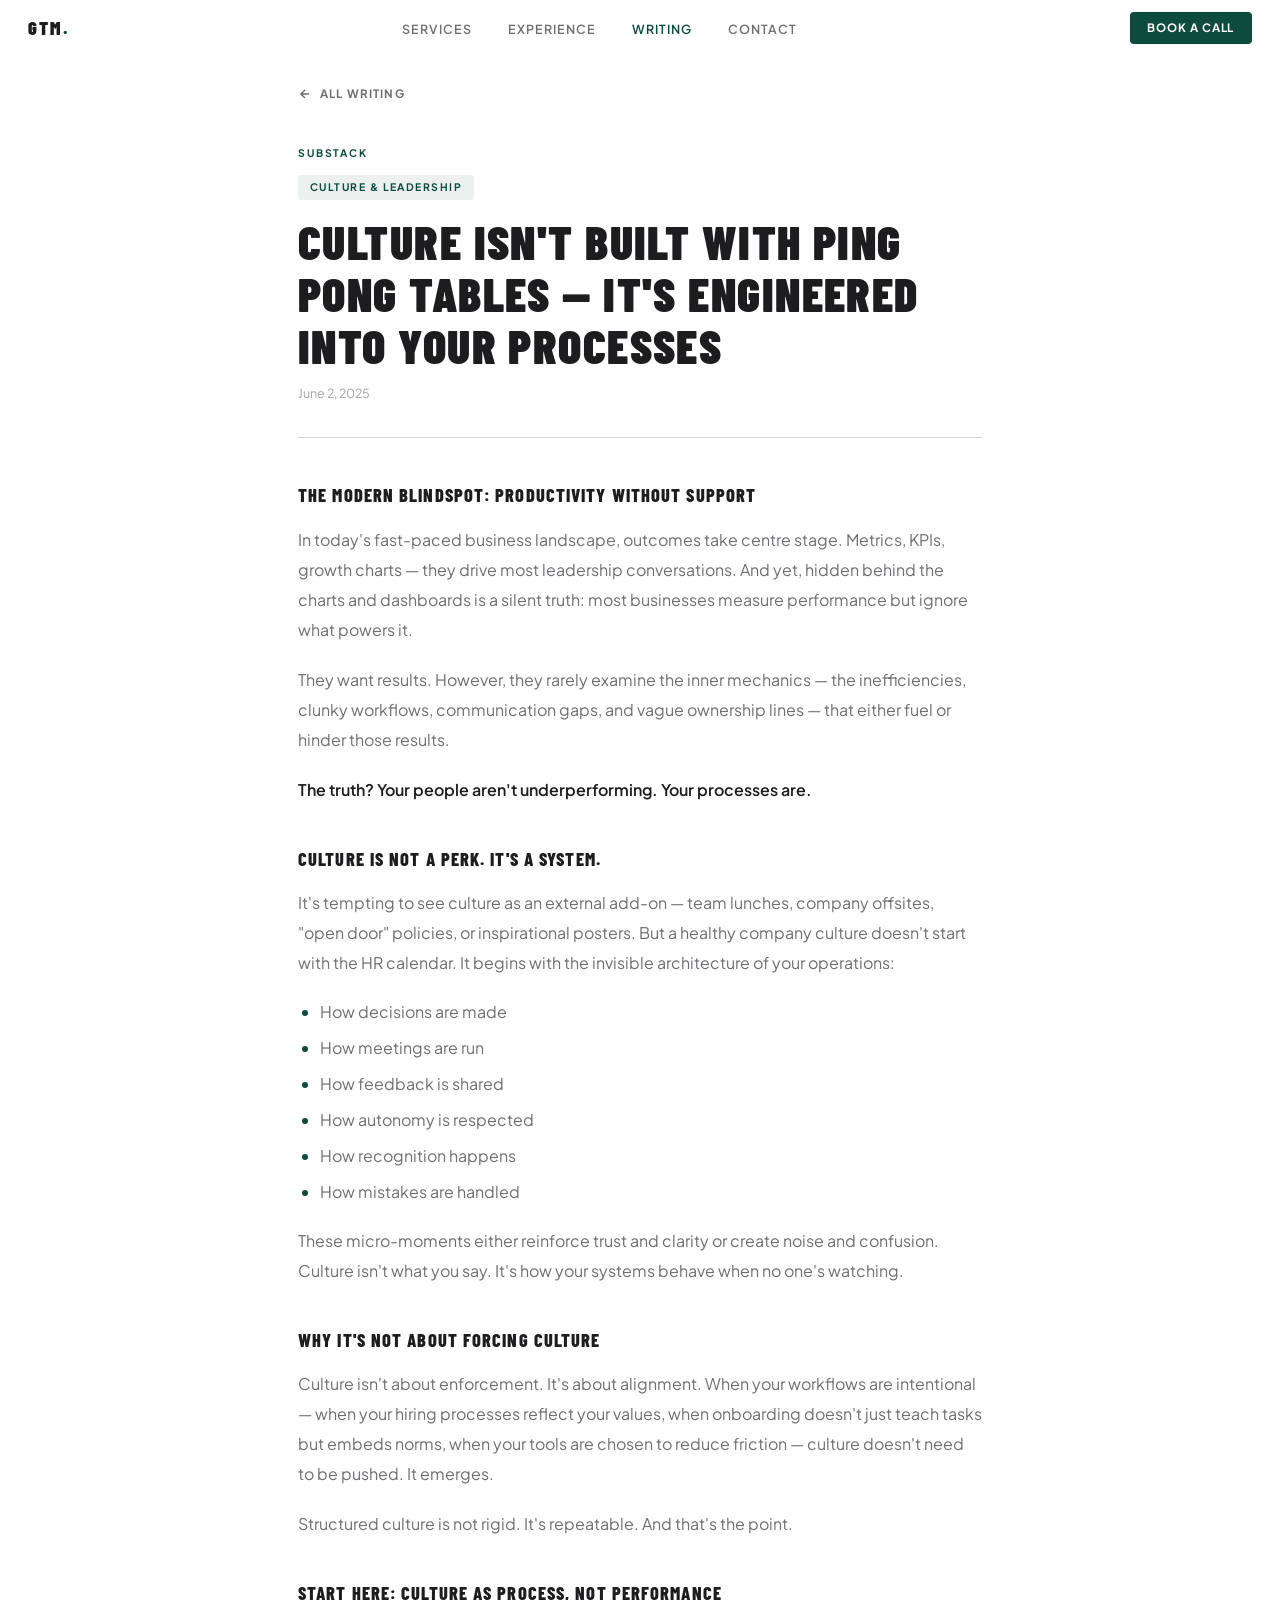
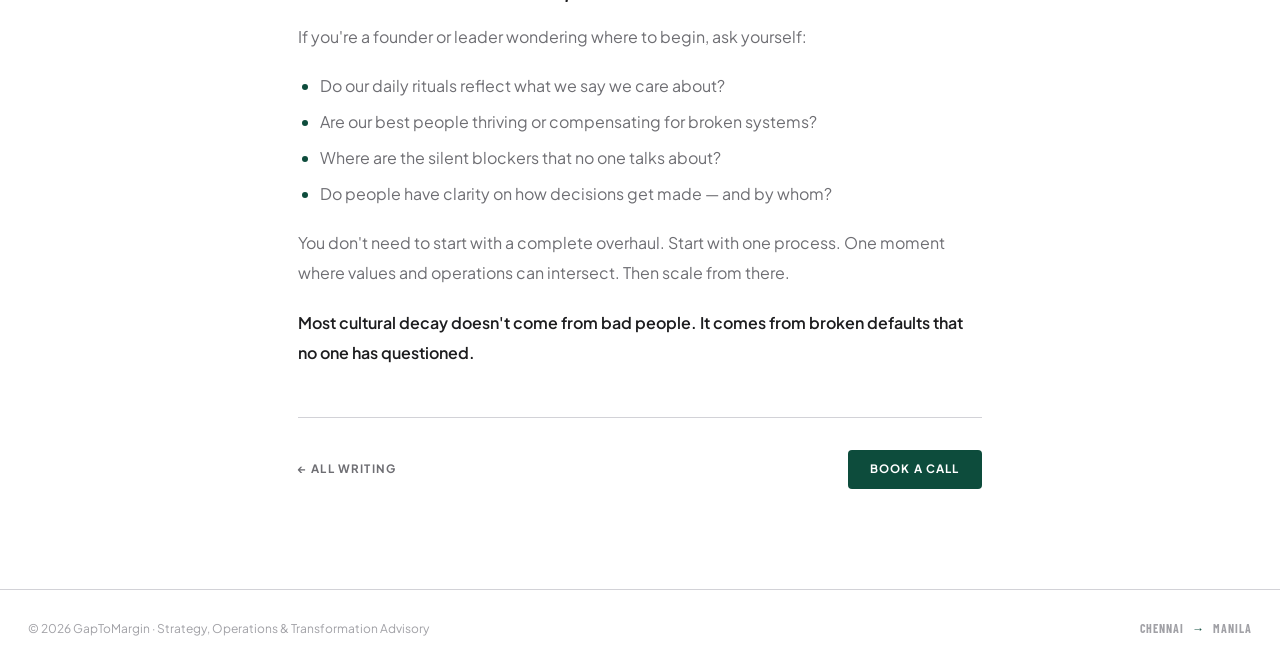
<file: blog/culture-ping-pong-tables-processes.html>
<!DOCTYPE html>
<html lang="en">
<head>
  <meta charset="UTF-8"/>
  <meta name="viewport" content="width=device-width, initial-scale=1.0"/>
  <meta name="description" content="Culture isn't built with perks — it's engineered into your processes. Your people aren't underperforming. Your processes are."/>
  <title>Culture Isn't Built with Ping Pong Tables — GapToMargin</title>
  <link rel="preconnect" href="https://fonts.googleapis.com"/>
  <link href="https://fonts.googleapis.com/css2?family=Barlow+Condensed:wght@700;800;900&family=Playfair+Display:wght@600;700;800&family=Plus+Jakarta+Sans:wght@300;400;500;600;700;800&display=swap" rel="stylesheet"/>
  <link rel="stylesheet" href="../styles.css"/>
</head>
<body>
<nav id="nav">
  <a href="../" class="nav-logo">GtM<span>.</span></a>
  <ul>
    <li><a href="../services.html">Services</a></li>
    <li><a href="../#experience">Experience</a></li>
    <li><a href="./" class="active">Writing</a></li>
    <li><a href="../#contact">Contact</a></li>
  </ul>
  <a href="https://calendly.com/akhilesh-arunachalam" target="_blank" class="nav-cta">Book a call</a>
</nav>

<div class="article-wrap">
  <a href="./" class="article-back">
    <svg width="14" height="14" fill="none" viewBox="0 0 24 24" stroke="currentColor" stroke-width="2.5"><path d="M19 12H5M12 5l-7 7 7 7"/></svg>
    All writing
  </a>
  <div class="article-platform">Substack</div>
  <span class="article-cat">Culture &amp; Leadership</span>
  <h1 class="article-title">Culture Isn't Built with Ping Pong Tables — It's Engineered into Your Processes</h1>
  <div class="article-date">June 2, 2025</div>
  <div class="article-body">
    <h3>The Modern Blindspot: Productivity Without Support</h3>
    <p>In today's fast-paced business landscape, outcomes take centre stage. Metrics, KPIs, growth charts — they drive most leadership conversations. And yet, hidden behind the charts and dashboards is a silent truth: most businesses measure performance but ignore what powers it.</p>
    <p>They want results. However, they rarely examine the inner mechanics — the inefficiencies, clunky workflows, communication gaps, and vague ownership lines — that either fuel or hinder those results.</p>
    <p><strong>The truth? Your people aren't underperforming. Your processes are.</strong></p>
    <h3>Culture Is Not a Perk. It's a System.</h3>
    <p>It's tempting to see culture as an external add-on — team lunches, company offsites, "open door" policies, or inspirational posters. But a healthy company culture doesn't start with the HR calendar. It begins with the invisible architecture of your operations:</p>
    <ul>
      <li>How decisions are made</li>
      <li>How meetings are run</li>
      <li>How feedback is shared</li>
      <li>How autonomy is respected</li>
      <li>How recognition happens</li>
      <li>How mistakes are handled</li>
    </ul>
    <p>These micro-moments either reinforce trust and clarity or create noise and confusion. Culture isn't what you say. It's how your systems behave when no one's watching.</p>
    <h3>Why It's Not About Forcing Culture</h3>
    <p>Culture isn't about enforcement. It's about alignment. When your workflows are intentional — when your hiring processes reflect your values, when onboarding doesn't just teach tasks but embeds norms, when your tools are chosen to reduce friction — culture doesn't need to be pushed. It emerges.</p>
    <p>Structured culture is not rigid. It's repeatable. And that's the point.</p>
    <h3>Start Here: Culture as Process, Not Performance</h3>
    <p>If you're a founder or leader wondering where to begin, ask yourself:</p>
    <ul>
      <li>Do our daily rituals reflect what we say we care about?</li>
      <li>Are our best people thriving or compensating for broken systems?</li>
      <li>Where are the silent blockers that no one talks about?</li>
      <li>Do people have clarity on how decisions get made — and by whom?</li>
    </ul>
    <p>You don't need to start with a complete overhaul. Start with one process. One moment where values and operations can intersect. Then scale from there.</p>
    <p><strong>Most cultural decay doesn't come from bad people. It comes from broken defaults that no one has questioned.</strong></p>
  </div>
  <div class="article-footer">
    <a href="./">← All writing</a>
    <a href="https://calendly.com/akhilesh-arunachalam" target="_blank" class="cta-btn">Book a call</a>
  </div>
</div>

<footer>
  <div class="ft-l">© 2026 GapToMargin · Strategy, Operations &amp; Transformation Advisory</div>
  <div class="ft-r">Chennai <span>→</span> Manila</div>
</footer>
<script>
  const nav = document.getElementById('nav');
  window.addEventListener('scroll', () => nav.classList.toggle('scrolled', window.scrollY > 16), { passive: true });
</script>
</body>
</html>
</file>
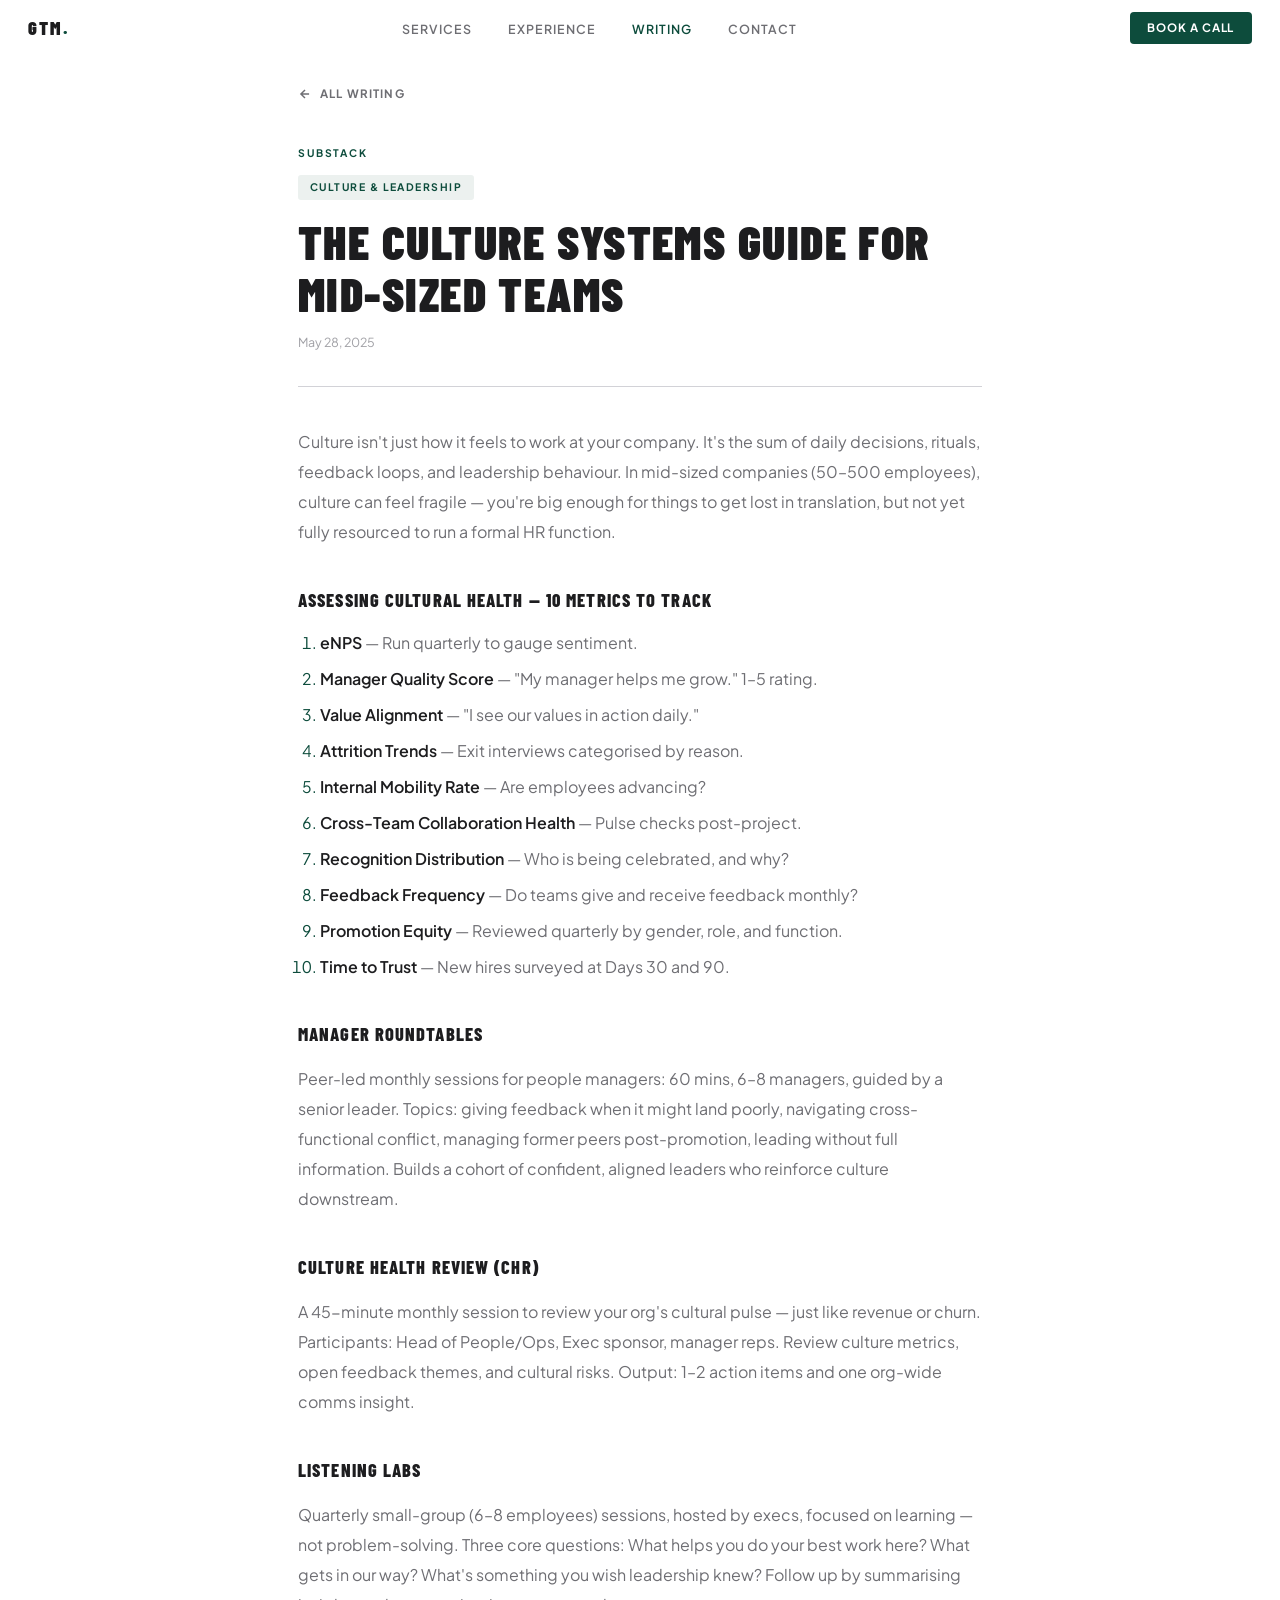
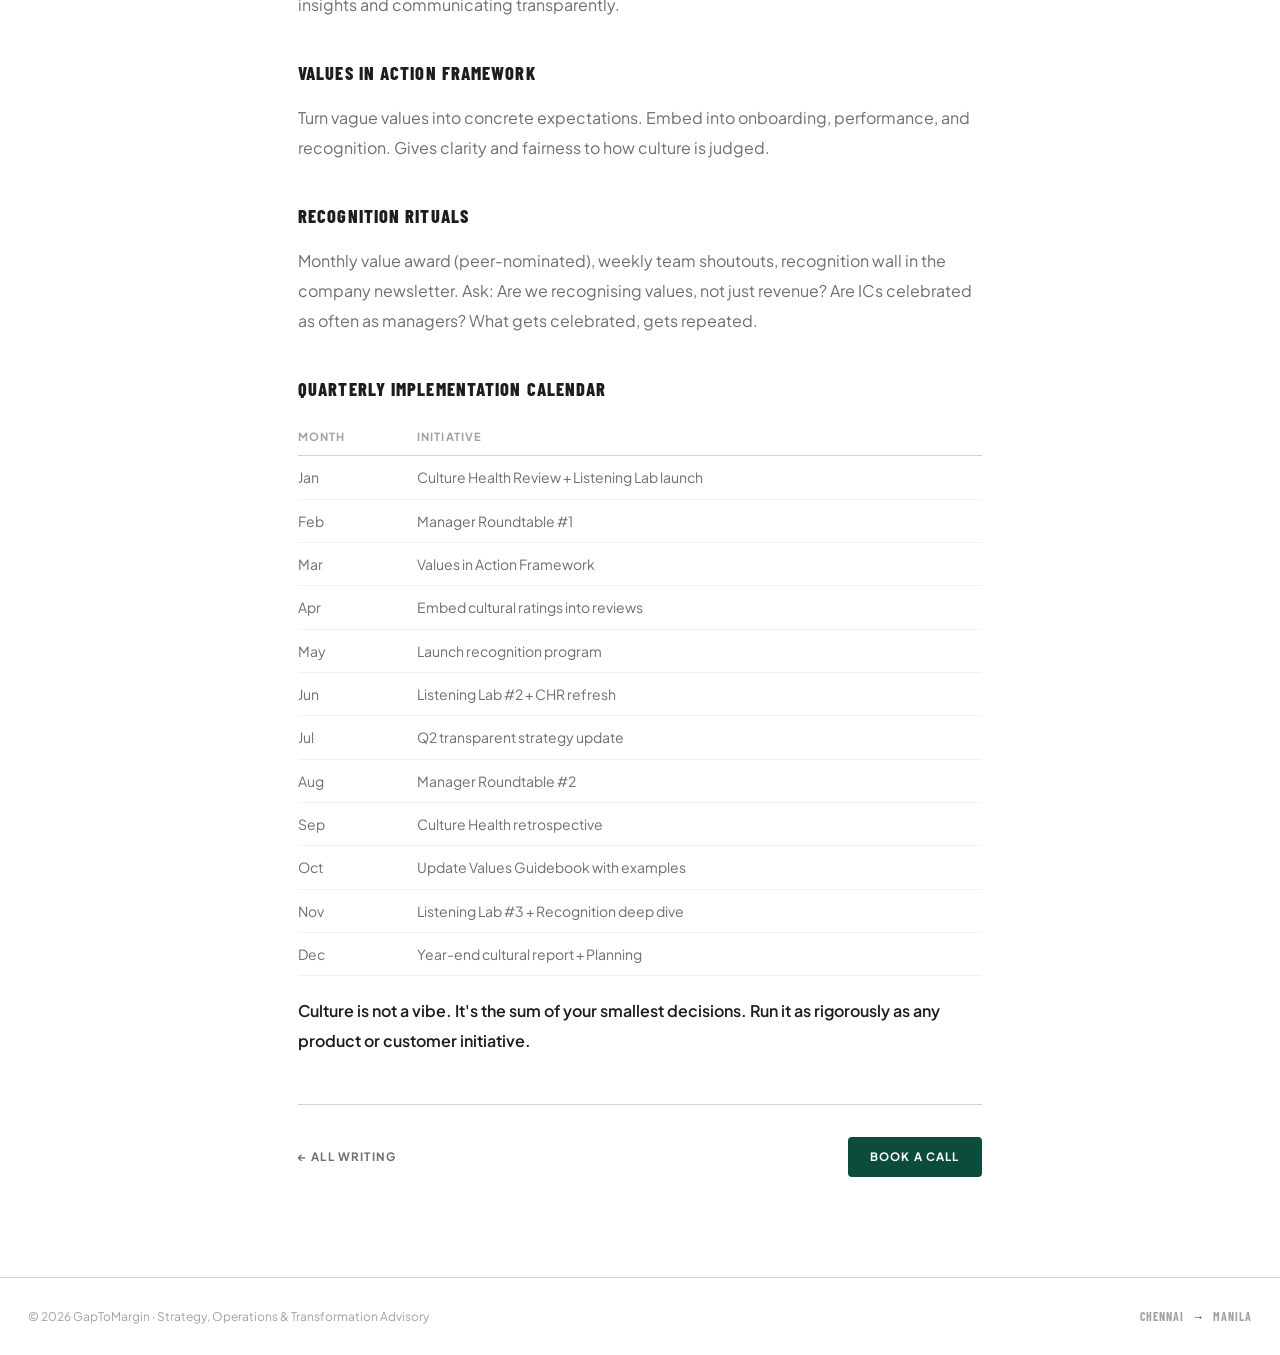
<file: blog/culture-systems-guide.html>
<!DOCTYPE html>
<html lang="en">
<head>
  <meta charset="UTF-8"/>
  <meta name="viewport" content="width=device-width, initial-scale=1.0"/>
  <meta name="description" content="A practical handbook to strengthen culture health, build alignment, and operationalise values — for companies where culture feels fragile and formal HR is still catching up."/>
  <title>The Culture Systems Guide for Mid-Sized Teams — GapToMargin</title>
  <link rel="preconnect" href="https://fonts.googleapis.com"/>
  <link href="https://fonts.googleapis.com/css2?family=Barlow+Condensed:wght@700;800;900&family=Playfair+Display:wght@600;700;800&family=Plus+Jakarta+Sans:wght@300;400;500;600;700;800&display=swap" rel="stylesheet"/>
  <link rel="stylesheet" href="../styles.css"/>
</head>
<body>
<nav id="nav">
  <a href="../" class="nav-logo">GtM<span>.</span></a>
  <ul>
    <li><a href="../services.html">Services</a></li>
    <li><a href="../#experience">Experience</a></li>
    <li><a href="./" class="active">Writing</a></li>
    <li><a href="../#contact">Contact</a></li>
  </ul>
  <a href="https://calendly.com/akhilesh-arunachalam" target="_blank" class="nav-cta">Book a call</a>
</nav>

<div class="article-wrap">
  <a href="./" class="article-back">
    <svg width="14" height="14" fill="none" viewBox="0 0 24 24" stroke="currentColor" stroke-width="2.5"><path d="M19 12H5M12 5l-7 7 7 7"/></svg>
    All writing
  </a>
  <div class="article-platform">Substack</div>
  <span class="article-cat">Culture &amp; Leadership</span>
  <h1 class="article-title">The Culture Systems Guide for Mid-Sized Teams</h1>
  <div class="article-date">May 28, 2025</div>
  <div class="article-body">
    <p>Culture isn't just how it feels to work at your company. It's the sum of daily decisions, rituals, feedback loops, and leadership behaviour. In mid-sized companies (50–500 employees), culture can feel fragile — you're big enough for things to get lost in translation, but not yet fully resourced to run a formal HR function.</p>
    <h3>Assessing Cultural Health — 10 Metrics to Track</h3>
    <ol>
      <li><strong>eNPS</strong> — Run quarterly to gauge sentiment.</li>
      <li><strong>Manager Quality Score</strong> — "My manager helps me grow." 1–5 rating.</li>
      <li><strong>Value Alignment</strong> — "I see our values in action daily."</li>
      <li><strong>Attrition Trends</strong> — Exit interviews categorised by reason.</li>
      <li><strong>Internal Mobility Rate</strong> — Are employees advancing?</li>
      <li><strong>Cross-Team Collaboration Health</strong> — Pulse checks post-project.</li>
      <li><strong>Recognition Distribution</strong> — Who is being celebrated, and why?</li>
      <li><strong>Feedback Frequency</strong> — Do teams give and receive feedback monthly?</li>
      <li><strong>Promotion Equity</strong> — Reviewed quarterly by gender, role, and function.</li>
      <li><strong>Time to Trust</strong> — New hires surveyed at Days 30 and 90.</li>
    </ol>
    <h3>Manager Roundtables</h3>
    <p>Peer-led monthly sessions for people managers: 60 mins, 6–8 managers, guided by a senior leader. Topics: giving feedback when it might land poorly, navigating cross-functional conflict, managing former peers post-promotion, leading without full information. Builds a cohort of confident, aligned leaders who reinforce culture downstream.</p>
    <h3>Culture Health Review (CHR)</h3>
    <p>A 45-minute monthly session to review your org's cultural pulse — just like revenue or churn. Participants: Head of People/Ops, Exec sponsor, manager reps. Review culture metrics, open feedback themes, and cultural risks. Output: 1–2 action items and one org-wide comms insight.</p>
    <h3>Listening Labs</h3>
    <p>Quarterly small-group (6–8 employees) sessions, hosted by execs, focused on learning — not problem-solving. Three core questions: What helps you do your best work here? What gets in our way? What's something you wish leadership knew? Follow up by summarising insights and communicating transparently.</p>
    <h3>Values in Action Framework</h3>
    <p>Turn vague values into concrete expectations. Embed into onboarding, performance, and recognition. Gives clarity and fairness to how culture is judged.</p>
    <h3>Recognition Rituals</h3>
    <p>Monthly value award (peer-nominated), weekly team shoutouts, recognition wall in the company newsletter. Ask: Are we recognising values, not just revenue? Are ICs celebrated as often as managers? What gets celebrated, gets repeated.</p>
    <h3>Quarterly Implementation Calendar</h3>
    <table>
      <tr><th>Month</th><th>Initiative</th></tr>
      <tr><td>Jan</td><td>Culture Health Review + Listening Lab launch</td></tr>
      <tr><td>Feb</td><td>Manager Roundtable #1</td></tr>
      <tr><td>Mar</td><td>Values in Action Framework</td></tr>
      <tr><td>Apr</td><td>Embed cultural ratings into reviews</td></tr>
      <tr><td>May</td><td>Launch recognition program</td></tr>
      <tr><td>Jun</td><td>Listening Lab #2 + CHR refresh</td></tr>
      <tr><td>Jul</td><td>Q2 transparent strategy update</td></tr>
      <tr><td>Aug</td><td>Manager Roundtable #2</td></tr>
      <tr><td>Sep</td><td>Culture Health retrospective</td></tr>
      <tr><td>Oct</td><td>Update Values Guidebook with examples</td></tr>
      <tr><td>Nov</td><td>Listening Lab #3 + Recognition deep dive</td></tr>
      <tr><td>Dec</td><td>Year-end cultural report + Planning</td></tr>
    </table>
    <p><strong>Culture is not a vibe. It's the sum of your smallest decisions. Run it as rigorously as any product or customer initiative.</strong></p>
  </div>
  <div class="article-footer">
    <a href="./">← All writing</a>
    <a href="https://calendly.com/akhilesh-arunachalam" target="_blank" class="cta-btn">Book a call</a>
  </div>
</div>

<footer>
  <div class="ft-l">© 2026 GapToMargin · Strategy, Operations &amp; Transformation Advisory</div>
  <div class="ft-r">Chennai <span>→</span> Manila</div>
</footer>
<script>
  const nav = document.getElementById('nav');
  window.addEventListener('scroll', () => nav.classList.toggle('scrolled', window.scrollY > 16), { passive: true });
</script>
</body>
</html>
</file>
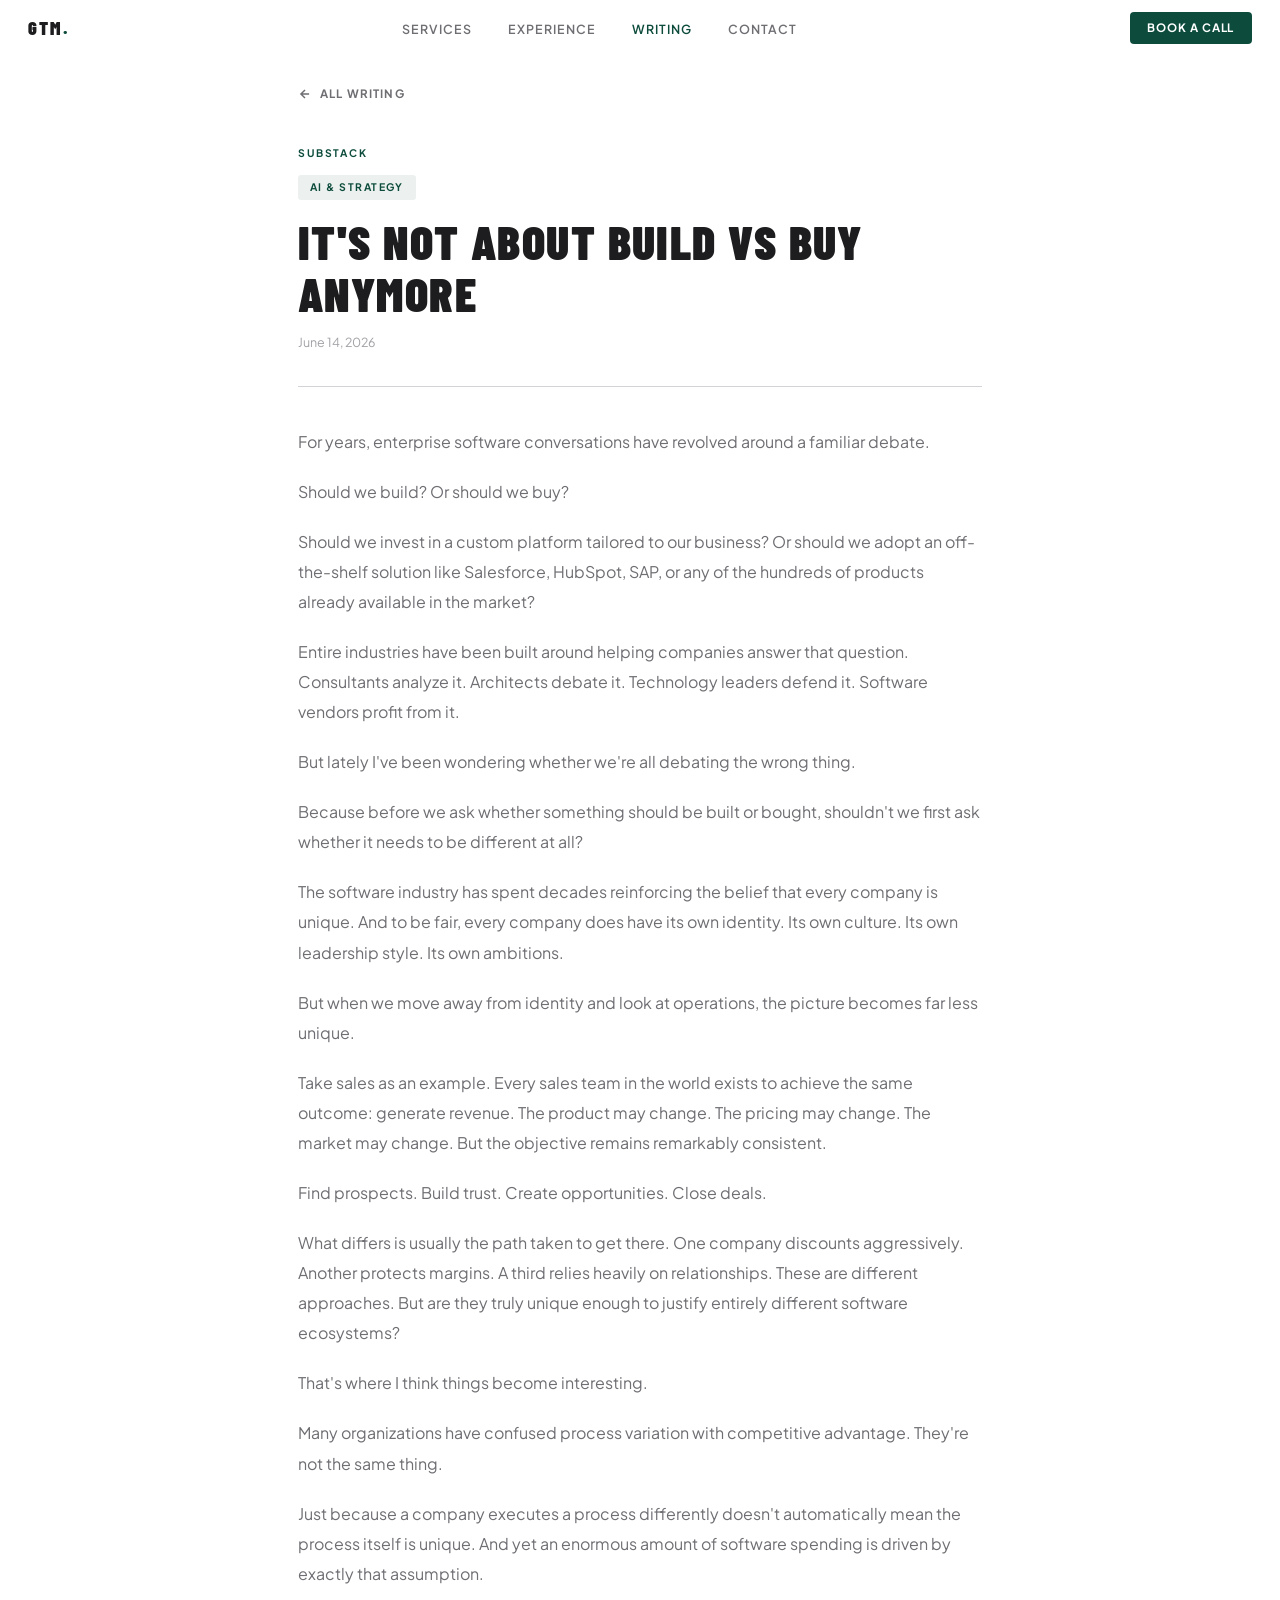
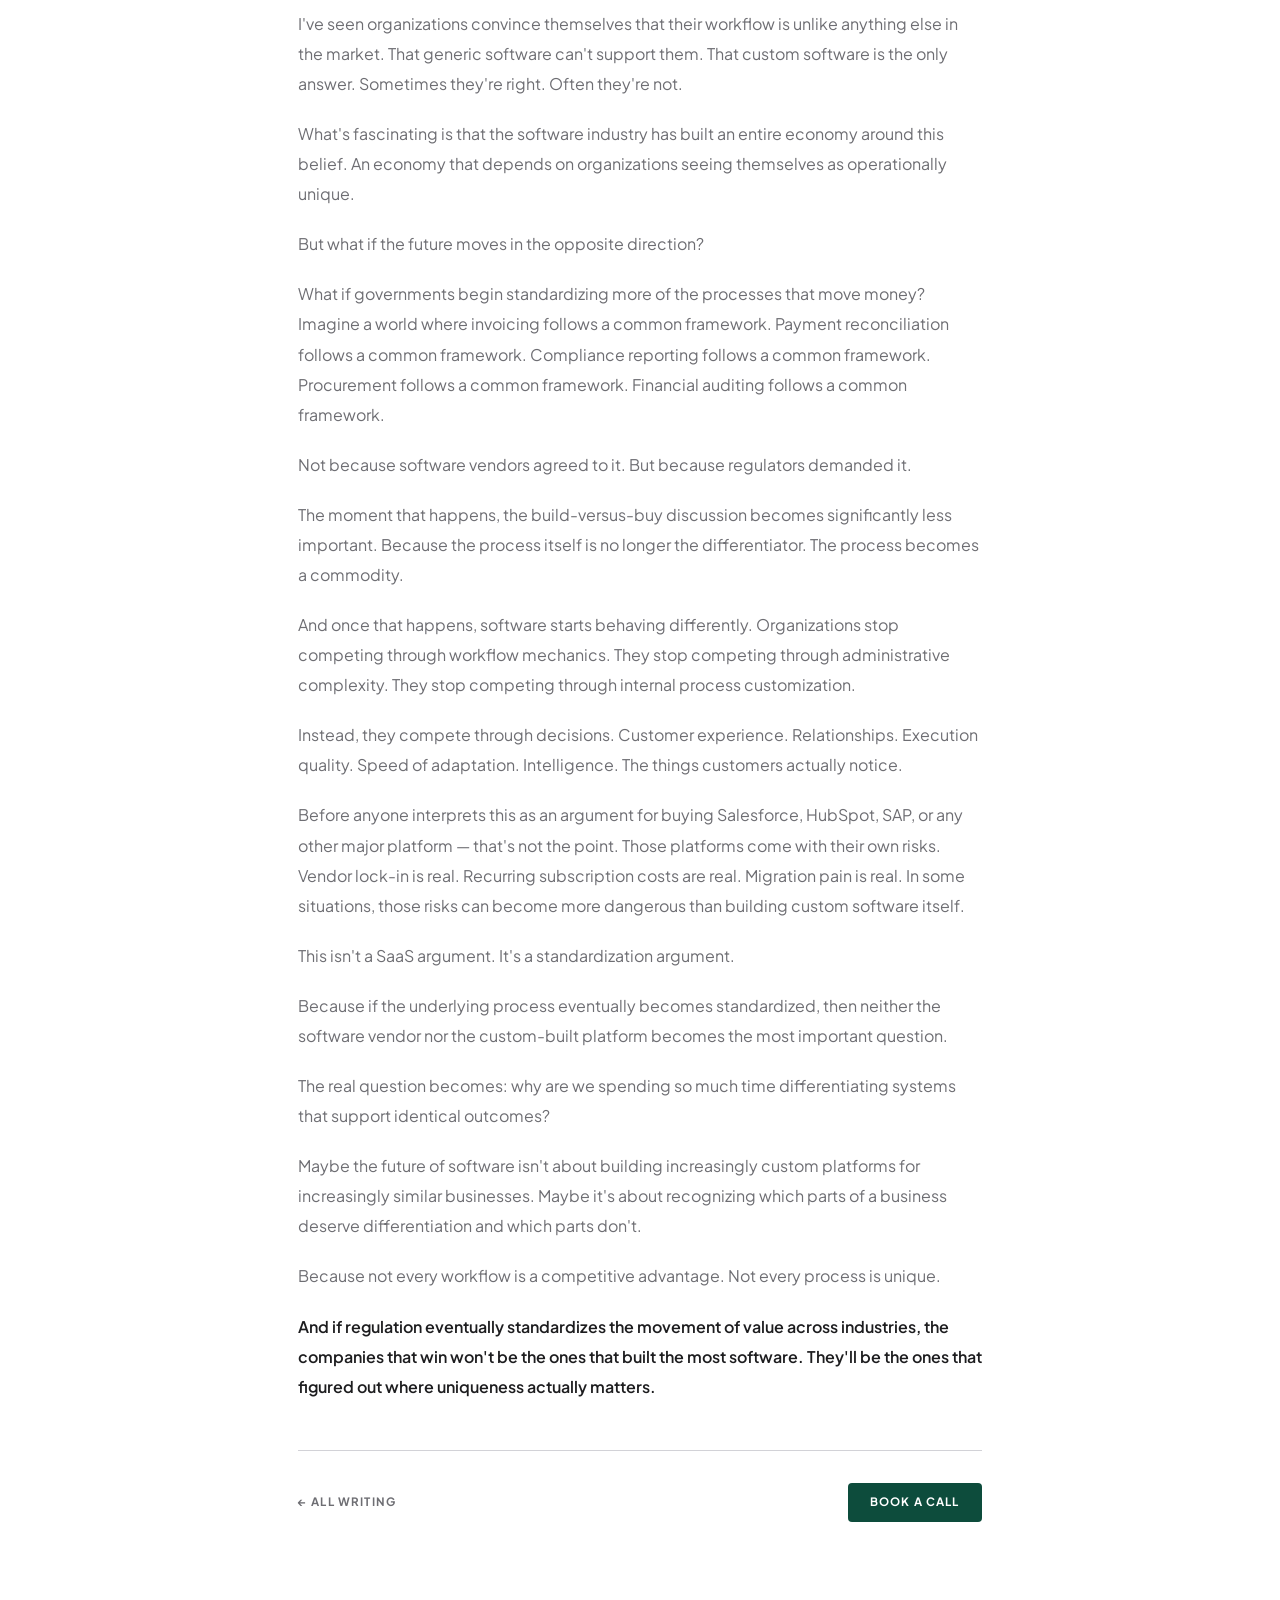
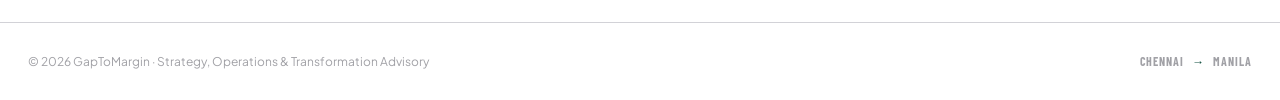
<file: blog/its-not-about-build-vs-buy-anymore.html>
<!DOCTYPE html>
<html lang="en">
<head>
  <meta charset="UTF-8"/>
  <meta name="viewport" content="width=device-width, initial-scale=1.0"/>
  <meta name="description" content="Before we ask whether something should be built or bought, shouldn't we first ask whether it needs to be different at all? A case for standardization over customization."/>
  <title>It's Not About Build vs Buy Anymore — GapToMargin</title>
  <link rel="preconnect" href="https://fonts.googleapis.com"/>
  <link href="https://fonts.googleapis.com/css2?family=Barlow+Condensed:wght@700;800;900&family=Playfair+Display:wght@600;700;800&family=Plus+Jakarta+Sans:wght@300;400;500;600;700;800&display=swap" rel="stylesheet"/>
  <link rel="stylesheet" href="../styles.css"/>
</head>
<body>
<nav id="nav">
  <a href="../" class="nav-logo">GtM<span>.</span></a>
  <ul>
    <li><a href="../services.html">Services</a></li>
    <li><a href="../#experience">Experience</a></li>
    <li><a href="./" class="active">Writing</a></li>
    <li><a href="../#contact">Contact</a></li>
  </ul>
  <a href="https://calendly.com/akhilesh-arunachalam" target="_blank" class="nav-cta">Book a call</a>
</nav>

<div class="article-wrap">
  <a href="./" class="article-back">
    <svg width="14" height="14" fill="none" viewBox="0 0 24 24" stroke="currentColor" stroke-width="2.5"><path d="M19 12H5M12 5l-7 7 7 7"/></svg>
    All writing
  </a>
  <div class="article-platform">Substack</div>
  <span class="article-cat">AI &amp; Strategy</span>
  <h1 class="article-title">It's Not About Build vs Buy Anymore</h1>
  <div class="article-date">June 14, 2026</div>
  <div class="article-body">
    <p>For years, enterprise software conversations have revolved around a familiar debate.</p>
    <p>Should we build? Or should we buy?</p>
    <p>Should we invest in a custom platform tailored to our business? Or should we adopt an off-the-shelf solution like Salesforce, HubSpot, SAP, or any of the hundreds of products already available in the market?</p>
    <p>Entire industries have been built around helping companies answer that question. Consultants analyze it. Architects debate it. Technology leaders defend it. Software vendors profit from it.</p>
    <p>But lately I've been wondering whether we're all debating the wrong thing.</p>
    <p>Because before we ask whether something should be built or bought, shouldn't we first ask whether it needs to be different at all?</p>
    <p>The software industry has spent decades reinforcing the belief that every company is unique. And to be fair, every company does have its own identity. Its own culture. Its own leadership style. Its own ambitions.</p>
    <p>But when we move away from identity and look at operations, the picture becomes far less unique.</p>
    <p>Take sales as an example. Every sales team in the world exists to achieve the same outcome: generate revenue. The product may change. The pricing may change. The market may change. But the objective remains remarkably consistent.</p>
    <p>Find prospects. Build trust. Create opportunities. Close deals.</p>
    <p>What differs is usually the path taken to get there. One company discounts aggressively. Another protects margins. A third relies heavily on relationships. These are different approaches. But are they truly unique enough to justify entirely different software ecosystems?</p>
    <p>That's where I think things become interesting.</p>
    <p>Many organizations have confused process variation with competitive advantage. They're not the same thing.</p>
    <p>Just because a company executes a process differently doesn't automatically mean the process itself is unique. And yet an enormous amount of software spending is driven by exactly that assumption.</p>
    <p>I've seen organizations convince themselves that their workflow is unlike anything else in the market. That generic software can't support them. That custom software is the only answer. Sometimes they're right. Often they're not.</p>
    <p>What's fascinating is that the software industry has built an entire economy around this belief. An economy that depends on organizations seeing themselves as operationally unique.</p>
    <p>But what if the future moves in the opposite direction?</p>
    <p>What if governments begin standardizing more of the processes that move money? Imagine a world where invoicing follows a common framework. Payment reconciliation follows a common framework. Compliance reporting follows a common framework. Procurement follows a common framework. Financial auditing follows a common framework.</p>
    <p>Not because software vendors agreed to it. But because regulators demanded it.</p>
    <p>The moment that happens, the build-versus-buy discussion becomes significantly less important. Because the process itself is no longer the differentiator. The process becomes a commodity.</p>
    <p>And once that happens, software starts behaving differently. Organizations stop competing through workflow mechanics. They stop competing through administrative complexity. They stop competing through internal process customization.</p>
    <p>Instead, they compete through decisions. Customer experience. Relationships. Execution quality. Speed of adaptation. Intelligence. The things customers actually notice.</p>
    <p>Before anyone interprets this as an argument for buying Salesforce, HubSpot, SAP, or any other major platform — that's not the point. Those platforms come with their own risks. Vendor lock-in is real. Recurring subscription costs are real. Migration pain is real. In some situations, those risks can become more dangerous than building custom software itself.</p>
    <p>This isn't a SaaS argument. It's a standardization argument.</p>
    <p>Because if the underlying process eventually becomes standardized, then neither the software vendor nor the custom-built platform becomes the most important question.</p>
    <p>The real question becomes: why are we spending so much time differentiating systems that support identical outcomes?</p>
    <p>Maybe the future of software isn't about building increasingly custom platforms for increasingly similar businesses. Maybe it's about recognizing which parts of a business deserve differentiation and which parts don't.</p>
    <p>Because not every workflow is a competitive advantage. Not every process is unique.</p>
    <p><strong>And if regulation eventually standardizes the movement of value across industries, the companies that win won't be the ones that built the most software. They'll be the ones that figured out where uniqueness actually matters.</strong></p>
  </div>
  <div class="article-footer">
    <a href="./">← All writing</a>
    <a href="https://calendly.com/akhilesh-arunachalam" target="_blank" class="cta-btn">Book a call</a>
  </div>
</div>

<footer>
  <div class="ft-l">© 2026 GapToMargin · Strategy, Operations &amp; Transformation Advisory</div>
  <div class="ft-r">Chennai <span>→</span> Manila</div>
</footer>
<script>
  const nav = document.getElementById('nav');
  window.addEventListener('scroll', () => nav.classList.toggle('scrolled', window.scrollY > 16), { passive: true });
</script>
</body>
</html>
</file>
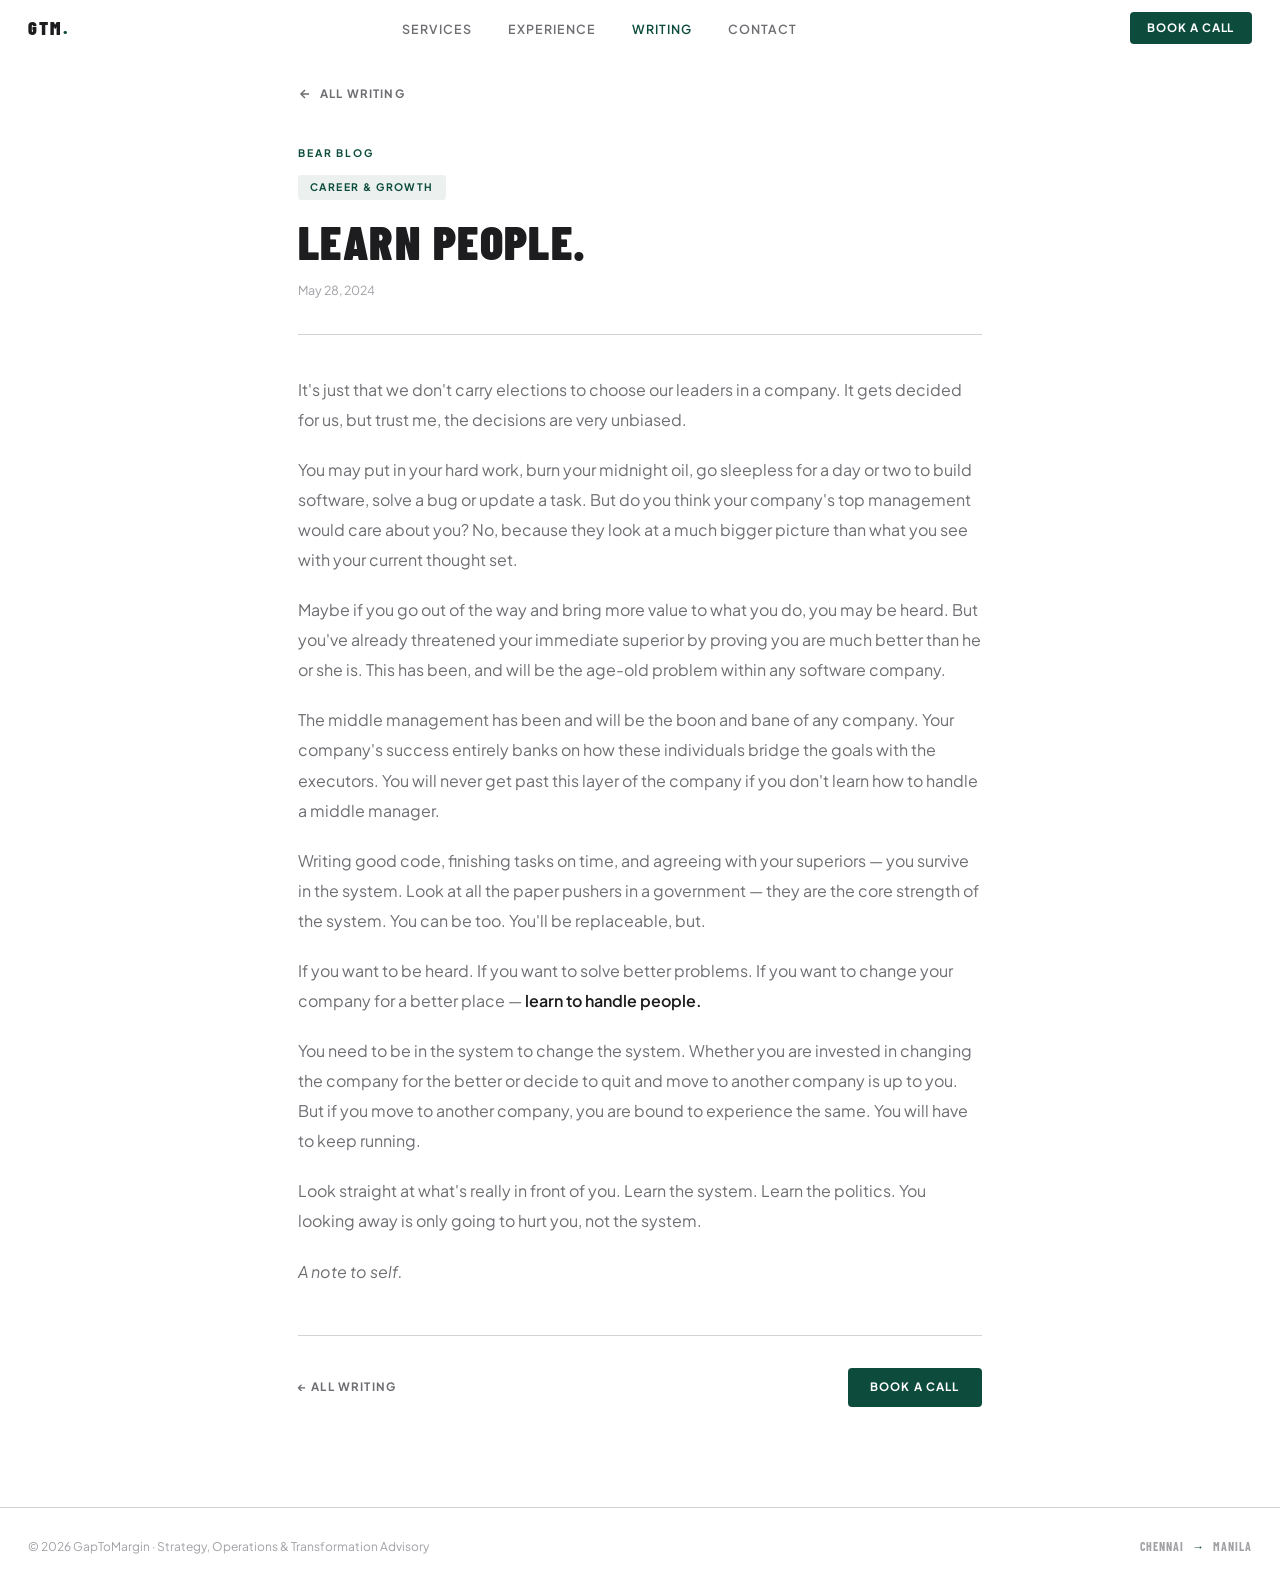
<file: blog/learn-people.html>
<!DOCTYPE html>
<html lang="en">
<head>
  <meta charset="UTF-8"/>
  <meta name="viewport" content="width=device-width, initial-scale=1.0"/>
  <meta name="description" content="You need to be in the system to change the system. If you want to be heard, if you want to solve better problems — learn to handle people."/>
  <title>Learn People. — GapToMargin</title>
  <link rel="preconnect" href="https://fonts.googleapis.com"/>
  <link href="https://fonts.googleapis.com/css2?family=Barlow+Condensed:wght@700;800;900&family=Playfair+Display:wght@600;700;800&family=Plus+Jakarta+Sans:wght@300;400;500;600;700;800&display=swap" rel="stylesheet"/>
  <link rel="stylesheet" href="../styles.css"/>
</head>
<body>
<nav id="nav">
  <a href="../" class="nav-logo">GtM<span>.</span></a>
  <ul>
    <li><a href="../services.html">Services</a></li>
    <li><a href="../#experience">Experience</a></li>
    <li><a href="./" class="active">Writing</a></li>
    <li><a href="../#contact">Contact</a></li>
  </ul>
  <a href="https://calendly.com/akhilesh-arunachalam" target="_blank" class="nav-cta">Book a call</a>
</nav>

<div class="article-wrap">
  <a href="./" class="article-back">
    <svg width="14" height="14" fill="none" viewBox="0 0 24 24" stroke="currentColor" stroke-width="2.5"><path d="M19 12H5M12 5l-7 7 7 7"/></svg>
    All writing
  </a>
  <div class="article-platform">Bear Blog</div>
  <span class="article-cat">Career &amp; Growth</span>
  <h1 class="article-title">Learn People.</h1>
  <div class="article-date">May 28, 2024</div>
  <div class="article-body">
    <p>It's just that we don't carry elections to choose our leaders in a company. It gets decided for us, but trust me, the decisions are very unbiased.</p>
    <p>You may put in your hard work, burn your midnight oil, go sleepless for a day or two to build software, solve a bug or update a task. But do you think your company's top management would care about you? No, because they look at a much bigger picture than what you see with your current thought set.</p>
    <p>Maybe if you go out of the way and bring more value to what you do, you may be heard. But you've already threatened your immediate superior by proving you are much better than he or she is. This has been, and will be the age-old problem within any software company.</p>
    <p>The middle management has been and will be the boon and bane of any company. Your company's success entirely banks on how these individuals bridge the goals with the executors. You will never get past this layer of the company if you don't learn how to handle a middle manager.</p>
    <p>Writing good code, finishing tasks on time, and agreeing with your superiors — you survive in the system. Look at all the paper pushers in a government — they are the core strength of the system. You can be too. You'll be replaceable, but.</p>
    <p>If you want to be heard. If you want to solve better problems. If you want to change your company for a better place — <strong>learn to handle people.</strong></p>
    <p>You need to be in the system to change the system. Whether you are invested in changing the company for the better or decide to quit and move to another company is up to you. But if you move to another company, you are bound to experience the same. You will have to keep running.</p>
    <p>Look straight at what's really in front of you. Learn the system. Learn the politics. You looking away is only going to hurt you, not the system.</p>
    <p><em>A note to self.</em></p>
  </div>
  <div class="article-footer">
    <a href="./">← All writing</a>
    <a href="https://calendly.com/akhilesh-arunachalam" target="_blank" class="cta-btn">Book a call</a>
  </div>
</div>

<footer>
  <div class="ft-l">© 2026 GapToMargin · Strategy, Operations &amp; Transformation Advisory</div>
  <div class="ft-r">Chennai <span>→</span> Manila</div>
</footer>
<script>
  const nav = document.getElementById('nav');
  window.addEventListener('scroll', () => nav.classList.toggle('scrolled', window.scrollY > 16), { passive: true });
</script>
</body>
</html>
</file>
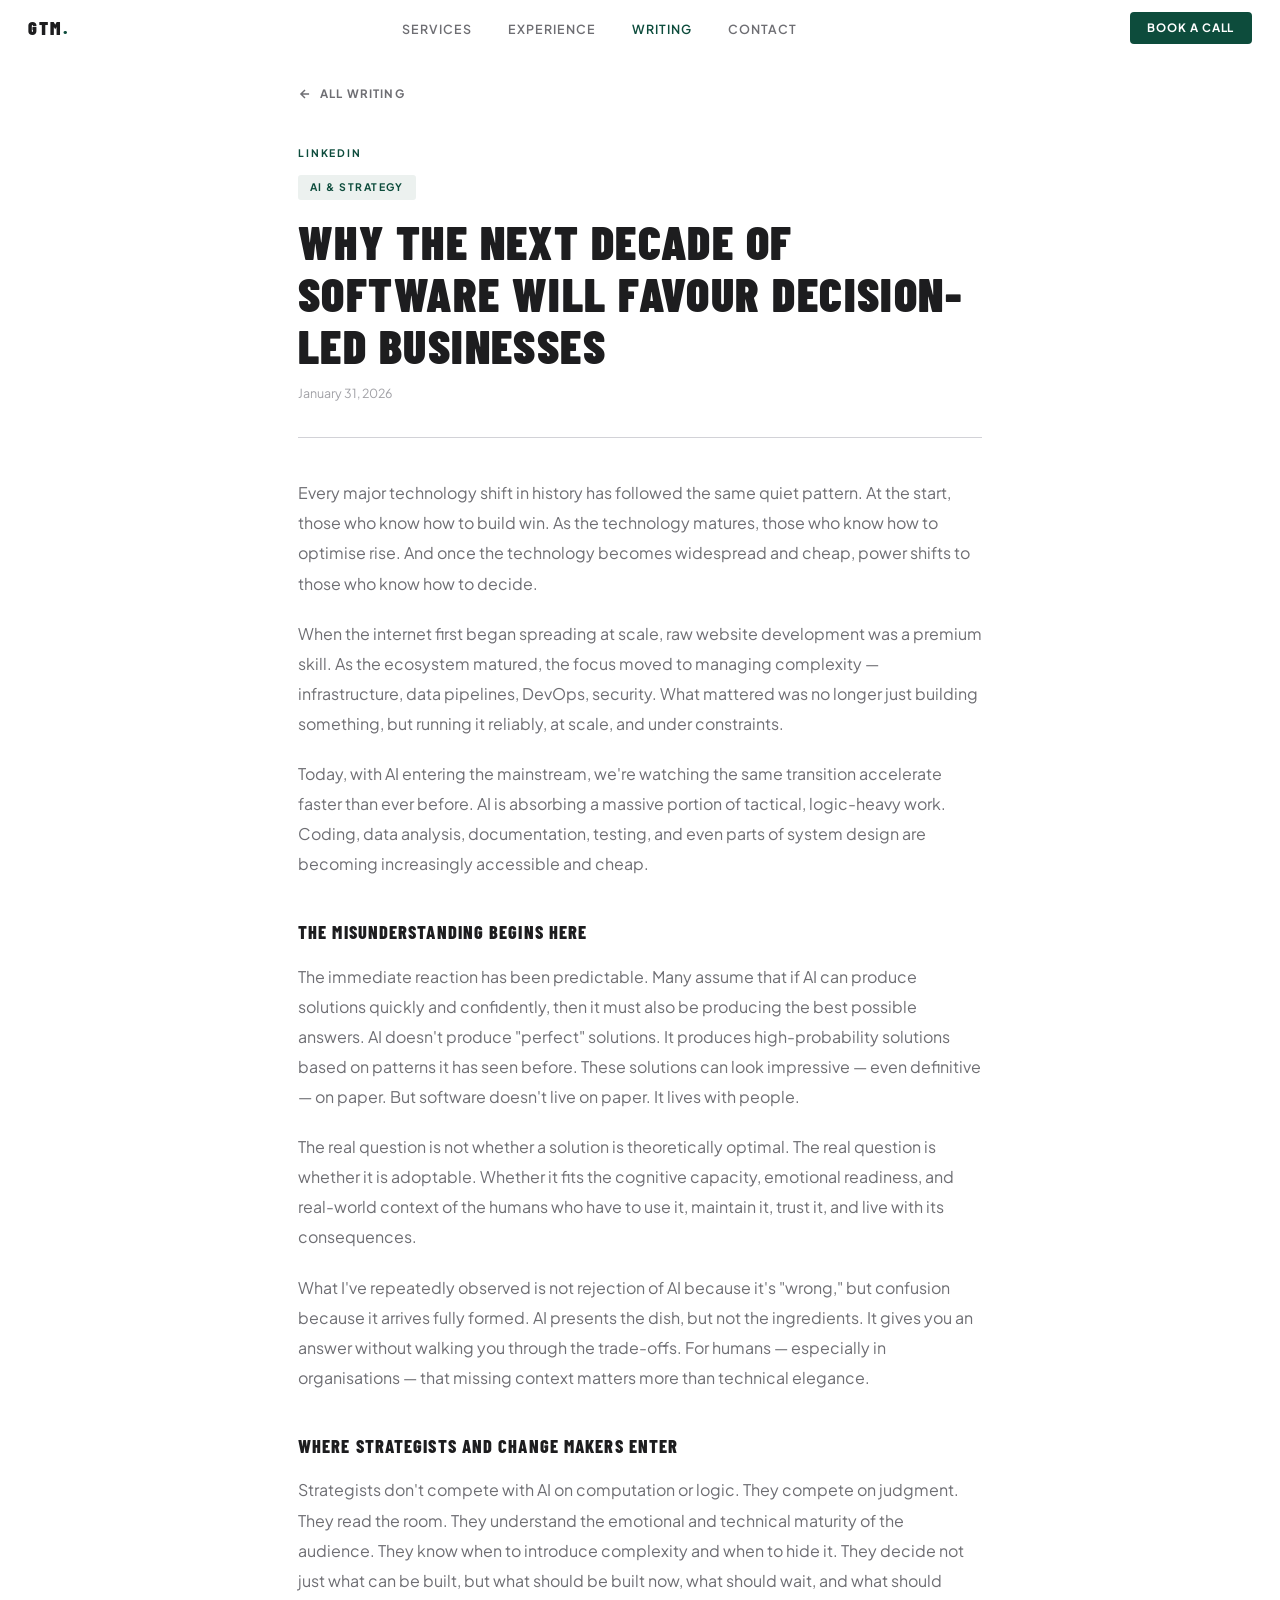
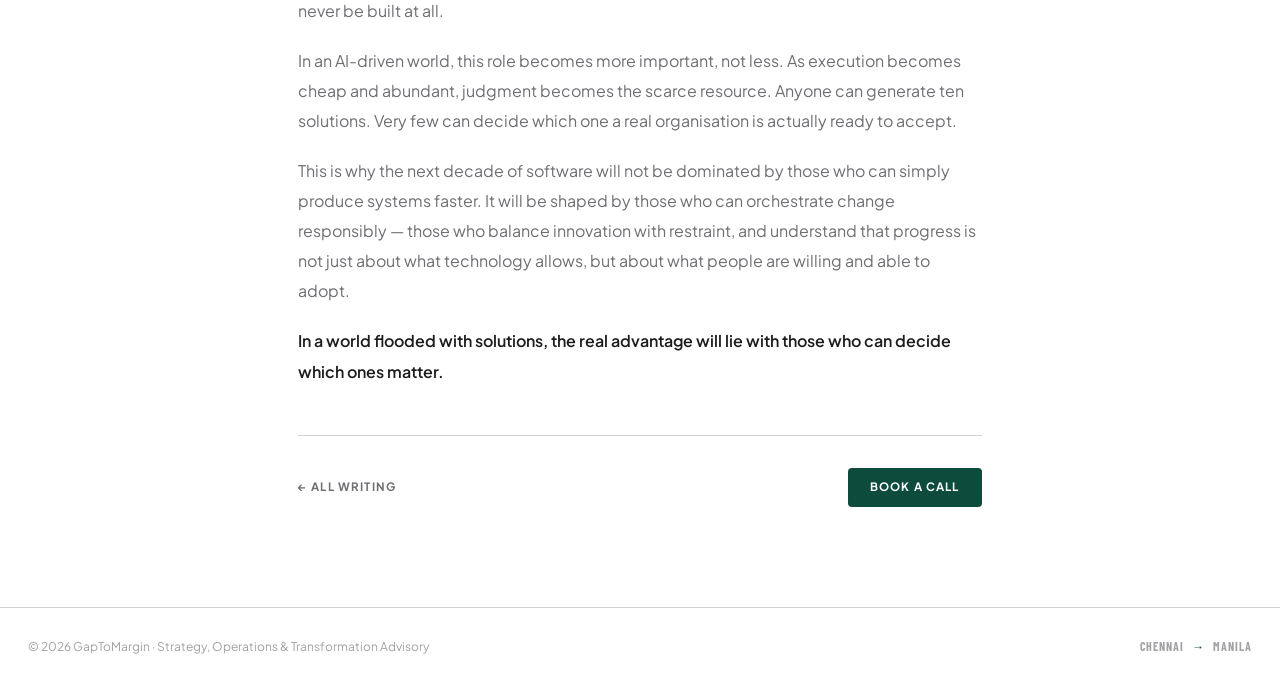
<file: blog/next-decade-software-decision-led-businesses.html>
<!DOCTYPE html>
<html lang="en">
<head>
  <meta charset="UTF-8"/>
  <meta name="viewport" content="width=device-width, initial-scale=1.0"/>
  <meta name="description" content="Every major technology shift follows the same pattern. As execution becomes cheap and abundant, judgment becomes the scarce resource. The next decade will favour decision-led businesses."/>
  <title>Why the Next Decade of Software Will Favour Decision-Led Businesses — GapToMargin</title>
  <link rel="preconnect" href="https://fonts.googleapis.com"/>
  <link href="https://fonts.googleapis.com/css2?family=Barlow+Condensed:wght@700;800;900&family=Playfair+Display:wght@600;700;800&family=Plus+Jakarta+Sans:wght@300;400;500;600;700;800&display=swap" rel="stylesheet"/>
  <link rel="stylesheet" href="../styles.css"/>
</head>
<body>
<nav id="nav">
  <a href="../" class="nav-logo">GtM<span>.</span></a>
  <ul>
    <li><a href="../services.html">Services</a></li>
    <li><a href="../#experience">Experience</a></li>
    <li><a href="./" class="active">Writing</a></li>
    <li><a href="../#contact">Contact</a></li>
  </ul>
  <a href="https://calendly.com/akhilesh-arunachalam" target="_blank" class="nav-cta">Book a call</a>
</nav>

<div class="article-wrap">
  <a href="./" class="article-back">
    <svg width="14" height="14" fill="none" viewBox="0 0 24 24" stroke="currentColor" stroke-width="2.5"><path d="M19 12H5M12 5l-7 7 7 7"/></svg>
    All writing
  </a>
  <div class="article-platform">LinkedIn</div>
  <span class="article-cat">AI &amp; Strategy</span>
  <h1 class="article-title">Why the Next Decade of Software Will Favour Decision-Led Businesses</h1>
  <div class="article-date">January 31, 2026</div>
  <div class="article-body">
    <p>Every major technology shift in history has followed the same quiet pattern. At the start, those who know how to build win. As the technology matures, those who know how to optimise rise. And once the technology becomes widespread and cheap, power shifts to those who know how to decide.</p>
    <p>When the internet first began spreading at scale, raw website development was a premium skill. As the ecosystem matured, the focus moved to managing complexity — infrastructure, data pipelines, DevOps, security. What mattered was no longer just building something, but running it reliably, at scale, and under constraints.</p>
    <p>Today, with AI entering the mainstream, we're watching the same transition accelerate faster than ever before. AI is absorbing a massive portion of tactical, logic-heavy work. Coding, data analysis, documentation, testing, and even parts of system design are becoming increasingly accessible and cheap.</p>
    <h3>The misunderstanding begins here</h3>
    <p>The immediate reaction has been predictable. Many assume that if AI can produce solutions quickly and confidently, then it must also be producing the best possible answers. AI doesn't produce "perfect" solutions. It produces high-probability solutions based on patterns it has seen before. These solutions can look impressive — even definitive — on paper. But software doesn't live on paper. It lives with people.</p>
    <p>The real question is not whether a solution is theoretically optimal. The real question is whether it is adoptable. Whether it fits the cognitive capacity, emotional readiness, and real-world context of the humans who have to use it, maintain it, trust it, and live with its consequences.</p>
    <p>What I've repeatedly observed is not rejection of AI because it's "wrong," but confusion because it arrives fully formed. AI presents the dish, but not the ingredients. It gives you an answer without walking you through the trade-offs. For humans — especially in organisations — that missing context matters more than technical elegance.</p>
    <h3>Where strategists and change makers enter</h3>
    <p>Strategists don't compete with AI on computation or logic. They compete on judgment. They read the room. They understand the emotional and technical maturity of the audience. They know when to introduce complexity and when to hide it. They decide not just what can be built, but what should be built now, what should wait, and what should never be built at all.</p>
    <p>In an AI-driven world, this role becomes more important, not less. As execution becomes cheap and abundant, judgment becomes the scarce resource. Anyone can generate ten solutions. Very few can decide which one a real organisation is actually ready to accept.</p>
    <p>This is why the next decade of software will not be dominated by those who can simply produce systems faster. It will be shaped by those who can orchestrate change responsibly — those who balance innovation with restraint, and understand that progress is not just about what technology allows, but about what people are willing and able to adopt.</p>
    <p><strong>In a world flooded with solutions, the real advantage will lie with those who can decide which ones matter.</strong></p>
  </div>
  <div class="article-footer">
    <a href="./">← All writing</a>
    <a href="https://calendly.com/akhilesh-arunachalam" target="_blank" class="cta-btn">Book a call</a>
  </div>
</div>

<footer>
  <div class="ft-l">© 2026 GapToMargin · Strategy, Operations &amp; Transformation Advisory</div>
  <div class="ft-r">Chennai <span>→</span> Manila</div>
</footer>
<script>
  const nav = document.getElementById('nav');
  window.addEventListener('scroll', () => nav.classList.toggle('scrolled', window.scrollY > 16), { passive: true });
</script>
</body>
</html>
</file>
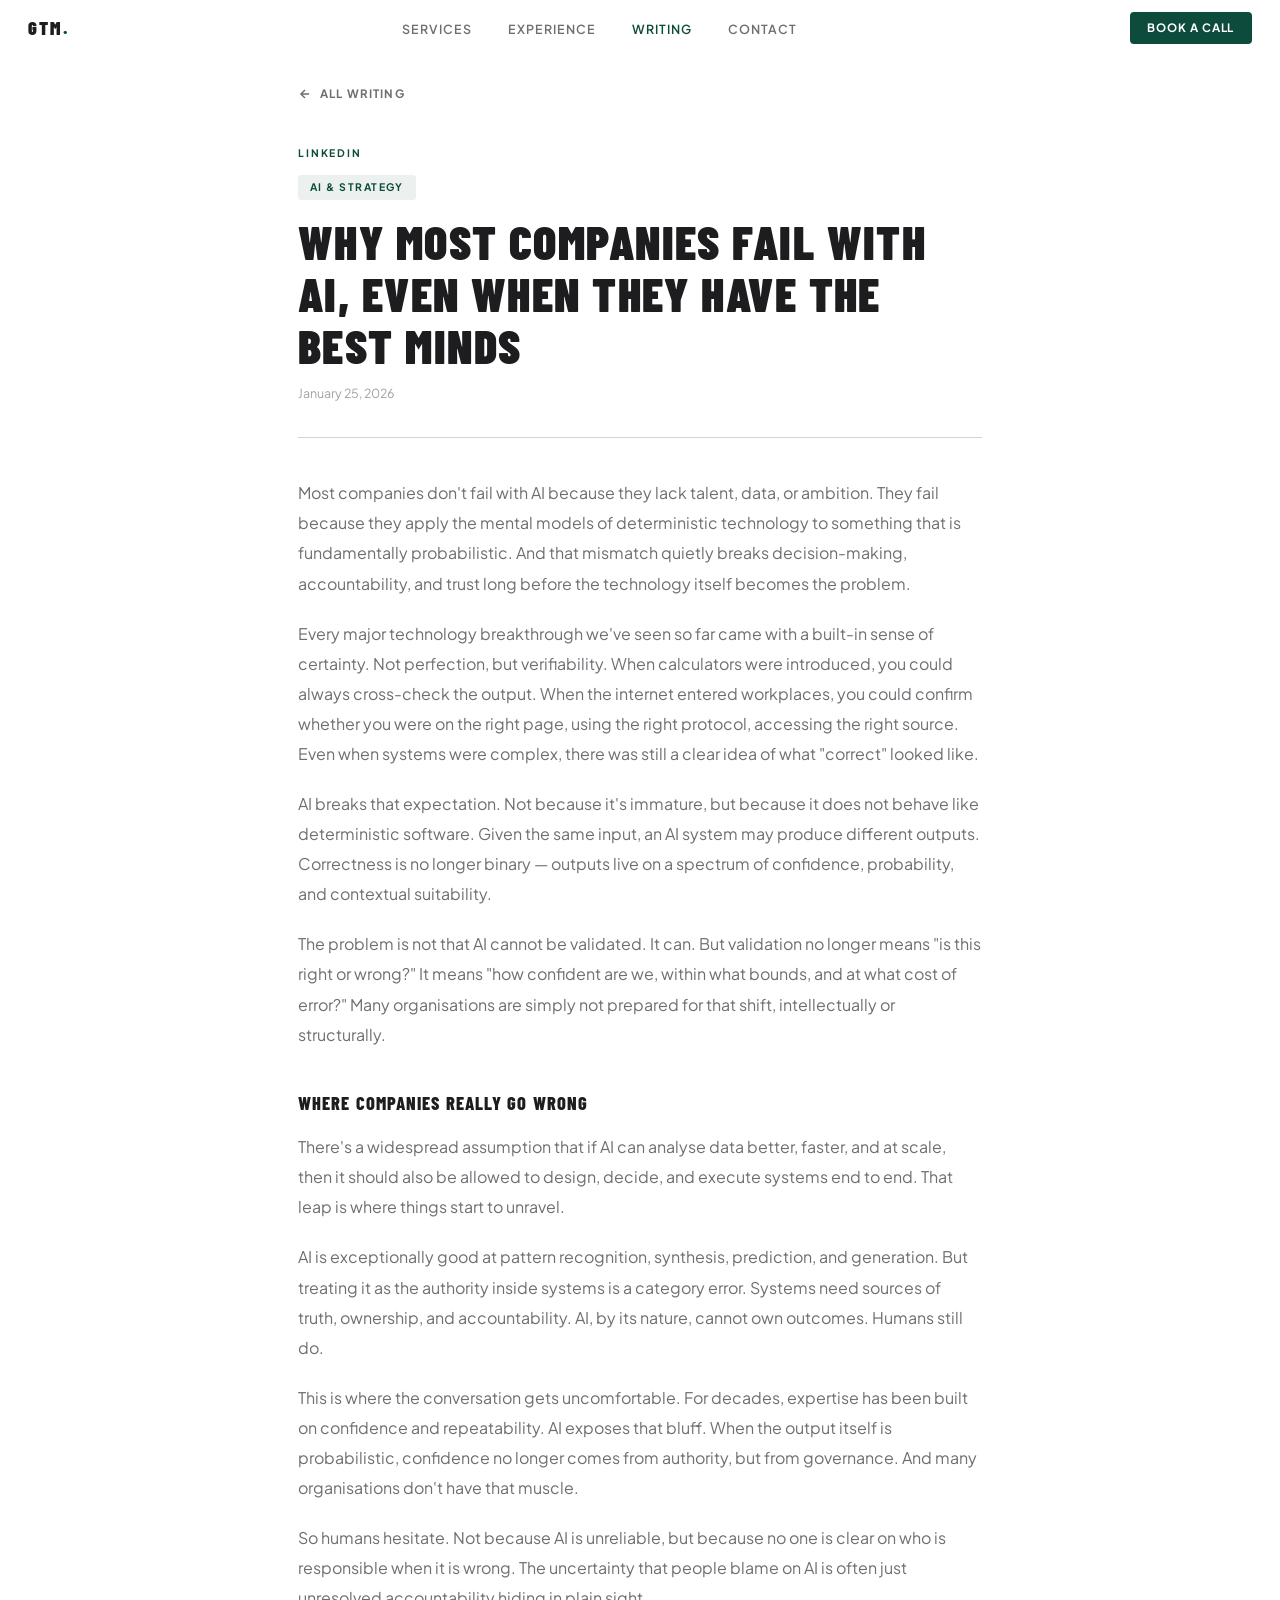
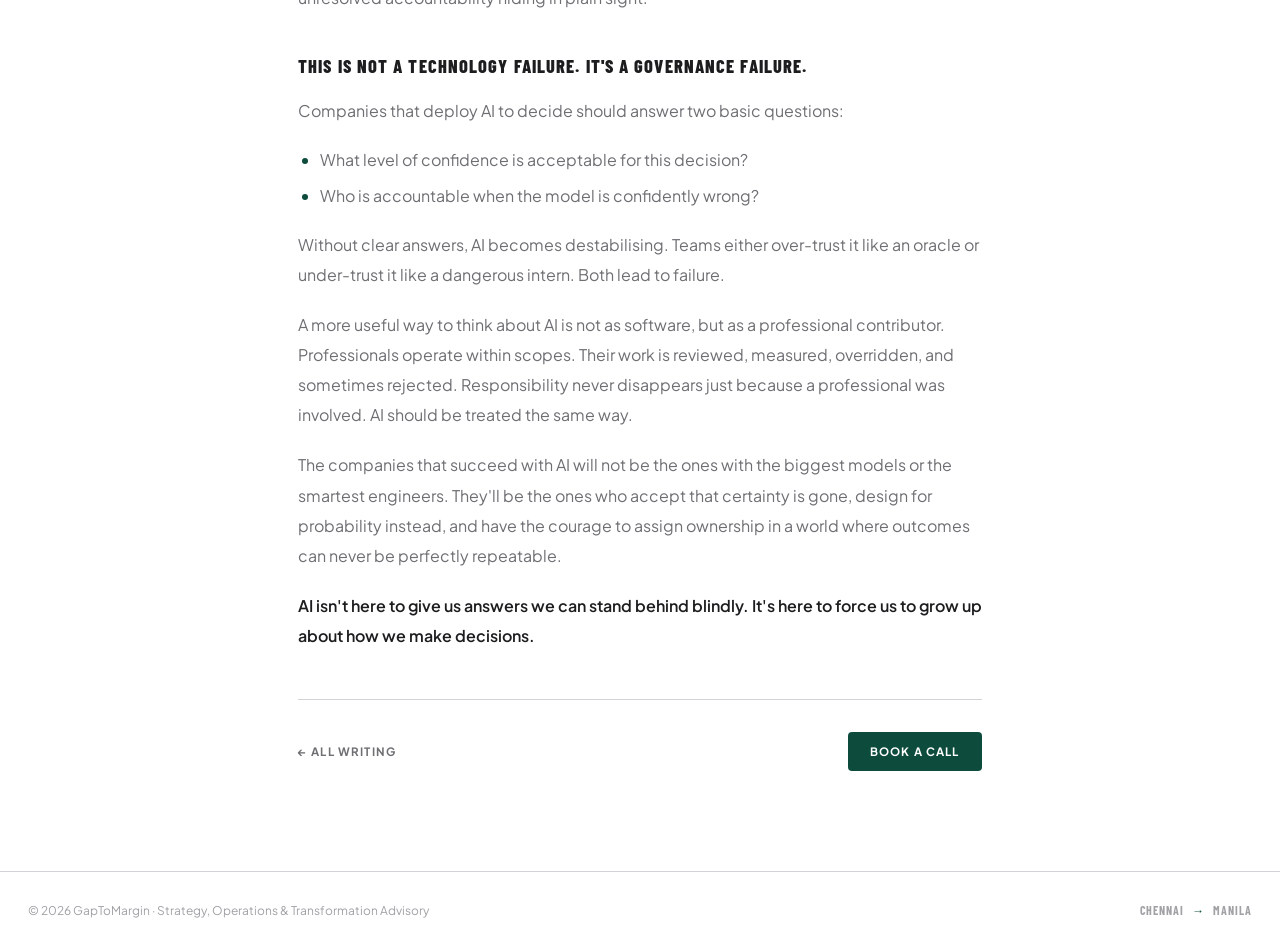
<file: blog/why-most-companies-fail-with-ai.html>
<!DOCTYPE html>
<html lang="en">
<head>
  <meta charset="UTF-8"/>
  <meta name="viewport" content="width=device-width, initial-scale=1.0"/>
  <meta name="description" content="Most companies don't fail with AI because they lack talent or data. They fail because they apply deterministic mental models to something fundamentally probabilistic."/>
  <title>Why Most Companies Fail With AI — GapToMargin</title>
  <link rel="preconnect" href="https://fonts.googleapis.com"/>
  <link href="https://fonts.googleapis.com/css2?family=Barlow+Condensed:wght@700;800;900&family=Playfair+Display:wght@600;700;800&family=Plus+Jakarta+Sans:wght@300;400;500;600;700;800&display=swap" rel="stylesheet"/>
  <link rel="stylesheet" href="../styles.css"/>
</head>
<body>
<nav id="nav">
  <a href="../" class="nav-logo">GtM<span>.</span></a>
  <ul>
    <li><a href="../services.html">Services</a></li>
    <li><a href="../#experience">Experience</a></li>
    <li><a href="./" class="active">Writing</a></li>
    <li><a href="../#contact">Contact</a></li>
  </ul>
  <a href="https://calendly.com/akhilesh-arunachalam" target="_blank" class="nav-cta">Book a call</a>
</nav>

<div class="article-wrap">
  <a href="./" class="article-back">
    <svg width="14" height="14" fill="none" viewBox="0 0 24 24" stroke="currentColor" stroke-width="2.5"><path d="M19 12H5M12 5l-7 7 7 7"/></svg>
    All writing
  </a>
  <div class="article-platform">LinkedIn</div>
  <span class="article-cat">AI &amp; Strategy</span>
  <h1 class="article-title">Why Most Companies Fail With AI, Even When They Have the Best Minds</h1>
  <div class="article-date">January 25, 2026</div>
  <div class="article-body">
    <p>Most companies don't fail with AI because they lack talent, data, or ambition. They fail because they apply the mental models of deterministic technology to something that is fundamentally probabilistic. And that mismatch quietly breaks decision-making, accountability, and trust long before the technology itself becomes the problem.</p>
    <p>Every major technology breakthrough we've seen so far came with a built-in sense of certainty. Not perfection, but verifiability. When calculators were introduced, you could always cross-check the output. When the internet entered workplaces, you could confirm whether you were on the right page, using the right protocol, accessing the right source. Even when systems were complex, there was still a clear idea of what "correct" looked like.</p>
    <p>AI breaks that expectation. Not because it's immature, but because it does not behave like deterministic software. Given the same input, an AI system may produce different outputs. Correctness is no longer binary — outputs live on a spectrum of confidence, probability, and contextual suitability.</p>
    <p>The problem is not that AI cannot be validated. It can. But validation no longer means "is this right or wrong?" It means "how confident are we, within what bounds, and at what cost of error?" Many organisations are simply not prepared for that shift, intellectually or structurally.</p>
    <h3>Where companies really go wrong</h3>
    <p>There's a widespread assumption that if AI can analyse data better, faster, and at scale, then it should also be allowed to design, decide, and execute systems end to end. That leap is where things start to unravel.</p>
    <p>AI is exceptionally good at pattern recognition, synthesis, prediction, and generation. But treating it as the authority inside systems is a category error. Systems need sources of truth, ownership, and accountability. AI, by its nature, cannot own outcomes. Humans still do.</p>
    <p>This is where the conversation gets uncomfortable. For decades, expertise has been built on confidence and repeatability. AI exposes that bluff. When the output itself is probabilistic, confidence no longer comes from authority, but from governance. And many organisations don't have that muscle.</p>
    <p>So humans hesitate. Not because AI is unreliable, but because no one is clear on who is responsible when it is wrong. The uncertainty that people blame on AI is often just unresolved accountability hiding in plain sight.</p>
    <h3>This is not a technology failure. It's a governance failure.</h3>
    <p>Companies that deploy AI to decide should answer two basic questions:</p>
    <ul>
      <li>What level of confidence is acceptable for this decision?</li>
      <li>Who is accountable when the model is confidently wrong?</li>
    </ul>
    <p>Without clear answers, AI becomes destabilising. Teams either over-trust it like an oracle or under-trust it like a dangerous intern. Both lead to failure.</p>
    <p>A more useful way to think about AI is not as software, but as a professional contributor. Professionals operate within scopes. Their work is reviewed, measured, overridden, and sometimes rejected. Responsibility never disappears just because a professional was involved. AI should be treated the same way.</p>
    <p>The companies that succeed with AI will not be the ones with the biggest models or the smartest engineers. They'll be the ones who accept that certainty is gone, design for probability instead, and have the courage to assign ownership in a world where outcomes can never be perfectly repeatable.</p>
    <p><strong>AI isn't here to give us answers we can stand behind blindly. It's here to force us to grow up about how we make decisions.</strong></p>
  </div>
  <div class="article-footer">
    <a href="./">← All writing</a>
    <a href="https://calendly.com/akhilesh-arunachalam" target="_blank" class="cta-btn">Book a call</a>
  </div>
</div>

<footer>
  <div class="ft-l">© 2026 GapToMargin · Strategy, Operations &amp; Transformation Advisory</div>
  <div class="ft-r">Chennai <span>→</span> Manila</div>
</footer>
<script>
  const nav = document.getElementById('nav');
  window.addEventListener('scroll', () => nav.classList.toggle('scrolled', window.scrollY > 16), { passive: true });
</script>
</body>
</html>
</file>
<file: styles.css>
*, *::before, *::after { box-sizing: border-box; margin: 0; padding: 0; }

:root {
  --bg:      #ffffff;
  --bg2:     #f5f5f7;
  --card:    #ffffff;
  --card2:   #f5f5f7;
  --border:  #d2d2d7;
  --text:    #1d1d1f;
  --muted:   #6e6e73;
  --light:   #a1a1a6;
  --saffron: #0d4c3c;
  --gold:    #c9973f;
  --sf-glow: rgba(13,76,60,.14);
}

html { scroll-behavior: smooth; }

body {
  background: var(--bg);
  color: var(--text);
  font-family: 'Plus Jakarta Sans', -apple-system, sans-serif;
  font-size: 17px;
  line-height: 1.75;
  -webkit-font-smoothing: antialiased;
}

/* ── NAV ─────────────────────────────────────── */
nav {
  position: fixed; top: 0; left: 0; right: 0; z-index: 200;
  height: 56px;
  display: flex; align-items: center; justify-content: space-between;
  padding: 0 max(28px, calc((100% - 1280px) / 2));
  transition: background .3s, border-color .3s;
}
nav.scrolled {
  background: rgba(255,255,255,.92);
  backdrop-filter: blur(16px);
  -webkit-backdrop-filter: blur(16px);
  border-bottom: 1px solid var(--border);
}
.nav-logo {
  font-family: 'Barlow Condensed', sans-serif;
  font-weight: 900; font-size: 1.15rem; letter-spacing: .12em;
  text-transform: uppercase; color: var(--text); text-decoration: none;
}
.nav-logo span { color: var(--saffron); }
nav ul { list-style: none; display: flex; gap: 2.25rem; }
nav a { font-size: .78rem; font-weight: 600; letter-spacing: .08em; text-transform: uppercase; color: var(--muted); text-decoration: none; transition: color .2s; }
nav a:hover { color: var(--saffron); }
nav ul a.active { color: var(--saffron); }
.nav-cta {
  background: var(--saffron); color: #fff !important;
  padding: .4rem 1.1rem; border-radius: 4px;
  font-size: .72rem; font-weight: 700; letter-spacing: .08em; text-transform: uppercase;
  text-decoration: none; transition: background .2s;
}
.nav-cta:hover { background: #0a3d2f !important; color: #fff !important; }

/* ── FADE ANIMATIONS ─────────────────────────── */
.fade { opacity: 0; transform: translateY(24px); transition: opacity .7s ease, transform .7s ease; }
.fade.in { opacity: 1; transform: none; }
.d1 { transition-delay: .1s; } .d2 { transition-delay: .2s; }
.d3 { transition-delay: .3s; } .d4 { transition-delay: .45s; }

/* ── HERO ────────────────────────────────────── */
#hero {
  min-height: 100vh;
  display: grid; grid-template-columns: 1fr 1fr;
  align-items: center;
  padding: 80px max(28px, calc((100% - 1280px) / 2)) 60px;
  position: relative; overflow: hidden;
  background: #ffffff;
}
#hero::before {
  content: '';
  position: absolute; inset: 0;
  background-image:
    linear-gradient(rgba(0,0,0,.05) 1px, transparent 1px),
    linear-gradient(90deg, rgba(0,0,0,.05) 1px, transparent 1px);
  background-size: 48px 48px;
  pointer-events: none;
}
#hero::after {
  content: '';
  position: absolute; bottom: -120px; left: -80px;
  width: 500px; height: 500px;
  background: radial-gradient(circle, rgba(13,76,60,.07) 0%, transparent 65%);
  pointer-events: none;
}
.hero-left { position: relative; z-index: 2; }
.hero-tag {
  display: inline-flex; align-items: center; gap: .6rem;
  font-size: .68rem; font-weight: 700; letter-spacing: .2em;
  text-transform: uppercase; color: var(--saffron); margin-bottom: 1.75rem;
}
.hero-tag::before { content: ''; width: 24px; height: 2px; background: var(--saffron); }
h1 {
  font-family: 'Barlow Condensed', sans-serif;
  font-size: clamp(2.8rem, 6vw, 5.5rem);
  font-weight: 900; letter-spacing: .06em;
  text-transform: uppercase; line-height: .95;
  color: var(--text); margin-bottom: 1.75rem;
}
.hero-tagline {
  font-size: clamp(.72rem, 1.1vw, .85rem);
  font-weight: 700; letter-spacing: .22em; text-transform: uppercase;
  color: var(--saffron); margin-bottom: 1.25rem;
  display: flex; align-items: center; gap: .75rem;
}
.tl-sep { color: var(--light); }
.hero-desc {
  font-size: clamp(.9rem, 1.4vw, 1.05rem);
  color: var(--muted); line-height: 1.75; max-width: 420px; margin-bottom: 3rem;
}
.cap-badges { display: flex; flex-wrap: wrap; gap: 1.25rem; margin-bottom: 3rem; }
.cap-badge {
  display: flex; align-items: center; gap: .7rem;
  padding: .55rem 1rem .55rem .55rem;
  background: var(--bg2); border: 1px solid var(--border); border-radius: 6px;
  transition: border-color .2s, background .2s;
}
.cap-badge:hover { border-color: rgba(13,76,60,.4); background: rgba(13,76,60,.05); }
.cap-icon {
  width: 32px; height: 32px; border-radius: 4px;
  background: rgba(13,76,60,.12);
  display: flex; align-items: center; justify-content: center;
  flex-shrink: 0; color: var(--saffron);
}
.cap-text { font-size: .62rem; font-weight: 700; letter-spacing: .14em; text-transform: uppercase; color: var(--muted); }
.hero-actions { display: flex; gap: 1rem; }
.btn {
  display: inline-flex; align-items: center; gap: .5rem;
  padding: .75rem 1.75rem; border-radius: 4px;
  font-size: .82rem; font-weight: 700; letter-spacing: .06em;
  text-transform: uppercase; text-decoration: none; transition: all .2s;
}
.btn-primary { background: var(--saffron); color: #fff; }
.btn-primary:hover { background: #0a3d2f; transform: translateY(-1px); box-shadow: 0 6px 20px rgba(13,76,60,.3); }
.btn-outline { border: 1px solid var(--border); color: var(--muted); }
.btn-outline:hover { border-color: var(--saffron); color: var(--saffron); }
.hero-right {
  position: relative; z-index: 2;
  display: flex; align-items: center; justify-content: flex-end; padding-right: 2%;
}
.gopuram-wrap { position: relative; width: min(480px, 46vw); }
.gopuram-svg { width: 100%; height: auto; display: block; }
.gopuram-halo {
  position: absolute; top: 50%; left: 50%;
  transform: translate(-50%, -50%);
  width: 90%; height: 90%; border-radius: 50%;
  border: 1px solid rgba(13,76,60,.12); pointer-events: none;
}
.gopuram-halo::before {
  content: ''; position: absolute; inset: 12%; border-radius: 50%;
  border: 1px solid rgba(13,76,60,.07);
}
.hero-pill {
  position: absolute;
  background: rgba(255,255,255,.97); border: 1px solid var(--border);
  box-shadow: 0 4px 20px rgba(0,0,0,.08); border-radius: 8px; padding: .6rem 1rem;
  backdrop-filter: blur(8px);
}
.hero-pill .pn { font-size: 1.3rem; font-weight: 800; letter-spacing: -.04em; color: var(--saffron); display: block; }
.hero-pill .pl { font-size: .65rem; font-weight: 600; letter-spacing: .08em; text-transform: uppercase; color: var(--muted); }
.pill-1 { top: 18%; left: -8%; animation: float 6s ease-in-out infinite; }
.pill-2 { bottom: 22%; right: -4%; animation: float 6s ease-in-out infinite .8s; }
.pill-3 { top: 54%; left: -12%; animation: float 6s ease-in-out infinite 1.6s; }
@keyframes float { 0%,100% { transform: translateY(0); } 50% { transform: translateY(-8px); } }

/* ── MARQUEE ────────────────────────────────── */
#marquee { padding: 14px 0; overflow: hidden; background: var(--card); border-top: 1px solid var(--border); border-bottom: 1px solid var(--border); }
.marquee-track { display: flex; width: max-content; animation: mq 35s linear infinite; }
.marquee-track:hover { animation-play-state: paused; }
@keyframes mq { from { transform: translateX(0); } to { transform: translateX(-50%); } }
.mi { display: inline-flex; align-items: center; gap: .5rem; padding: 0 2rem; font-size: .68rem; font-weight: 700; letter-spacing: .14em; text-transform: uppercase; color: var(--light); white-space: nowrap; }
.md { width: 4px; height: 4px; border-radius: 50%; background: var(--saffron); flex-shrink: 0; }

/* ── NUMBERS ────────────────────────────────── */
#numbers { display: grid; grid-template-columns: repeat(4,1fr); gap: 0; border-bottom: 1px solid var(--border); }
.num-item { padding: 2.5rem 2rem; border-right: 1px solid var(--border); position: relative; overflow: hidden; transition: background .2s; }
.num-item:last-child { border-right: none; }
.num-item:hover { background: rgba(0,0,0,.02); }
.num-item::before { content: ''; position: absolute; bottom: 0; left: 0; right: 0; height: 2px; background: linear-gradient(90deg, var(--saffron), var(--gold)); opacity: 0; transition: opacity .3s; }
.num-item:hover::before { opacity: 1; }
.big-num { font-family: 'Barlow Condensed', sans-serif; font-size: 3rem; font-weight: 900; letter-spacing: -.01em; line-height: 1; color: var(--text); margin-bottom: .4rem; }
.big-num span { color: var(--saffron); }
.num-label { font-size: .75rem; color: var(--muted); font-weight: 500; line-height: 1.4; }

/* ── SPOTLIGHT ──────────────────────────────── */
#spotlight { padding: 100px max(28px, calc((100% - 1280px) / 2)); background: var(--bg2); position: relative; overflow: hidden; text-align: center; }
#spotlight::before { content: ''; position: absolute; bottom: 0; left: 50%; transform: translateX(-50%); width: 800px; height: 300px; background: radial-gradient(ellipse, rgba(13,76,60,.08) 0%, transparent 70%); pointer-events: none; }
#spotlight::after { content: ''; position: absolute; inset: 0; background-image: radial-gradient(circle, rgba(13,76,60,.13) 1px, transparent 1px); background-size: 42px 42px; pointer-events: none; }
.sp-label { font-size: .68rem; font-weight: 700; letter-spacing: .22em; text-transform: uppercase; color: var(--saffron); margin-bottom: 1.75rem; position: relative; z-index: 2; }
.sp-head { font-family: 'Playfair Display', serif; font-size: clamp(1.9rem, 5vw, 4rem); font-weight: 700; letter-spacing: -0.02em; text-transform: none; line-height: 1.18; color: var(--text); max-width: 900px; margin: 0 auto 1.5rem; position: relative; z-index: 2; }
.sp-head em { font-style: normal; color: var(--saffron); }
.sp-sub { font-size: 1.05rem; color: var(--muted); max-width: 540px; margin: 0 auto 2.75rem; line-height: 1.8; position: relative; z-index: 2; }
.sp-tags { display: flex; flex-wrap: wrap; gap: .6rem; justify-content: center; position: relative; z-index: 2; }
.sp-tag { background: rgba(0,0,0,.04); border: 1px solid var(--border); color: var(--muted); padding: .32rem .9rem; border-radius: 3px; font-size: .72rem; font-weight: 600; letter-spacing: .08em; text-transform: uppercase; }

/* ── PILLARS ────────────────────────────────── */
#pillars { padding: 80px max(28px, calc((100% - 1280px) / 2)); background: var(--bg); }
.sec-label { font-size: .68rem; font-weight: 700; letter-spacing: .22em; text-transform: uppercase; color: var(--saffron); margin-bottom: .75rem; }
.sec-title { font-family: 'Playfair Display', serif; font-size: clamp(1.75rem, 3.5vw, 2.75rem); font-weight: 700; letter-spacing: -0.02em; text-transform: none; color: var(--text); margin-bottom: 2.5rem; line-height: 1.18; }
.pillars-grid { display: grid; grid-template-columns: repeat(3,1fr); gap: 16px; }
.pillar-card { background: var(--card); border: 1px solid var(--border); border-radius: 8px; padding: 2.25rem 2rem; position: relative; overflow: hidden; transition: transform .25s, box-shadow .25s, border-color .25s; }
.pillar-card::before { content: ''; position: absolute; top: 0; left: 0; right: 0; height: 2px; background: linear-gradient(90deg, var(--saffron), var(--gold)); opacity: 0; transition: opacity .25s; }
.pillar-card:hover { transform: translateY(-4px); box-shadow: 0 16px 48px rgba(0,0,0,.3); border-color: rgba(13,76,60,.3); }
.pillar-card:hover::before { opacity: 1; }
.pillar-num { font-family: 'Barlow Condensed', sans-serif; font-size: 3.8rem; font-weight: 900; line-height: 1; color: var(--saffron); opacity: .18; margin-bottom: -.5rem; }
.pillar-icon { width: 48px; height: 48px; background: rgba(13,76,60,.1); border-radius: 6px; display: flex; align-items: center; justify-content: center; color: var(--saffron); margin-bottom: 1.25rem; }
.pillar-card h3 { font-size: .72rem; font-weight: 700; letter-spacing: .16em; text-transform: uppercase; color: var(--saffron); margin-bottom: .6rem; }
.pillar-card p { font-size: .9rem; color: var(--muted); line-height: 1.7; }
.pillar-list { margin-top: 1rem; padding-left: 1rem; }
.pillar-list li { font-size: .82rem; color: var(--light); line-height: 1.65; margin-bottom: .2rem; }
.pillar-list li::marker { color: var(--saffron); }

/* ── EXPERIENCE ─────────────────────────────── */
#experience { padding: 80px max(28px, calc((100% - 1280px) / 2)); background: var(--bg2); }
.exp-grid { display: grid; grid-template-columns: 1fr 1fr; gap: 16px; }
.exp-card { background: var(--card); border: 1px solid var(--border); border-radius: 8px; padding: 2rem; position: relative; overflow: hidden; transition: transform .2s, box-shadow .2s, border-color .2s; }
.exp-card:hover { transform: translateY(-3px); box-shadow: 0 12px 40px rgba(0,0,0,.3); border-color: rgba(13,76,60,.25); }
.exp-card::before { content: ''; position: absolute; top: 0; left: 0; right: 0; height: 2px; background: linear-gradient(90deg, var(--saffron), var(--gold)); opacity: 0; transition: opacity .2s; }
.exp-card:hover::before { opacity: 1; }
.exp-card.hero-exp { grid-column: span 2; background: linear-gradient(135deg, #fff4ec 0%, #fffbf5 100%); border-color: rgba(13,76,60,.25); }
.exp-card.hero-exp::before { opacity: 1; }
.exp-co-row { display: flex; justify-content: space-between; align-items: center; margin-bottom: 1rem; flex-wrap: wrap; gap: .5rem; }
.exp-company { font-size: .68rem; font-weight: 700; letter-spacing: .12em; text-transform: uppercase; color: var(--light); }
.exp-period { font-size: .68rem; font-weight: 700; letter-spacing: .08em; text-transform: uppercase; color: var(--saffron); background: rgba(13,76,60,.1); padding: .22rem .7rem; border-radius: 3px; }
.exp-role { font-family: 'Barlow Condensed', sans-serif; font-size: 1.6rem; font-weight: 800; letter-spacing: .05em; text-transform: uppercase; color: var(--text); margin-bottom: .2rem; }
.exp-loc { font-size: .75rem; color: var(--light); margin-bottom: 1.4rem; display: flex; align-items: center; gap: .35rem; }
.exp-metrics { display: flex; gap: 2rem; flex-wrap: wrap; margin-bottom: 1.4rem; padding-bottom: 1.4rem; border-bottom: 1px solid var(--border); }
.exp-m .v { display: block; font-family: 'Barlow Condensed', sans-serif; font-size: 2rem; font-weight: 900; letter-spacing: -.01em; color: var(--saffron); line-height: 1; }
.exp-m .l { font-size: .68rem; font-weight: 600; letter-spacing: .08em; text-transform: uppercase; color: var(--light); }
.exp-bullets { padding-left: 1.1rem; }
.exp-bullets li { font-size: .855rem; line-height: 1.7; color: var(--muted); margin-bottom: .3rem; }
.exp-bullets li::marker { color: var(--saffron); }

/* ── SKILLS ─────────────────────────────────── */
#skills { padding: 80px max(28px, calc((100% - 1280px) / 2)); background: var(--bg); }
.skills-grid { display: grid; grid-template-columns: 1fr 1fr; gap: 0 4rem; }
.sk-row { display: grid; grid-template-columns: 180px 1fr; padding: 1rem 0; border-bottom: 1px solid var(--border); align-items: start; gap: 1rem; }
.sk-row:last-child { border-bottom: none; }
.sk-cat { font-size: .75rem; font-weight: 700; letter-spacing: .1em; text-transform: uppercase; color: var(--text); padding-top: .2rem; }
.sk-tags { display: flex; flex-wrap: wrap; gap: .35rem; }
.sk-tag { background: var(--card2); border: 1px solid var(--border); border-radius: 3px; padding: .28rem .75rem; font-size: .72rem; color: var(--muted); font-weight: 500; transition: all .15s; }
.sk-tag:hover { border-color: var(--saffron); color: var(--saffron); }

/* ── CERTS ──────────────────────────────────── */
#certs { padding: 80px max(28px, calc((100% - 1280px) / 2)); background: var(--bg2); }
.cert-grid { display: grid; grid-template-columns: repeat(auto-fit, minmax(260px,1fr)); gap: 12px; }
.cert-card { display: flex; align-items: flex-start; gap: 1rem; padding: 1.25rem 1.5rem; background: var(--card); border: 1px solid var(--border); border-radius: 8px; transition: border-color .2s; }
.cert-card:hover { border-color: rgba(13,76,60,.35); }
.cert-dot { width: 6px; height: 6px; border-radius: 50%; background: var(--saffron); flex-shrink: 0; margin-top: 7px; }
.cert-card h4 { font-size: .875rem; font-weight: 600; color: var(--text); margin-bottom: .2rem; line-height: 1.3; }
.cert-card p { font-size: .72rem; color: var(--light); }

/* ── CONTACT ────────────────────────────────── */
#contact { padding: 90px max(28px, calc((100% - 1280px) / 2)); background: var(--bg2); position: relative; overflow: hidden; }
#contact::before { content: ''; position: absolute; right: 5%; top: 50%; transform: translateY(-50%); width: 400px; height: 400px; background: radial-gradient(circle, rgba(13,76,60,.08) 0%, transparent 65%); pointer-events: none; }
.contact-layout { display: grid; grid-template-columns: 1fr 1fr; gap: 5rem; align-items: center; }
.contact-left .c-label { font-size: .68rem; font-weight: 700; letter-spacing: .22em; text-transform: uppercase; color: var(--saffron); margin-bottom: .75rem; }
.contact-left h2 { font-family: 'Playfair Display', serif; font-size: clamp(1.75rem, 3.5vw, 2.75rem); font-weight: 700; letter-spacing: -0.02em; text-transform: none; line-height: 1.2; color: var(--text); margin-bottom: 1.25rem; }
.contact-left p { font-size: .95rem; color: var(--muted); line-height: 1.8; margin-bottom: 2rem; }
.contact-primary { display: inline-flex; align-items: center; gap: .6rem; background: var(--saffron); color: #fff; padding: .85rem 2rem; border-radius: 4px; font-size: .82rem; font-weight: 700; letter-spacing: .08em; text-transform: uppercase; text-decoration: none; transition: background .2s, transform .2s; }
.contact-primary:hover { background: #0a3d2f; transform: translateY(-2px); }
.contact-right { display: flex; flex-direction: column; gap: .75rem; }
.c-link { display: flex; align-items: center; gap: 1rem; padding: 1.1rem 1.25rem; background: var(--card); border: 1px solid var(--border); border-radius: 8px; text-decoration: none; transition: all .2s; }
.c-link:hover { border-color: rgba(13,76,60,.4); transform: translateX(5px); }
.c-icon { width: 38px; height: 38px; flex-shrink: 0; background: rgba(13,76,60,.1); border-radius: 6px; display: flex; align-items: center; justify-content: center; color: var(--saffron); }
.c-lbl { font-size: .62rem; text-transform: uppercase; letter-spacing: .12em; color: var(--light); }
.c-val { font-size: .9rem; font-weight: 600; color: var(--text); }

/* ── FOOTER ─────────────────────────────────── */
footer { padding: 1.75rem max(28px, calc((100% - 1280px) / 2)); border-top: 1px solid var(--border); display: flex; align-items: center; justify-content: space-between; flex-wrap: wrap; gap: 1rem; background: var(--bg); }
.ft-l { font-size: .75rem; color: var(--light); }
.ft-r { display: flex; align-items: center; gap: .5rem; font-size: .75rem; color: var(--light); font-family: 'Barlow Condensed', sans-serif; letter-spacing: .08em; font-weight: 700; text-transform: uppercase; }
.ft-r span { color: var(--saffron); }

/* ── BLOGS ──────────────────────────────────── */
#blogs { padding: 80px max(28px, calc((100% - 1280px) / 2)); background: var(--bg); }
.blog-filters { display: flex; gap: .5rem; flex-wrap: wrap; margin-bottom: 2.5rem; }
.bf { padding: .42rem 1.1rem; border-radius: 100px; border: 1px solid var(--border); background: transparent; color: var(--muted); font-size: .72rem; font-weight: 700; letter-spacing: .1em; text-transform: uppercase; cursor: pointer; transition: all .2s; font-family: 'Plus Jakarta Sans', sans-serif; }
.bf:hover { border-color: var(--saffron); color: var(--saffron); }
.bf.active { background: var(--saffron); border-color: var(--saffron); color: #fff; }
.blog-grid { display: grid; grid-template-columns: repeat(3,1fr); gap: 16px; }
.blog-card { background: var(--card); border: 1px solid var(--border); border-radius: 12px; padding: 1.75rem 2rem; display: flex; flex-direction: column; position: relative; overflow: hidden; transition: transform .22s, box-shadow .22s, border-color .22s; text-decoration: none; color: inherit; }
.blog-card::before { content: ''; position: absolute; top: 0; left: 0; right: 0; height: 2px; background: linear-gradient(90deg, var(--saffron), var(--gold)); opacity: 0; transition: opacity .22s; }
.blog-card:hover { transform: translateY(-3px); box-shadow: 0 12px 36px rgba(0,0,0,.07); border-color: rgba(13,76,60,.2); }
.blog-card:hover::before { opacity: 1; }
.blog-card.bc-featured { background: linear-gradient(135deg, #fff4ec 0%, #fffbf5 100%); border-color: rgba(13,76,60,.22); }
.blog-card.bc-featured::before { opacity: 1; }
.blog-card.hidden { display: none; }
.blog-platform { display: inline-flex; align-items: center; gap: .4rem; font-size: .65rem; font-weight: 700; letter-spacing: .14em; text-transform: uppercase; color: var(--saffron); margin-bottom: .85rem; }
.blog-platform::before { content: ''; width: 5px; height: 5px; border-radius: 50%; background: var(--saffron); flex-shrink: 0; }
.blog-title { font-family: 'Barlow Condensed', sans-serif; font-size: 1.2rem; font-weight: 800; letter-spacing: .03em; text-transform: uppercase; line-height: 1.15; color: var(--text); margin-bottom: .75rem; }
.bc-featured .blog-title { font-size: 1.45rem; }
.blog-excerpt { font-size: .845rem; color: var(--muted); line-height: 1.72; flex: 1; margin-bottom: 1.25rem; }
.blog-footer { display: flex; align-items: center; justify-content: space-between; padding-top: 1rem; border-top: 1px solid var(--border); margin-top: auto; }
.blog-date { font-size: .7rem; color: var(--light); font-weight: 500; }
.blog-cta { font-size: .7rem; font-weight: 700; letter-spacing: .08em; text-transform: uppercase; color: var(--saffron); display: flex; align-items: center; gap: .3rem; }
.blog-cta svg { transition: transform .2s; }
.blog-card:hover .blog-cta svg { transform: translateX(3px); }

/* ── SERVICES ───────────────────────────────── */
#services { padding: 90px max(28px, calc((100% - 1280px) / 2)); background: var(--bg); }
.svc-header { max-width: 640px; margin-bottom: 3rem; }
.svc-label { font-size: .68rem; font-weight: 700; letter-spacing: .22em; text-transform: uppercase; color: var(--saffron); margin-bottom: .75rem; }
#services h2 { font-family: 'Playfair Display', serif; font-size: clamp(1.75rem, 3.5vw, 2.75rem); font-weight: 700; letter-spacing: -0.02em; text-transform: none; line-height: 1.2; color: var(--text); margin-bottom: 1.25rem; }
.svc-intro { font-size: .95rem; color: var(--muted); line-height: 1.8; }
.svc-tabs { display: flex; gap: .5rem; flex-wrap: wrap; margin-bottom: 2.5rem; }
.svc-tab { padding: .42rem 1.25rem; border-radius: 100px; border: 1px solid var(--border); background: transparent; color: var(--muted); font-size: .72rem; font-weight: 700; letter-spacing: .1em; text-transform: uppercase; cursor: pointer; transition: all .2s; font-family: 'Plus Jakarta Sans', sans-serif; }
.svc-tab:hover { border-color: var(--saffron); color: var(--saffron); }
.svc-tab.active { background: var(--saffron); border-color: var(--saffron); color: #fff; }
.svc-grid { display: grid; grid-template-columns: repeat(3,1fr); gap: 16px; margin-bottom: 3rem; }
.svc-card { background: var(--card); border: 1px solid var(--border); border-radius: 12px; padding: 2rem; display: flex; flex-direction: column; position: relative; overflow: hidden; transition: transform .22s, box-shadow .22s, border-color .22s; }
.svc-card::before { content: ''; position: absolute; top: 0; left: 0; right: 0; height: 3px; opacity: 0; transition: opacity .22s; }
.svc-card.line-transform::before { background: linear-gradient(90deg, var(--saffron), var(--gold)); }
.svc-card.line-ai::before { background: linear-gradient(90deg, #5b6ef5, var(--saffron)); }
.svc-card.line-build::before { background: linear-gradient(90deg, #2ca58d, var(--saffron)); }
.svc-card:hover { transform: translateY(-3px); box-shadow: 0 12px 36px rgba(0,0,0,.08); }
.svc-card:hover::before { opacity: 1; }
.svc-line-badge { display: inline-flex; align-items: center; gap: .45rem; font-size: .6rem; font-weight: 700; letter-spacing: .18em; text-transform: uppercase; margin-bottom: 1.25rem; }
.svc-line-badge::before { content: ''; width: 6px; height: 6px; border-radius: 50%; flex-shrink: 0; }
.line-transform .svc-line-badge { color: var(--saffron); }
.line-transform .svc-line-badge::before { background: var(--saffron); }
.line-ai .svc-line-badge { color: #5b6ef5; }
.line-ai .svc-line-badge::before { background: #5b6ef5; }
.line-build .svc-line-badge { color: #2ca58d; }
.line-build .svc-line-badge::before { background: #2ca58d; }
.svc-icon { width: 44px; height: 44px; border-radius: 10px; background: rgba(13,76,60,.1); display: flex; align-items: center; justify-content: center; color: var(--saffron); margin-bottom: 1.25rem; flex-shrink: 0; }
.line-ai .svc-icon { background: rgba(91,110,245,.1); color: #5b6ef5; }
.line-build .svc-icon { background: rgba(44,165,141,.1); color: #2ca58d; }
.svc-name { font-family: 'Barlow Condensed', sans-serif; font-size: 1.2rem; font-weight: 900; letter-spacing: .04em; text-transform: uppercase; line-height: 1.1; color: var(--text); margin-bottom: .45rem; }
.svc-tagline { font-size: .78rem; color: var(--saffron); font-weight: 600; margin-bottom: .8rem; }
.line-ai .svc-tagline { color: #5b6ef5; }
.line-build .svc-tagline { color: #2ca58d; }
.svc-desc { font-size: .875rem; color: var(--muted); line-height: 1.72; margin-bottom: 1.25rem; flex: 1; }
.svc-deliverables { margin-bottom: 1.5rem; }
.svc-deliverables-title { font-size: .6rem; font-weight: 700; letter-spacing: .16em; text-transform: uppercase; color: var(--light); margin-bottom: .5rem; }
.svc-deliverables ul { list-style: none; padding: 0; display: flex; flex-direction: column; gap: .3rem; }
.svc-deliverables li { font-size: .8rem; color: var(--muted); display: flex; align-items: flex-start; gap: .5rem; line-height: 1.5; }
.svc-deliverables li::before { content: '→'; color: var(--saffron); flex-shrink: 0; font-size: .75rem; margin-top: .02rem; }
.line-ai .svc-deliverables li::before { color: #5b6ef5; }
.line-build .svc-deliverables li::before { color: #2ca58d; }
.svc-for { font-size: .76rem; color: var(--light); margin-bottom: 1.5rem; line-height: 1.5; }
.svc-for strong { color: var(--muted); font-weight: 600; }
.svc-actions { display: flex; flex-direction: column; gap: .6rem; margin-top: auto; }
.svc-btn-primary { display: flex; align-items: center; justify-content: center; gap: .5rem; background: var(--saffron); color: #fff; padding: .7rem 1rem; border-radius: 4px; font-size: .75rem; font-weight: 700; letter-spacing: .07em; text-transform: uppercase; text-decoration: none; border: none; cursor: pointer; font-family: 'Plus Jakarta Sans', sans-serif; transition: background .2s, transform .15s; }
.svc-btn-primary:hover { background: #0a3d2f; transform: translateY(-1px); }
.line-ai .svc-btn-primary { background: #5b6ef5; }
.line-ai .svc-btn-primary:hover { background: #4a5de0; }
.line-build .svc-btn-primary { background: #2ca58d; }
.line-build .svc-btn-primary:hover { background: #249679; }
.svc-btn-secondary { display: flex; align-items: center; justify-content: center; gap: .5rem; background: transparent; color: var(--muted); padding: .65rem 1rem; border-radius: 4px; font-size: .75rem; font-weight: 700; letter-spacing: .07em; text-transform: uppercase; border: 1px solid var(--border); cursor: pointer; font-family: 'Plus Jakarta Sans', sans-serif; transition: all .2s; }
.svc-btn-secondary:hover { border-color: var(--saffron); color: var(--saffron); }
.svc-cta-banner { background: var(--text); border-radius: 12px; padding: 2.5rem 3rem; display: flex; align-items: center; justify-content: space-between; gap: 2rem; }
.svc-cta-banner h3 { font-family: 'Playfair Display', serif; font-size: clamp(1.35rem, 2.5vw, 1.9rem); font-weight: 700; letter-spacing: -0.01em; text-transform: none; color: #fff; margin-bottom: .35rem; }
.svc-cta-banner p { font-size: .9rem; color: rgba(255,255,255,.5); }
.svc-cta-actions { display: flex; gap: .75rem; flex-shrink: 0; }
.svc-cta-primary { display: inline-flex; align-items: center; gap: .5rem; background: var(--saffron); color: #fff; padding: .85rem 1.75rem; border-radius: 4px; font-size: .8rem; font-weight: 700; letter-spacing: .06em; text-transform: uppercase; text-decoration: none; transition: background .2s; }
.svc-cta-primary:hover { background: #0a3d2f; }
.svc-cta-secondary { display: inline-flex; align-items: center; gap: .5rem; background: transparent; color: rgba(255,255,255,.7); padding: .85rem 1.75rem; border-radius: 4px; font-size: .8rem; font-weight: 700; letter-spacing: .06em; text-transform: uppercase; border: 1px solid rgba(255,255,255,.2); cursor: pointer; font-family: 'Plus Jakarta Sans', sans-serif; transition: all .2s; }
.svc-cta-secondary:hover { color: #fff; border-color: rgba(255,255,255,.5); }

/* ── SERVICE INQUIRY MODAL ───────────────────── */
.si-overlay { position: fixed; inset: 0; z-index: 600; background: rgba(0,0,0,.45); backdrop-filter: blur(6px); -webkit-backdrop-filter: blur(6px); display: flex; align-items: center; justify-content: center; padding: max(16px,2.5%); opacity: 0; pointer-events: none; transition: opacity .3s; }
.si-overlay.open { opacity: 1; pointer-events: all; }
.si-box { background: var(--card); border: 1px solid var(--border); border-radius: 16px; width: 100%; max-width: 560px; max-height: 92vh; overflow-y: auto; position: relative; transform: translateY(18px); transition: transform .3s; padding: 2.5rem; }
.si-overlay.open .si-box { transform: translateY(0); }
.si-close { position: absolute; top: 1.25rem; right: 1.25rem; width: 32px; height: 32px; border-radius: 50%; background: var(--bg2); border: 1px solid var(--border); color: var(--muted); font-size: 1rem; cursor: pointer; display: flex; align-items: center; justify-content: center; transition: all .15s; }
.si-close:hover { background: var(--saffron); color: #fff; border-color: var(--saffron); }
.si-label { font-size: .65rem; font-weight: 700; letter-spacing: .2em; text-transform: uppercase; color: var(--saffron); margin-bottom: .5rem; }
.si-title { font-family: 'Playfair Display', serif; font-size: 1.75rem; font-weight: 700; letter-spacing: -0.01em; text-transform: none; color: var(--text); margin-bottom: .5rem; }
.si-desc { font-size: .875rem; color: var(--muted); line-height: 1.7; margin-bottom: 2rem; }
.si-form { display: flex; flex-direction: column; gap: 1rem; }
.si-row { display: grid; grid-template-columns: 1fr 1fr; gap: 1rem; }
.si-field { display: flex; flex-direction: column; gap: .4rem; }
.si-field label { font-size: .63rem; font-weight: 700; letter-spacing: .12em; text-transform: uppercase; color: var(--muted); }
.si-field input, .si-field select, .si-field textarea { background: var(--bg2); border: 1px solid var(--border); border-radius: 6px; padding: .7rem .9rem; font-size: .875rem; color: var(--text); font-family: 'Plus Jakarta Sans', sans-serif; transition: border-color .2s; outline: none; width: 100%; }
.si-field input:focus, .si-field select:focus, .si-field textarea:focus { border-color: var(--saffron); }
.si-field textarea { resize: vertical; min-height: 100px; }
.si-field select { cursor: pointer; appearance: none; background-image: url("data:image/svg+xml,%3Csvg xmlns='http://www.w3.org/2000/svg' width='12' height='8' viewBox='0 0 12 8'%3E%3Cpath d='M1 1l5 5 5-5' stroke='%23a1a1a6' stroke-width='1.5' fill='none' stroke-linecap='round'/%3E%3C/svg%3E"); background-repeat: no-repeat; background-position: right .9rem center; padding-right: 2.5rem; }
.si-submit { background: var(--saffron); color: #fff; padding: .875rem 1.75rem; border-radius: 4px; font-size: .82rem; font-weight: 700; letter-spacing: .07em; text-transform: uppercase; border: none; cursor: pointer; font-family: 'Plus Jakarta Sans', sans-serif; transition: background .2s; width: 100%; margin-top: .5rem; }
.si-submit:hover { background: #0a3d2f; }
.si-success { display: none; text-align: center; padding: 2.5rem 0; }
.si-check { width: 52px; height: 52px; background: rgba(13,76,60,.1); border-radius: 50%; display: flex; align-items: center; justify-content: center; color: var(--saffron); margin: 0 auto 1.25rem; }
.si-success h4 { font-family: 'Barlow Condensed', sans-serif; font-size: 1.5rem; font-weight: 900; letter-spacing: .04em; text-transform: uppercase; color: var(--text); margin-bottom: .5rem; }
.si-success p { color: var(--muted); font-size: .9rem; line-height: 1.7; }

/* ── PAGE HERO (services / blog pages) ──────── */
.page-hero { padding: 120px max(28px, calc((100% - 1280px) / 2)) 64px; background: var(--bg); position: relative; overflow: hidden; border-bottom: 1px solid var(--border); }
.page-hero::before { content: ''; position: absolute; inset: 0; background-image: linear-gradient(rgba(0,0,0,.04) 1px, transparent 1px), linear-gradient(90deg, rgba(0,0,0,.04) 1px, transparent 1px); background-size: 48px 48px; pointer-events: none; }
.page-hero-label { font-size: .68rem; font-weight: 700; letter-spacing: .22em; text-transform: uppercase; color: var(--saffron); margin-bottom: .75rem; position: relative; z-index: 2; }
.page-hero h1 { font-family: 'Playfair Display', serif; font-size: clamp(2rem, 4.5vw, 3.25rem); font-weight: 700; letter-spacing: -0.02em; text-transform: none; line-height: 1.15; color: var(--text); margin-bottom: 1rem; max-width: 720px; position: relative; z-index: 2; }
.page-hero p { font-size: 1.05rem; color: var(--muted); line-height: 1.75; max-width: 560px; position: relative; z-index: 2; }

/* ── ARTICLE PAGE ─────────────────────────────── */
.article-wrap { max-width: 740px; margin: 0 auto; padding: 80px max(28px, calc((100% - 1280px) / 2)) 100px; }
.article-back { display: inline-flex; align-items: center; gap: .5rem; font-size: .72rem; font-weight: 700; letter-spacing: .1em; text-transform: uppercase; color: var(--muted); text-decoration: none; margin-bottom: 2.5rem; transition: color .2s; }
.article-back:hover { color: var(--saffron); }
.article-back svg { transition: transform .2s; }
.article-back:hover svg { transform: translateX(-3px); }
.article-platform { font-size: .65rem; font-weight: 700; letter-spacing: .18em; text-transform: uppercase; color: var(--saffron); margin-bottom: .5rem; }
.article-cat { display: inline-block; background: rgba(13,76,60,.08); color: var(--saffron); font-size: .65rem; font-weight: 700; letter-spacing: .14em; text-transform: uppercase; padding: .22rem .75rem; border-radius: 3px; margin-bottom: 1rem; }
.article-title { font-family: 'Barlow Condensed', sans-serif; font-size: clamp(1.8rem, 4vw, 3rem); font-weight: 900; letter-spacing: .03em; text-transform: uppercase; line-height: 1.08; color: var(--text); margin-bottom: .75rem; }
.article-date { font-size: .78rem; color: var(--light); padding-bottom: 2rem; border-bottom: 1px solid var(--border); margin-bottom: 2.5rem; }
.article-body { font-size: 1rem; color: var(--muted); line-height: 1.88; }
.article-body p { margin-bottom: 1.25rem; }
.article-body h3 { font-family: 'Barlow Condensed', sans-serif; font-size: 1.15rem; font-weight: 800; letter-spacing: .06em; text-transform: uppercase; color: var(--text); margin: 2.25rem 0 .75rem; }
.article-body h4 { font-size: .9rem; font-weight: 700; color: var(--text); margin: 1.5rem 0 .5rem; }
.article-body ul, .article-body ol { padding-left: 1.4rem; margin-bottom: 1.25rem; }
.article-body li { margin-bottom: .5rem; line-height: 1.75; }
.article-body li::marker { color: var(--saffron); }
.article-body strong { color: var(--text); font-weight: 600; }
.article-body table { width: 100%; border-collapse: collapse; margin-bottom: 1.25rem; font-size: .875rem; }
.article-body th { text-align: left; font-size: .7rem; letter-spacing: .1em; text-transform: uppercase; color: var(--light); padding: .5rem 1rem .5rem 0; border-bottom: 1px solid var(--border); }
.article-body td { padding: .5rem 1rem .5rem 0; color: var(--muted); border-bottom: 1px solid rgba(0,0,0,.05); }
.article-footer { margin-top: 3rem; padding-top: 2rem; border-top: 1px solid var(--border); display: flex; align-items: center; justify-content: space-between; flex-wrap: wrap; gap: 1rem; }
.article-footer a { display: inline-flex; align-items: center; gap: .5rem; font-size: .72rem; font-weight: 700; letter-spacing: .1em; text-transform: uppercase; text-decoration: none; transition: color .2s; color: var(--muted); }
.article-footer a:hover { color: var(--saffron); }
.article-footer .cta-btn { background: var(--saffron); color: #fff !important; padding: .6rem 1.4rem; border-radius: 4px; transition: background .2s !important; }
.article-footer .cta-btn:hover { background: #0a3d2f !important; color: #fff !important; }

/* ── WHAT IS GAPTOMARGIN ─────────────────────── */
#about-gtm {
  padding: 5rem max(28px, calc((100% - 1280px) / 2));
  background: var(--bg2);
}
.gtm-block { max-width: 760px; }
.gtm-body { font-size: 1.05rem; color: var(--muted); line-height: 1.85; margin-bottom: 1.1rem; }
.gtm-promise { font-weight: 600; color: var(--text); }

/* ── FOUNDER ─────────────────────────────────── */
#founder {
  padding: 5rem max(28px, calc((100% - 1280px) / 2));
  border-top: 1px solid var(--border);
}
.founder-block { max-width: 700px; }
.founder-body { font-size: 1.05rem; color: var(--muted); line-height: 1.85; margin-bottom: 1.5rem; }
.founder-linkedin {
  display: inline-flex; align-items: center; gap: .55rem;
  font-size: .78rem; font-weight: 700; letter-spacing: .08em; text-transform: uppercase;
  color: var(--saffron); text-decoration: none; transition: opacity .2s;
}
.founder-linkedin:hover { opacity: .75; }

/* ── HERO SUB-LINE ────────────────────────────── */
.hero-sub {
  font-size: .95rem; font-weight: 500; color: var(--saffron);
  margin-top: .35rem; margin-bottom: .5rem; line-height: 1.5;
}

/* ── FOOTER FOUNDER LINE ──────────────────────── */
.ft-founder { color: var(--light); font-size: .82em; }

/* ── RESPONSIVE ─────────────────────────────── */
@media (max-width: 980px) {
  .blog-grid { grid-template-columns: 1fr 1fr; }
  #hero { grid-template-columns: 1fr; min-height: auto; padding-top: 90px; }
  .hero-right { display: none; }
  .exp-grid { grid-template-columns: 1fr; }
  .exp-card.hero-exp { grid-column: span 1; }
  .pillars-grid { grid-template-columns: 1fr; }
  .skills-grid { grid-template-columns: 1fr; gap: 0; }
  .contact-layout { grid-template-columns: 1fr; gap: 3rem; }
  #numbers { grid-template-columns: 1fr 1fr; }
  .svc-grid { grid-template-columns: 1fr 1fr; }
  .svc-cta-banner { flex-direction: column; }
  .svc-cta-actions { flex-wrap: wrap; }
}
@media (max-width: 600px) {
  nav ul { display: none; }
  .blog-grid { grid-template-columns: 1fr; }
  #numbers { grid-template-columns: 1fr 1fr; }
  .cap-badges { flex-direction: column; }
  .svc-grid { grid-template-columns: 1fr; }
  .si-row { grid-template-columns: 1fr; }
  .svc-cta-banner { padding: 2rem 1.5rem; }
}
</file>
